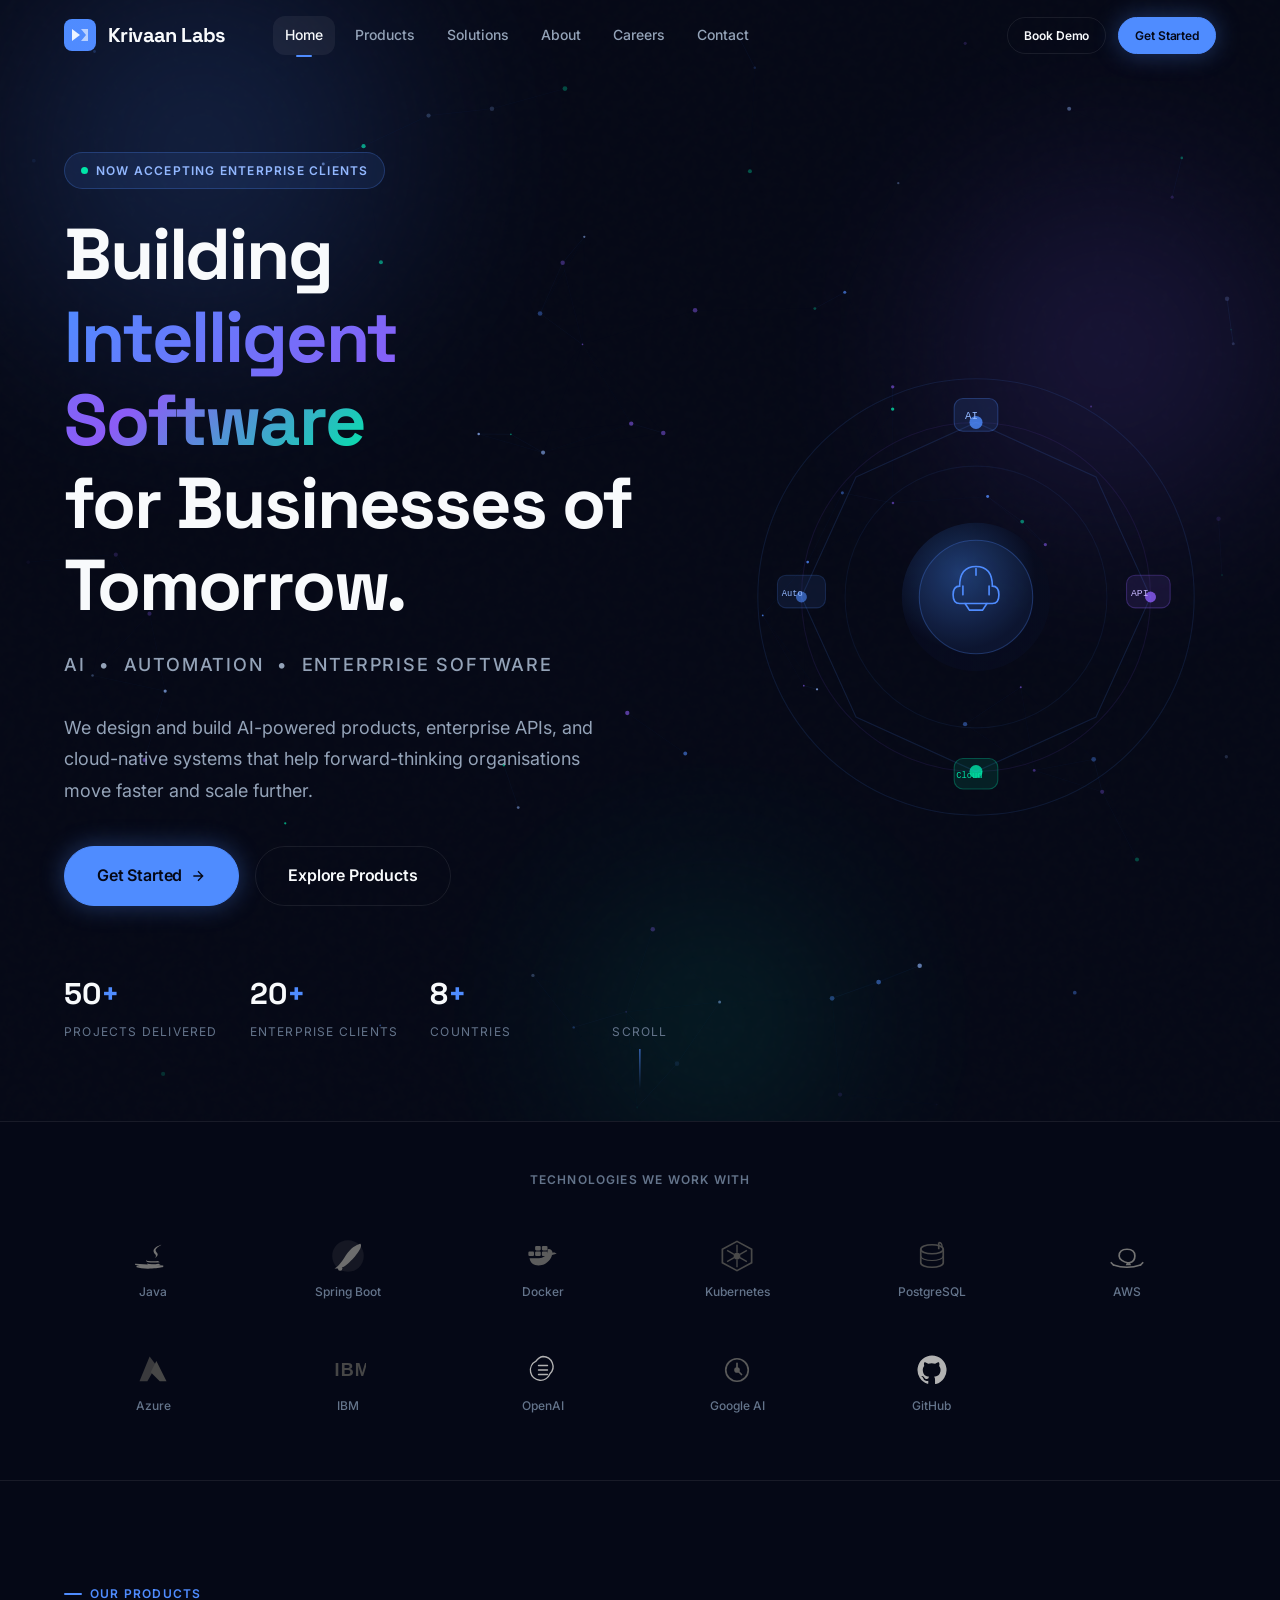
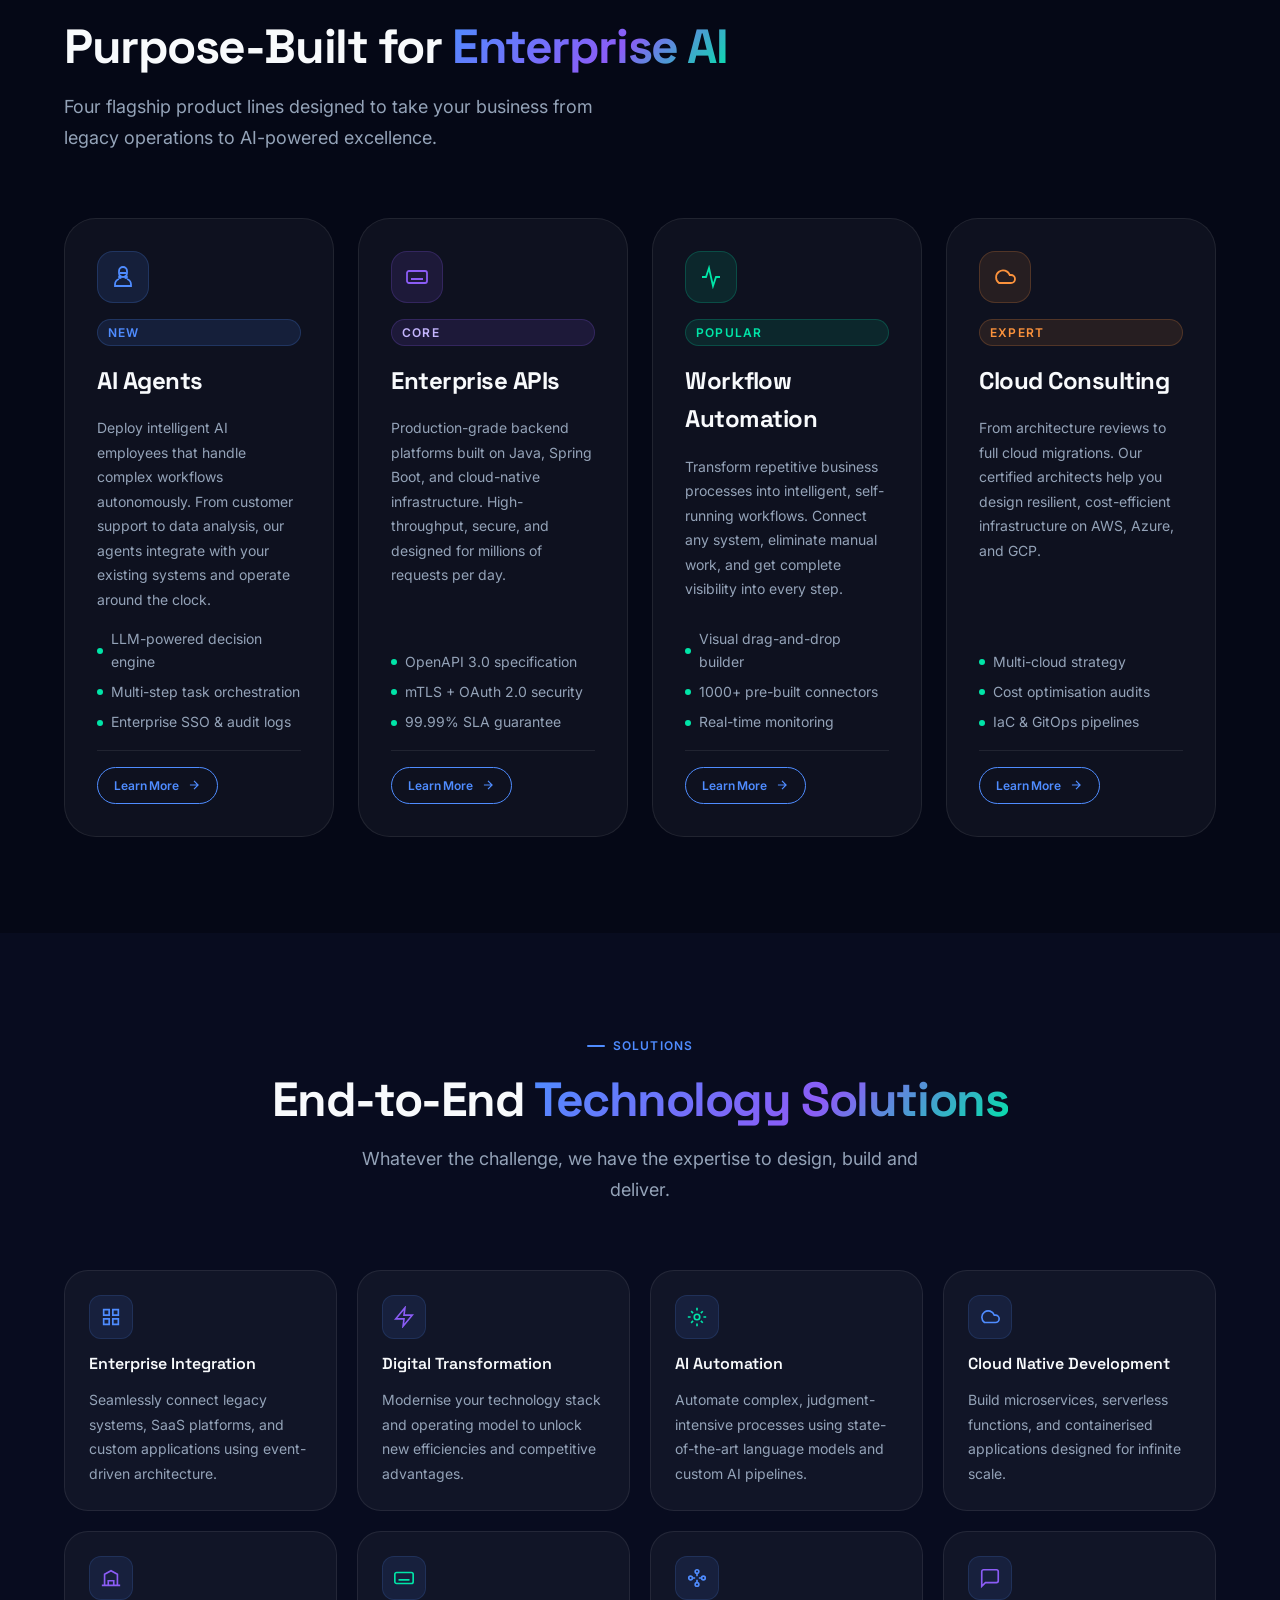
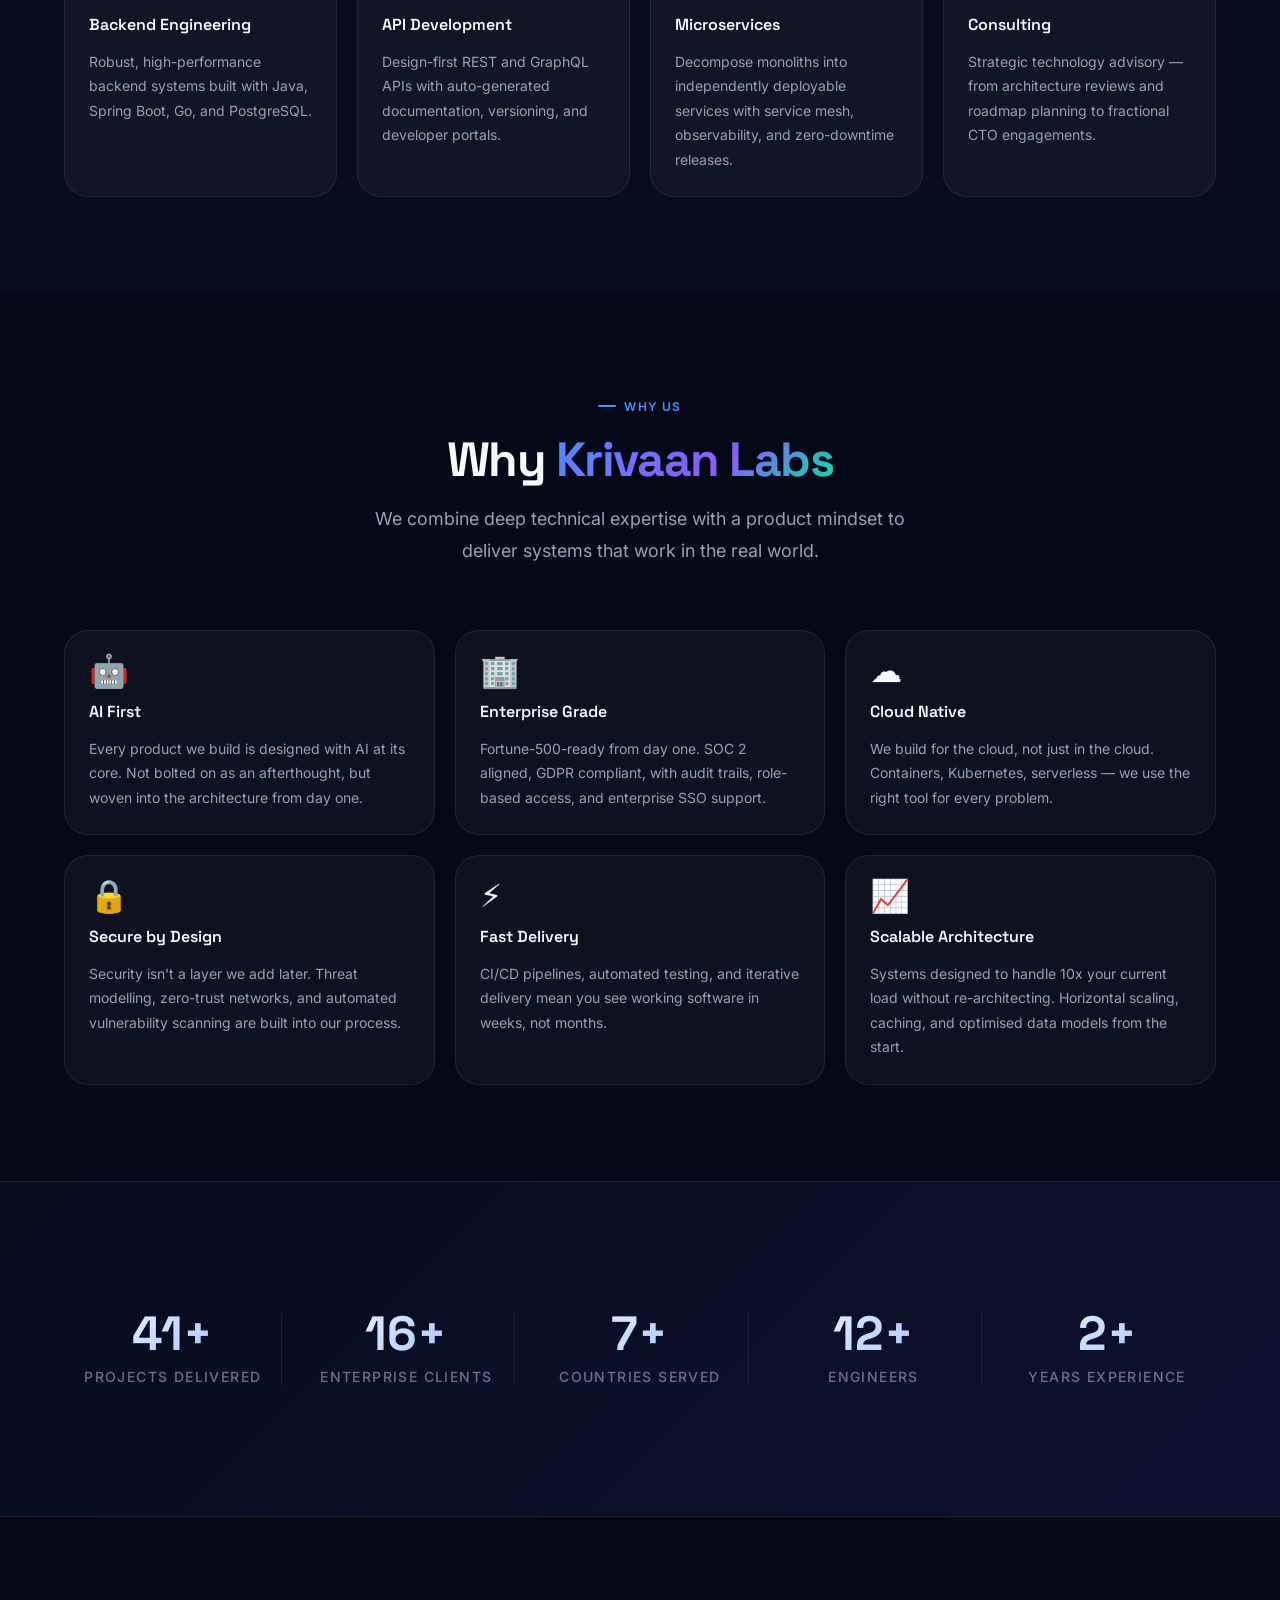
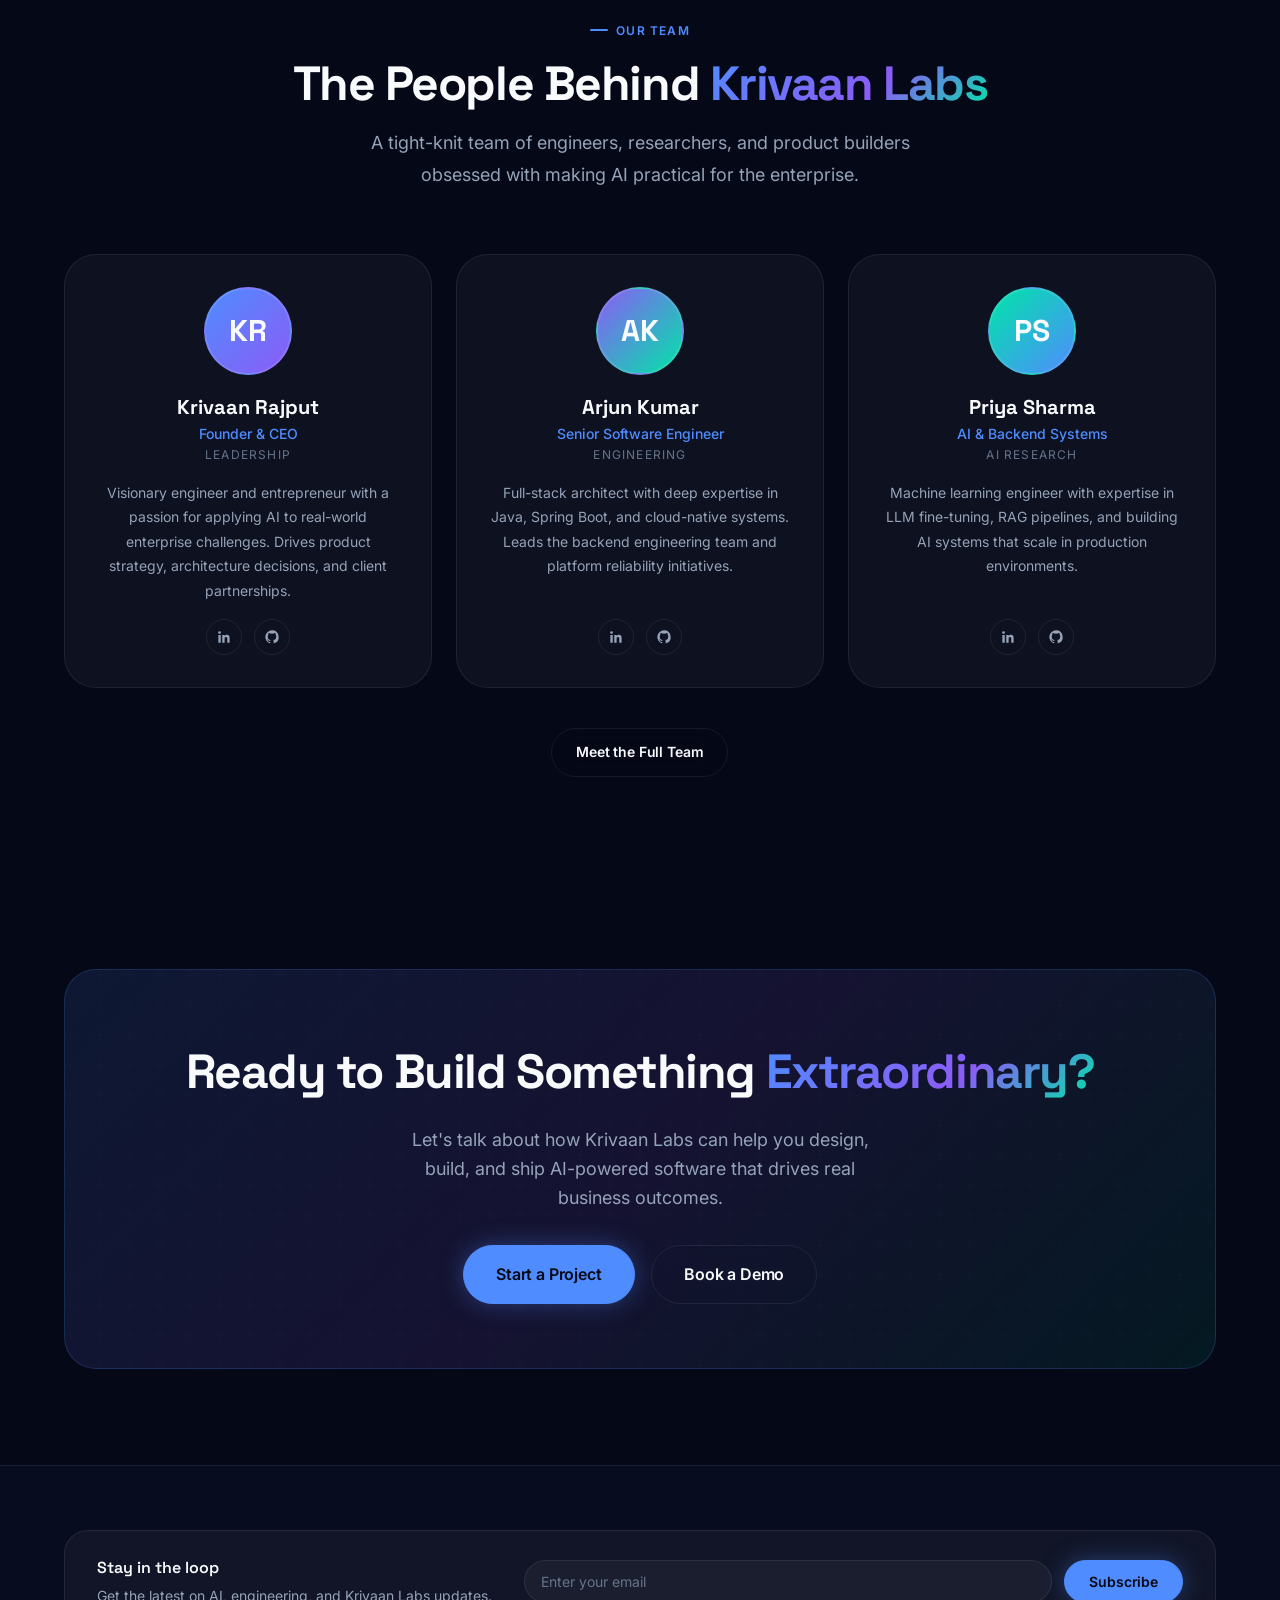
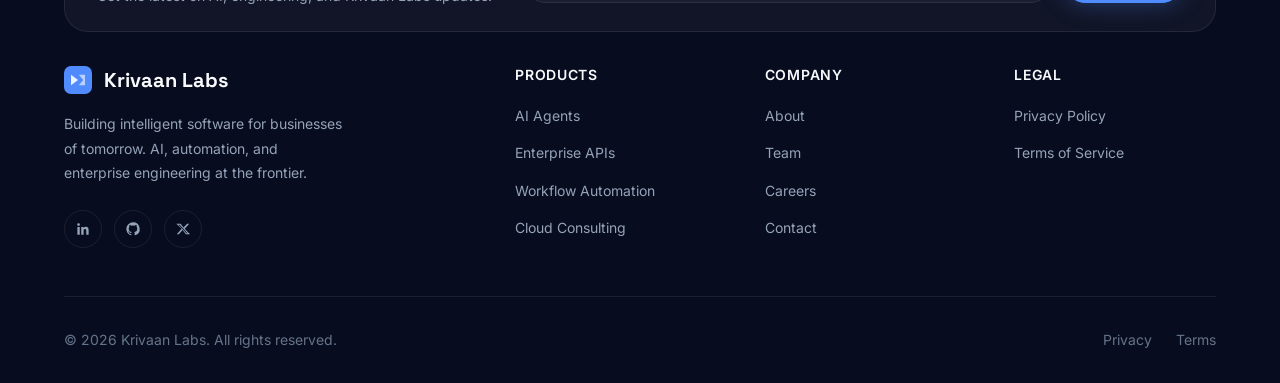
<file: index.html>
<!DOCTYPE html>
<html lang="en">
<head>
  <meta charset="UTF-8" />
  <meta name="viewport" content="width=device-width, initial-scale=1.0" />
  <title>Krivaan Labs – Building Intelligent Software for Businesses of Tomorrow</title>
  <meta name="description" content="Krivaan Labs builds AI agents, enterprise APIs, workflow automation, and cloud solutions to power the next generation of intelligent businesses." />
  <link rel="canonical" href="https://krivaanlabs.com/" />

  <!-- Open Graph -->
  <meta property="og:type"        content="website" />
  <meta property="og:url"         content="https://krivaanlabs.com/" />
  <meta property="og:title"       content="Krivaan Labs – Building Intelligent Software for Businesses of Tomorrow" />
  <meta property="og:description" content="AI agents, enterprise APIs, workflow automation and cloud consulting for the businesses of tomorrow." />
  <meta property="og:image"       content="https://krivaanlabs.com/assets/images/og-home.png" />

  <!-- Twitter Card -->
  <meta name="twitter:card"        content="summary_large_image" />
  <meta name="twitter:site"        content="@krivaanlabs" />
  <meta name="twitter:title"       content="Krivaan Labs" />
  <meta name="twitter:description" content="AI agents, enterprise APIs, workflow automation and cloud consulting." />
  <meta name="twitter:image"       content="https://krivaanlabs.com/assets/images/og-home.png" />

  <!-- Favicons -->
  <link rel="icon" type="image/svg+xml" href="assets/favicon/favicon.svg" />
  <link rel="icon" type="image/svg+xml" href="assets/favicon/favicon.svg" />
  <link rel="icon" href="assets/favicon/favicon.ico" />
  <link rel="apple-touch-icon" href="assets/favicon/apple-touch-icon.png" sizes="180x180" />
  <link rel="manifest"         href="manifest.json" />

  <!-- Fonts -->
  <link rel="preconnect" href="https://fonts.googleapis.com" />
  <link rel="preconnect" href="https://fonts.gstatic.com" crossorigin />
  <link href="https://fonts.googleapis.com/css2?family=Inter:wght@400;500;600;700;800&family=Space+Grotesk:wght@400;500;600;700;800&display=swap" rel="stylesheet" />

  <!-- Styles -->
  <link rel="stylesheet" href="css/variables.css" />
  <link rel="stylesheet" href="css/style.css" />
  <link rel="stylesheet" href="css/animations.css" />
  <link rel="stylesheet" href="css/responsive.css" />

  <!-- JSON-LD Structured Data -->
  <script type="application/ld+json">
  {
    "@context": "https://schema.org",
    "@type": "Organization",
    "name": "Krivaan Labs",
    "url": "https://krivaanlabs.com",
    "logo": "https://krivaanlabs.com/assets/logos/krivaan-labs.svg",
    "description": "AI agents, enterprise APIs, workflow automation and cloud consulting.",
    "sameAs": [
      "https://linkedin.com/company/krivaanlabs",
      "https://github.com/krivaanlabs",
      "https://twitter.com/krivaanlabs"
    ],
    "contactPoint": {
      "@type": "ContactPoint",
      "contactType": "customer support",
      "email": "hello@krivaanlabs.com"
    }
  }
  </script>
</head>
<body>

<!-- ══════════════════════════════════════════════════════════════════════
     NAVIGATION
════════════════════════════════════════════════════════════════════════ -->
<header role="banner">
  <nav class="nav" aria-label="Main navigation">
    <div class="nav__inner">

      <!-- Logo -->
      <a href="index.html" class="nav__logo" aria-label="Krivaan Labs – Home">
        <svg class="nav__logo-icon" viewBox="0 0 32 32" fill="none" aria-hidden="true">
          <rect width="32" height="32" rx="8" fill="url(#logoGrad)"/>
          <path d="M8 10l8 6-8 6V10z" fill="#fff" opacity=".9"/>
          <path d="M17 10h7v12h-7l5-6-5-6z" fill="#fff" opacity=".6"/>
          <defs>
            <linearGradient id="logoGrad" x1="0" y1="0" x2="32" y2="32">
              <stop offset="0%" stop-color="#4F8CFF"/>
              <stop offset="100%" stop-color="#8B5CF6"/>
            </linearGradient>
          </defs>
        </svg>
        Krivaan Labs
      </a>

      <!-- Links -->
      <nav class="nav__links" id="nav-links" aria-label="Site pages">
        <a href="index.html">Home</a>
        <a href="products.html">Products</a>
        <a href="solutions.html">Solutions</a>
        <a href="about.html">About</a>
        <a href="careers.html">Careers</a>
        <a href="contact.html">Contact</a>
      </nav>

      <div class="nav__spacer"></div>

      <!-- Actions -->
      <div class="nav__actions">
        <a href="contact.html" class="btn btn--ghost btn--sm">Book Demo</a>
        <a href="contact.html" class="btn btn--primary btn--sm">Get Started</a>
      </div>

      <!-- Hamburger -->
      <button class="nav__hamburger" aria-controls="nav-links" aria-expanded="false" aria-label="Toggle navigation">
        <span></span><span></span><span></span>
      </button>

    </div>
  </nav>
</header>

<main id="main-content">

<!-- ══════════════════════════════════════════════════════════════════════
     HERO
════════════════════════════════════════════════════════════════════════ -->
<section class="hero" aria-labelledby="hero-title">

  <!-- Particles canvas -->
  <canvas id="particles-canvas" class="hero__canvas" aria-hidden="true"></canvas>

  <!-- Aurora gradient blobs -->
  <div class="aurora" aria-hidden="true">
    <div class="aurora__orb aurora__orb--1"></div>
    <div class="aurora__orb aurora__orb--2"></div>
    <div class="aurora__orb aurora__orb--3"></div>
  </div>

  <div class="noise-overlay" aria-hidden="true"></div>

  <div class="hero__inner">
    <div class="hero__content">

      <div class="hero__badge hero-enter-1">
        <span class="hero__badge-dot"></span>
        Now Accepting Enterprise Clients
      </div>

      <h1 id="hero-title" class="hero__headline hero-enter-2">
        Building <span class="text-gradient">Intelligent Software</span><br />
        for Businesses of Tomorrow.
      </h1>

      <p class="hero__sub hero-enter-3">
        AI &nbsp;•&nbsp; Automation &nbsp;•&nbsp; Enterprise Software
      </p>

      <p class="hero__description hero-enter-3">
        We design and build AI-powered products, enterprise APIs, and cloud-native
        systems that help forward-thinking organisations move faster and scale further.
      </p>

      <div class="hero__buttons hero-enter-4">
        <a href="contact.html" class="btn btn--primary btn--lg">
          Get Started
          <svg width="16" height="16" viewBox="0 0 24 24" fill="none" stroke="currentColor" stroke-width="2" aria-hidden="true"><path d="M5 12h14M12 5l7 7-7 7"/></svg>
        </a>
        <a href="products.html" class="btn btn--ghost btn--lg">
          Explore Products
        </a>
      </div>

      <div class="hero__metrics hero-enter-5" aria-label="Company metrics">
        <div class="hero__metric">
          <div class="hero__metric-value">50<span style="color:var(--clr-accent)">+</span></div>
          <div class="hero__metric-label">Projects Delivered</div>
        </div>
        <div class="hero__metric">
          <div class="hero__metric-value">20<span style="color:var(--clr-accent)">+</span></div>
          <div class="hero__metric-label">Enterprise Clients</div>
        </div>
        <div class="hero__metric">
          <div class="hero__metric-value">8<span style="color:var(--clr-accent)">+</span></div>
          <div class="hero__metric-label">Countries</div>
        </div>
      </div>

    </div>

    <!-- Hero Illustration -->
    <div class="hero__illustration hero-enter-4" aria-hidden="true">
      <svg viewBox="0 0 440 440" fill="none" xmlns="http://www.w3.org/2000/svg">
        <!-- Outer ring -->
        <circle cx="220" cy="220" r="200" stroke="rgba(79,140,255,0.12)" stroke-width="1"/>
        <circle cx="220" cy="220" r="160" stroke="rgba(139,92,246,0.1)" stroke-width="1"/>
        <circle cx="220" cy="220" r="120" stroke="rgba(79,140,255,0.08)" stroke-width="1"/>
        <!-- Center orb -->
        <circle cx="220" cy="220" r="68" fill="url(#heroOrb)" opacity=".9"/>
        <circle cx="220" cy="220" r="52" fill="rgba(79,140,255,0.08)" stroke="rgba(79,140,255,0.3)" stroke-width="1"/>
        <!-- Brain icon paths -->
        <path d="M205 210 q0-18 15-18 t15 18 q6 0 6 8 t-6 8 h-30 q-6 0-6-8 t6-8z"
              fill="none" stroke="#4F8CFF" stroke-width="1.5" stroke-linecap="round"/>
        <path d="M208 210 v8 M220 200 v-6 M232 210 v8"
              stroke="#4F8CFF" stroke-width="1.5" stroke-linecap="round"/>
        <path d="M210 226 l4 6 h12 l4-6"
              fill="none" stroke="#4F8CFF" stroke-width="1.5" stroke-linecap="round"/>
        <!-- Orbiting dots -->
        <circle cx="220" cy="60" r="6" fill="#4F8CFF" opacity=".8"/>
        <circle cx="380" cy="220" r="5" fill="#8B5CF6" opacity=".8"/>
        <circle cx="220" cy="380" r="6" fill="#00E5A8" opacity=".8"/>
        <circle cx="60" cy="220" r="5" fill="#4F8CFF" opacity=".6"/>
        <!-- Connecting lines (grid) -->
        <path d="M110 110 L220 60 L330 110 L380 220 L330 330 L220 380 L110 330 L60 220 Z"
              stroke="rgba(79,140,255,0.15)" stroke-width="1" fill="none"/>
        <!-- Small feature icons at corners -->
        <!-- AI Agent icon (top) -->
        <rect x="200" y="38" width="40" height="30" rx="8" fill="rgba(79,140,255,0.12)" stroke="rgba(79,140,255,0.3)" stroke-width="1"/>
        <text x="210" y="57" font-family="monospace" font-size="10" fill="#93b8ff">AI</text>
        <!-- API icon (right) -->
        <rect x="358" y="200" width="40" height="30" rx="8" fill="rgba(139,92,246,0.12)" stroke="rgba(139,92,246,0.3)" stroke-width="1"/>
        <text x="362" y="219" font-family="monospace" font-size="9" fill="#c4b5fd">API</text>
        <!-- Cloud icon (bottom) -->
        <rect x="200" y="368" width="40" height="28" rx="8" fill="rgba(0,229,168,0.1)" stroke="rgba(0,229,168,0.3)" stroke-width="1"/>
        <text x="202" y="386" font-family="monospace" font-size="8" fill="#00E5A8">Cloud</text>
        <!-- Auto icon (left) -->
        <rect x="38" y="200" width="44" height="30" rx="8" fill="rgba(79,140,255,0.1)" stroke="rgba(79,140,255,0.2)" stroke-width="1"/>
        <text x="42" y="219" font-family="monospace" font-size="8" fill="#93b8ff">Auto</text>
        <defs>
          <radialGradient id="heroOrb" cx="40%" cy="35%">
            <stop offset="0%" stop-color="#1e3a6e"/>
            <stop offset="100%" stop-color="#080c1f"/>
          </radialGradient>
        </defs>
      </svg>
    </div>

  </div>

  <!-- Scroll indicator -->
  <div class="hero__scroll" aria-hidden="true">
    <span>Scroll</span>
    <div class="hero__scroll-line"></div>
  </div>

</section>

<!-- ══════════════════════════════════════════════════════════════════════
     TRUSTED TECHNOLOGIES
════════════════════════════════════════════════════════════════════════ -->
<section class="tech" aria-label="Technologies we work with">
  <p class="tech__label">Technologies We Work With</p>
  <div class="tech__logos stagger-children">

    <!-- Java -->
    <div class="tech__item reveal">
      <svg width="36" height="36" viewBox="0 0 32 32" fill="none" aria-label="Java">
        <path d="M12 22s-1.5.9 1 1.2c3 .3 4.5.3 7.8-.3 0 0 .9.5 2 1C17 25.8 8 24.7 12 22z" fill="#f89820"/>
        <path d="M11 19s-1.7 1.2 1 1.5c2.4.3 6.1.3 8.5 0 0 0 .6.6 1.6 1C16 22.3 7 21.7 11 19z" fill="#f89820"/>
        <path d="M18 14.4c1.6 1.8-.4 3.4-.4 3.4s3.9-2 2.1-4.5c-1.7-2.3-3-3.5 4-7.4 0 0-11 2.7-5.7 8.5z" fill="#f89820"/>
        <path d="M25 24.5s1.1.9-1.2 1.6c-4.4 1.3-18.3 1.7-22.2 0-1.4-.6.2-1.4 1.3-1.2.5.1 1 .2 1 .2-1.2-.8-7.4-1.6-3.2-2.3 10.8-1.8 24.3 1.7z" fill="#f89820"/>
      </svg>
      <span class="tech__name">Java</span>
    </div>

    <!-- Spring Boot -->
    <div class="tech__item reveal">
      <svg width="36" height="36" viewBox="0 0 32 32" fill="none" aria-label="Spring Boot">
        <circle cx="16" cy="16" r="14" fill="#6DB33F" opacity=".15"/>
        <path d="M27 5c0 0-5 1-9.5 6C12.5 16.2 10 24 4 27c0 0 5 1.5 11-3.5S30 8 27 5z" fill="#6DB33F"/>
        <circle cx="9" cy="27" r="2" fill="#6DB33F"/>
      </svg>
      <span class="tech__name">Spring Boot</span>
    </div>

    <!-- Docker -->
    <div class="tech__item reveal">
      <svg width="36" height="36" viewBox="0 0 32 32" fill="none" aria-label="Docker">
        <rect x="3" y="12" width="5" height="4" rx="1" fill="#2496ED"/>
        <rect x="9" y="12" width="5" height="4" rx="1" fill="#2496ED"/>
        <rect x="15" y="12" width="5" height="4" rx="1" fill="#2496ED"/>
        <rect x="9" y="7" width="5" height="4" rx="1" fill="#2496ED"/>
        <rect x="15" y="7" width="5" height="4" rx="1" fill="#2496ED"/>
        <path d="M28 14.5c-.5-1.5-2-2-3.5-1.5-.3-2.5-2.5-3.5-4-3h-.5c.5 3.5-1 6-5 7.5-2 .5-3 .5-5 .5H4c.5 3 2 5 5 6 2 .5 4 .5 6 0 5-1.5 8-5 9-9l4-1z" fill="#2496ED"/>
      </svg>
      <span class="tech__name">Docker</span>
    </div>

    <!-- Kubernetes -->
    <div class="tech__item reveal">
      <svg width="36" height="36" viewBox="0 0 32 32" fill="none" aria-label="Kubernetes">
        <polygon points="16,3 29,10 29,22 16,29 3,22 3,10" fill="none" stroke="#326CE5" stroke-width="1.5"/>
        <circle cx="16" cy="16" r="3" fill="#326CE5"/>
        <line x1="16" y1="13" x2="16" y2="6"  stroke="#326CE5" stroke-width="1.2"/>
        <line x1="16" y1="19" x2="16" y2="26" stroke="#326CE5" stroke-width="1.2"/>
        <line x1="13.4" y1="14.5" x2="7.2" y2="11" stroke="#326CE5" stroke-width="1.2"/>
        <line x1="18.6" y1="17.5" x2="24.8" y2="21" stroke="#326CE5" stroke-width="1.2"/>
        <line x1="13.4" y1="17.5" x2="7.2" y2="21" stroke="#326CE5" stroke-width="1.2"/>
        <line x1="18.6" y1="14.5" x2="24.8" y2="11" stroke="#326CE5" stroke-width="1.2"/>
      </svg>
      <span class="tech__name">Kubernetes</span>
    </div>

    <!-- PostgreSQL -->
    <div class="tech__item reveal">
      <svg width="36" height="36" viewBox="0 0 32 32" fill="none" aria-label="PostgreSQL">
        <ellipse cx="16" cy="10" rx="10" ry="4" fill="none" stroke="#4169E1" stroke-width="1.5"/>
        <path d="M6 10v12c0 2.2 4.5 4 10 4s10-1.8 10-4V10" stroke="#4169E1" stroke-width="1.5" fill="none"/>
        <path d="M6 16c0 2.2 4.5 4 10 4s10-1.8 10-4" stroke="#4169E1" stroke-width="1" fill="none"/>
        <line x1="22" y1="10" x2="22" y2="4" stroke="#4169E1" stroke-width="1.5"/>
        <path d="M22 4 q3 0 3 4" stroke="#4169E1" stroke-width="1.2" fill="none"/>
      </svg>
      <span class="tech__name">PostgreSQL</span>
    </div>

    <!-- AWS -->
    <div class="tech__item reveal">
      <svg width="36" height="36" viewBox="0 0 32 32" fill="none" aria-label="AWS">
        <path d="M9 16c0-4 3-6 7-6s7 2 7 6c0 3-2 5.5-5 6l.5 1.5H16l.5-1.5C13 21.5 9 19 9 16z" fill="none" stroke="#FF9900" stroke-width="1.5"/>
        <path d="M4 24 q12 4 24 0" stroke="#FF9900" stroke-width="1.5" fill="none" stroke-linecap="round"/>
        <path d="M2 22 l2 2 M30 22 l-2 2" stroke="#FF9900" stroke-width="1.5" stroke-linecap="round"/>
      </svg>
      <span class="tech__name">AWS</span>
    </div>

    <!-- Azure -->
    <div class="tech__item reveal">
      <svg width="36" height="36" viewBox="0 0 32 32" fill="none" aria-label="Azure">
        <path d="M13 4L4 26h7l8-14L13 4z" fill="#0078D4" opacity=".8"/>
        <path d="M19 8l-5 10 8 8H28L19 8z" fill="#0078D4"/>
      </svg>
      <span class="tech__name">Azure</span>
    </div>

    <!-- IBM -->
    <div class="tech__item reveal">
      <svg width="36" height="36" viewBox="0 0 32 32" fill="none" aria-label="IBM">
        <text x="4" y="21" font-family="Arial Black,sans-serif" font-weight="900" font-size="16" fill="#1F70C1" letter-spacing="1">IBM</text>
      </svg>
      <span class="tech__name">IBM</span>
    </div>

    <!-- OpenAI -->
    <div class="tech__item reveal">
      <svg width="36" height="36" viewBox="0 0 32 32" fill="none" aria-label="OpenAI">
        <path d="M16 4a9 9 0 0 1 6.2 15.4A9 9 0 0 1 5 18a9 9 0 0 1 4.8-9.8A9 9 0 0 1 16 4z" stroke="#fff" stroke-width="1.2" fill="none"/>
        <path d="M12 12 l8 0 M12 16 l8 0 M12 20 l8 0" stroke="#fff" stroke-width="1.2" stroke-linecap="round"/>
      </svg>
      <span class="tech__name">OpenAI</span>
    </div>

    <!-- Google AI -->
    <div class="tech__item reveal">
      <svg width="36" height="36" viewBox="0 0 32 32" fill="none" aria-label="Google AI">
        <circle cx="16" cy="16" r="10" fill="none" stroke="url(#gaiGrad)" stroke-width="1.5"/>
        <path d="M16 10v6l4 4" stroke="#4285F4" stroke-width="1.5" stroke-linecap="round"/>
        <circle cx="16" cy="16" r="2.5" fill="#4285F4"/>
        <defs>
          <linearGradient id="gaiGrad" x1="6" y1="6" x2="26" y2="26">
            <stop stop-color="#4285F4"/><stop offset=".33" stop-color="#EA4335"/>
            <stop offset=".67" stop-color="#FBBC05"/><stop offset="1" stop-color="#34A853"/>
          </linearGradient>
        </defs>
      </svg>
      <span class="tech__name">Google AI</span>
    </div>

    <!-- GitHub -->
    <div class="tech__item reveal">
      <svg width="36" height="36" viewBox="0 0 32 32" fill="none" aria-label="GitHub">
        <path d="M16 3a13 13 0 0 0-4.1 25.3c.6.1.8-.3.8-.6v-2.2c-3.5.8-4.2-1.5-4.2-1.5-.6-1.5-1.4-1.9-1.4-1.9-1.1-.8.1-.8.1-.8 1.2.1 1.9 1.3 1.9 1.3 1.1 1.9 2.9 1.3 3.6 1 .1-.8.4-1.3.8-1.6-2.8-.3-5.7-1.4-5.7-6.2 0-1.4.5-2.5 1.3-3.4-.1-.3-.6-1.6.1-3.3 0 0 1-.3 3.4 1.3a11.8 11.8 0 0 1 6.2 0c2.4-1.6 3.4-1.3 3.4-1.3.7 1.7.3 3 .1 3.3.8.9 1.3 2 1.3 3.4 0 4.8-3 5.9-5.8 6.2.5.4.9 1.2.9 2.4v3.5c0 .3.2.7.8.6A13 13 0 0 0 16 3z" fill="#fff"/>
      </svg>
      <span class="tech__name">GitHub</span>
    </div>

  </div>
</section>

<!-- ══════════════════════════════════════════════════════════════════════
     PRODUCTS
════════════════════════════════════════════════════════════════════════ -->
<section class="section" id="products" aria-labelledby="products-title">
  <div class="container">

    <div class="section-header">
      <div class="section-eyebrow">Our Products</div>
      <h2 class="section-title" id="products-title">
        Purpose-Built for <span class="text-gradient">Enterprise AI</span>
      </h2>
      <p class="section-subtitle">
        Four flagship product lines designed to take your business from legacy operations
        to AI-powered excellence.
      </p>
    </div>

    <div class="products__grid stagger-children">

      <!-- AI Agents -->
      <div class="product-card reveal hover-lift">
        <div class="product-card__icon">
          <svg width="24" height="24" viewBox="0 0 24 24" fill="none" stroke="#4F8CFF" stroke-width="1.8" aria-hidden="true">
            <path d="M12 2a4 4 0 0 1 4 4v2a4 4 0 0 1-8 0V6a4 4 0 0 1 4-4z"/>
            <path d="M8 14a6 6 0 0 0-4 5.6V21h16v-1.4A6 6 0 0 0 16 14"/>
            <path d="M9 8h6"/>
            <circle cx="9" cy="12" r="1" fill="#4F8CFF"/>
            <circle cx="15" cy="12" r="1" fill="#4F8CFF"/>
          </svg>
        </div>
        <span class="badge badge--blue">New</span>
        <h3 class="product-card__title">AI Agents</h3>
        <p class="product-card__desc">
          Deploy intelligent AI employees that handle complex workflows autonomously.
          From customer support to data analysis, our agents integrate with your
          existing systems and operate around the clock.
        </p>
        <ul class="product-card__features" aria-label="Features">
          <li class="product-card__feature">LLM-powered decision engine</li>
          <li class="product-card__feature">Multi-step task orchestration</li>
          <li class="product-card__feature">Enterprise SSO & audit logs</li>
        </ul>
        <div class="product-card__footer">
          <a href="products.html#ai-agents" class="btn btn--outline-accent btn--sm">
            Learn More
            <svg width="14" height="14" viewBox="0 0 24 24" fill="none" stroke="currentColor" stroke-width="2" aria-hidden="true"><path d="M5 12h14M12 5l7 7-7 7"/></svg>
          </a>
        </div>
      </div>

      <!-- Enterprise APIs -->
      <div class="product-card reveal hover-lift">
        <div class="product-card__icon product-card__icon--purple">
          <svg width="24" height="24" viewBox="0 0 24 24" fill="none" stroke="#8B5CF6" stroke-width="1.8" aria-hidden="true">
            <rect x="2" y="6" width="20" height="12" rx="2"/>
            <path d="M6 10h.01M9 10h.01M6 14h12"/>
          </svg>
        </div>
        <span class="badge badge--purple">Core</span>
        <h3 class="product-card__title">Enterprise APIs</h3>
        <p class="product-card__desc">
          Production-grade backend platforms built on Java, Spring Boot, and
          cloud-native infrastructure. High-throughput, secure, and designed for
          millions of requests per day.
        </p>
        <ul class="product-card__features" aria-label="Features">
          <li class="product-card__feature">OpenAPI 3.0 specification</li>
          <li class="product-card__feature">mTLS + OAuth 2.0 security</li>
          <li class="product-card__feature">99.99% SLA guarantee</li>
        </ul>
        <div class="product-card__footer">
          <a href="products.html#enterprise-apis" class="btn btn--outline-accent btn--sm">
            Learn More
            <svg width="14" height="14" viewBox="0 0 24 24" fill="none" stroke="currentColor" stroke-width="2" aria-hidden="true"><path d="M5 12h14M12 5l7 7-7 7"/></svg>
          </a>
        </div>
      </div>

      <!-- Workflow Automation -->
      <div class="product-card reveal hover-lift">
        <div class="product-card__icon product-card__icon--green">
          <svg width="24" height="24" viewBox="0 0 24 24" fill="none" stroke="#00E5A8" stroke-width="1.8" aria-hidden="true">
            <path d="M3 12h4l3-9 4 18 3-9h4"/>
          </svg>
        </div>
        <span class="badge badge--green">Popular</span>
        <h3 class="product-card__title">Workflow Automation</h3>
        <p class="product-card__desc">
          Transform repetitive business processes into intelligent, self-running
          workflows. Connect any system, eliminate manual work, and get complete
          visibility into every step.
        </p>
        <ul class="product-card__features" aria-label="Features">
          <li class="product-card__feature">Visual drag-and-drop builder</li>
          <li class="product-card__feature">1000+ pre-built connectors</li>
          <li class="product-card__feature">Real-time monitoring</li>
        </ul>
        <div class="product-card__footer">
          <a href="products.html#workflow" class="btn btn--outline-accent btn--sm">
            Learn More
            <svg width="14" height="14" viewBox="0 0 24 24" fill="none" stroke="currentColor" stroke-width="2" aria-hidden="true"><path d="M5 12h14M12 5l7 7-7 7"/></svg>
          </a>
        </div>
      </div>

      <!-- Cloud Consulting -->
      <div class="product-card reveal hover-lift">
        <div class="product-card__icon product-card__icon--orange">
          <svg width="24" height="24" viewBox="0 0 24 24" fill="none" stroke="#fb923c" stroke-width="1.8" aria-hidden="true">
            <path d="M18 10h-1.3A7 7 0 1 0 6 18h12a4 4 0 0 0 0-8z"/>
          </svg>
        </div>
        <span class="badge badge--new">Expert</span>
        <h3 class="product-card__title">Cloud Consulting</h3>
        <p class="product-card__desc">
          From architecture reviews to full cloud migrations. Our certified
          architects help you design resilient, cost-efficient infrastructure
          on AWS, Azure, and GCP.
        </p>
        <ul class="product-card__features" aria-label="Features">
          <li class="product-card__feature">Multi-cloud strategy</li>
          <li class="product-card__feature">Cost optimisation audits</li>
          <li class="product-card__feature">IaC & GitOps pipelines</li>
        </ul>
        <div class="product-card__footer">
          <a href="products.html#cloud" class="btn btn--outline-accent btn--sm">
            Learn More
            <svg width="14" height="14" viewBox="0 0 24 24" fill="none" stroke="currentColor" stroke-width="2" aria-hidden="true"><path d="M5 12h14M12 5l7 7-7 7"/></svg>
          </a>
        </div>
      </div>

    </div>

  </div>
</section>

<!-- ══════════════════════════════════════════════════════════════════════
     SOLUTIONS
════════════════════════════════════════════════════════════════════════ -->
<section class="section section--alt" id="solutions" aria-labelledby="solutions-title">
  <div class="container">

    <div class="section-header section-header--center">
      <div class="section-eyebrow">Solutions</div>
      <h2 class="section-title" id="solutions-title">
        End-to-End <span class="text-gradient">Technology Solutions</span>
      </h2>
      <p class="section-subtitle">
        Whatever the challenge, we have the expertise to design, build and deliver.
      </p>
    </div>

    <div class="solutions__grid stagger-children">

      <div class="solution-card reveal">
        <div class="solution-card__icon">
          <svg width="22" height="22" viewBox="0 0 24 24" fill="none" stroke="#4F8CFF" stroke-width="1.8" aria-hidden="true"><path d="M4 4h6v6H4zM14 4h6v6h-6zM4 14h6v6H4zM14 14h6v6h-6z"/></svg>
        </div>
        <h3 class="solution-card__title">Enterprise Integration</h3>
        <p class="solution-card__desc">Seamlessly connect legacy systems, SaaS platforms, and custom applications using event-driven architecture.</p>
      </div>

      <div class="solution-card reveal">
        <div class="solution-card__icon">
          <svg width="22" height="22" viewBox="0 0 24 24" fill="none" stroke="#8B5CF6" stroke-width="1.8" aria-hidden="true"><path d="M13 2L3 14h9l-1 8 10-12h-9l1-8z"/></svg>
        </div>
        <h3 class="solution-card__title">Digital Transformation</h3>
        <p class="solution-card__desc">Modernise your technology stack and operating model to unlock new efficiencies and competitive advantages.</p>
      </div>

      <div class="solution-card reveal">
        <div class="solution-card__icon">
          <svg width="22" height="22" viewBox="0 0 24 24" fill="none" stroke="#00E5A8" stroke-width="1.8" aria-hidden="true"><circle cx="12" cy="12" r="3"/><path d="M12 2v3M12 19v3M2 12h3M19 12h3"/><path d="M5.6 5.6l2.1 2.1M16.2 16.2l2.1 2.1M5.6 18.4l2.1-2.1M16.2 7.8l2.1-2.1"/></svg>
        </div>
        <h3 class="solution-card__title">AI Automation</h3>
        <p class="solution-card__desc">Automate complex, judgment-intensive processes using state-of-the-art language models and custom AI pipelines.</p>
      </div>

      <div class="solution-card reveal">
        <div class="solution-card__icon">
          <svg width="22" height="22" viewBox="0 0 24 24" fill="none" stroke="#4F8CFF" stroke-width="1.8" aria-hidden="true"><path d="M18 10h-1.3A7 7 0 1 0 6 18h12a4 4 0 0 0 0-8z"/></svg>
        </div>
        <h3 class="solution-card__title">Cloud Native Development</h3>
        <p class="solution-card__desc">Build microservices, serverless functions, and containerised applications designed for infinite scale.</p>
      </div>

      <div class="solution-card reveal">
        <div class="solution-card__icon">
          <svg width="22" height="22" viewBox="0 0 24 24" fill="none" stroke="#8B5CF6" stroke-width="1.8" aria-hidden="true"><path d="M2 20h20M5 20V8l7-4 7 4v12"/><path d="M9 20v-5h6v5"/></svg>
        </div>
        <h3 class="solution-card__title">Backend Engineering</h3>
        <p class="solution-card__desc">Robust, high-performance backend systems built with Java, Spring Boot, Go, and PostgreSQL.</p>
      </div>

      <div class="solution-card reveal">
        <div class="solution-card__icon">
          <svg width="22" height="22" viewBox="0 0 24 24" fill="none" stroke="#00E5A8" stroke-width="1.8" aria-hidden="true"><rect x="2" y="6" width="20" height="12" rx="2"/><path d="M6 10h.01M9 10h.01M6 14h12"/></svg>
        </div>
        <h3 class="solution-card__title">API Development</h3>
        <p class="solution-card__desc">Design-first REST and GraphQL APIs with auto-generated documentation, versioning, and developer portals.</p>
      </div>

      <div class="solution-card reveal">
        <div class="solution-card__icon">
          <svg width="22" height="22" viewBox="0 0 24 24" fill="none" stroke="#4F8CFF" stroke-width="1.8" aria-hidden="true"><circle cx="5" cy="12" r="2"/><circle cx="12" cy="5" r="2"/><circle cx="19" cy="12" r="2"/><circle cx="12" cy="19" r="2"/><path d="M7 12h3M14 12h3M12 7v3M12 14v3"/></svg>
        </div>
        <h3 class="solution-card__title">Microservices</h3>
        <p class="solution-card__desc">Decompose monoliths into independently deployable services with service mesh, observability, and zero-downtime releases.</p>
      </div>

      <div class="solution-card reveal">
        <div class="solution-card__icon">
          <svg width="22" height="22" viewBox="0 0 24 24" fill="none" stroke="#8B5CF6" stroke-width="1.8" aria-hidden="true"><path d="M21 15a2 2 0 0 1-2 2H7l-4 4V5a2 2 0 0 1 2-2h14a2 2 0 0 1 2 2z"/></svg>
        </div>
        <h3 class="solution-card__title">Consulting</h3>
        <p class="solution-card__desc">Strategic technology advisory — from architecture reviews and roadmap planning to fractional CTO engagements.</p>
      </div>

    </div>

  </div>
</section>

<!-- ══════════════════════════════════════════════════════════════════════
     WHY KRIVAAN LABS
════════════════════════════════════════════════════════════════════════ -->
<section class="section" id="why" aria-labelledby="why-title">
  <div class="container">

    <div class="section-header section-header--center">
      <div class="section-eyebrow">Why Us</div>
      <h2 class="section-title" id="why-title">
        Why <span class="text-gradient">Krivaan Labs</span>
      </h2>
      <p class="section-subtitle">
        We combine deep technical expertise with a product mindset to deliver systems
        that work in the real world.
      </p>
    </div>

    <div class="why__grid stagger-children">

      <div class="why-card reveal">
        <div class="why-card__icon" aria-hidden="true">🤖</div>
        <h3 class="why-card__title">AI First</h3>
        <p class="why-card__desc">Every product we build is designed with AI at its core. Not bolted on as an afterthought, but woven into the architecture from day one.</p>
      </div>

      <div class="why-card reveal">
        <div class="why-card__icon" aria-hidden="true">🏢</div>
        <h3 class="why-card__title">Enterprise Grade</h3>
        <p class="why-card__desc">Fortune-500-ready from day one. SOC 2 aligned, GDPR compliant, with audit trails, role-based access, and enterprise SSO support.</p>
      </div>

      <div class="why-card reveal">
        <div class="why-card__icon" aria-hidden="true">☁️</div>
        <h3 class="why-card__title">Cloud Native</h3>
        <p class="why-card__desc">We build for the cloud, not just in the cloud. Containers, Kubernetes, serverless — we use the right tool for every problem.</p>
      </div>

      <div class="why-card reveal">
        <div class="why-card__icon" aria-hidden="true">🔒</div>
        <h3 class="why-card__title">Secure by Design</h3>
        <p class="why-card__desc">Security isn't a layer we add later. Threat modelling, zero-trust networks, and automated vulnerability scanning are built into our process.</p>
      </div>

      <div class="why-card reveal">
        <div class="why-card__icon" aria-hidden="true">⚡</div>
        <h3 class="why-card__title">Fast Delivery</h3>
        <p class="why-card__desc">CI/CD pipelines, automated testing, and iterative delivery mean you see working software in weeks, not months.</p>
      </div>

      <div class="why-card reveal">
        <div class="why-card__icon" aria-hidden="true">📈</div>
        <h3 class="why-card__title">Scalable Architecture</h3>
        <p class="why-card__desc">Systems designed to handle 10x your current load without re-architecting. Horizontal scaling, caching, and optimised data models from the start.</p>
      </div>

    </div>

  </div>
</section>

<!-- ══════════════════════════════════════════════════════════════════════
     STATS
════════════════════════════════════════════════════════════════════════ -->
<section class="stats section" id="stats" aria-label="Company statistics">
  <div class="container">
    <div class="stats__grid">

      <div class="stat-item reveal">
        <div class="stat-item__value" data-count="50" data-suffix="+">0+</div>
        <div class="stat-item__label">Projects Delivered</div>
      </div>

      <div class="stat-item reveal">
        <div class="stat-item__value" data-count="20" data-suffix="+">0+</div>
        <div class="stat-item__label">Enterprise Clients</div>
      </div>

      <div class="stat-item reveal">
        <div class="stat-item__value" data-count="8" data-suffix="+">0+</div>
        <div class="stat-item__label">Countries Served</div>
      </div>

      <div class="stat-item reveal">
        <div class="stat-item__value" data-count="15" data-suffix="+">0+</div>
        <div class="stat-item__label">Engineers</div>
      </div>

      <div class="stat-item reveal">
        <div class="stat-item__value" data-count="3" data-suffix="+">0+</div>
        <div class="stat-item__label">Years Experience</div>
      </div>

    </div>
  </div>
</section>

<!-- ══════════════════════════════════════════════════════════════════════
     TEAM PREVIEW
════════════════════════════════════════════════════════════════════════ -->
<section class="section" id="team" aria-labelledby="team-title">
  <div class="container">

    <div class="section-header section-header--center">
      <div class="section-eyebrow">Our Team</div>
      <h2 class="section-title" id="team-title">
        The People Behind <span class="text-gradient">Krivaan Labs</span>
      </h2>
      <p class="section-subtitle">
        A tight-knit team of engineers, researchers, and product builders obsessed with
        making AI practical for the enterprise.
      </p>
    </div>

    <div class="team__grid stagger-children">

      <div class="team-card reveal">
        <div class="team-card__avatar" aria-hidden="true">KR</div>
        <div>
          <div class="team-card__name">Krivaan Rajput</div>
          <div class="team-card__role">Founder & CEO</div>
          <div class="team-card__dept">Leadership</div>
        </div>
        <p class="team-card__bio">
          Visionary engineer and entrepreneur with a passion for applying AI to real-world
          enterprise challenges. Drives product strategy, architecture decisions, and client partnerships.
        </p>
        <div class="team-card__links">
          <a href="https://linkedin.com/in/krivaanrajput" aria-label="Krivaan LinkedIn" target="_blank" rel="noopener">
            <svg viewBox="0 0 24 24" fill="currentColor" aria-hidden="true"><path d="M20.45 20.45h-3.55v-5.57c0-1.33-.03-3.04-1.85-3.04-1.85 0-2.13 1.44-2.13 2.93v5.68H9.37V9h3.41v1.56h.05c.47-.9 1.63-1.85 3.36-1.85 3.59 0 4.26 2.36 4.26 5.44v6.3zM5.34 7.43a2.06 2.06 0 1 1 0-4.12 2.06 2.06 0 0 1 0 4.12zM7.12 20.45H3.56V9h3.56v11.45z"/></svg>
          </a>
          <a href="https://github.com/krivaanlabs" aria-label="Krivaan GitHub" target="_blank" rel="noopener">
            <svg viewBox="0 0 24 24" fill="currentColor" aria-hidden="true"><path d="M12 2a10 10 0 0 0-3.16 19.5c.5.08.68-.22.68-.48l-.01-1.7c-2.78.6-3.37-1.34-3.37-1.34-.46-1.16-1.11-1.47-1.11-1.47-.9-.62.07-.6.07-.6 1 .07 1.53 1.03 1.53 1.03.9 1.52 2.34 1.08 2.91.83.09-.65.35-1.09.63-1.34-2.22-.25-4.55-1.11-4.55-4.94 0-1.09.39-1.98 1.03-2.68-.1-.25-.45-1.27.1-2.64 0 0 .84-.27 2.75 1.02a9.58 9.58 0 0 1 5 0c1.91-1.29 2.75-1.02 2.75-1.02.55 1.37.2 2.39.1 2.64.64.7 1.03 1.59 1.03 2.68 0 3.84-2.34 4.68-4.57 4.93.36.31.68.92.68 1.85l-.01 2.75c0 .26.18.57.69.47A10 10 0 0 0 12 2z"/></svg>
          </a>
        </div>
      </div>

      <div class="team-card reveal">
        <div class="team-card__avatar" aria-hidden="true" style="background:linear-gradient(135deg,#8B5CF6,#00E5A8)">AK</div>
        <div>
          <div class="team-card__name">Arjun Kumar</div>
          <div class="team-card__role">Senior Software Engineer</div>
          <div class="team-card__dept">Engineering</div>
        </div>
        <p class="team-card__bio">
          Full-stack architect with deep expertise in Java, Spring Boot, and cloud-native
          systems. Leads the backend engineering team and platform reliability initiatives.
        </p>
        <div class="team-card__links">
          <a href="#" aria-label="Arjun LinkedIn" target="_blank" rel="noopener">
            <svg viewBox="0 0 24 24" fill="currentColor" aria-hidden="true"><path d="M20.45 20.45h-3.55v-5.57c0-1.33-.03-3.04-1.85-3.04-1.85 0-2.13 1.44-2.13 2.93v5.68H9.37V9h3.41v1.56h.05c.47-.9 1.63-1.85 3.36-1.85 3.59 0 4.26 2.36 4.26 5.44v6.3zM5.34 7.43a2.06 2.06 0 1 1 0-4.12 2.06 2.06 0 0 1 0 4.12zM7.12 20.45H3.56V9h3.56v11.45z"/></svg>
          </a>
          <a href="#" aria-label="Arjun GitHub" target="_blank" rel="noopener">
            <svg viewBox="0 0 24 24" fill="currentColor" aria-hidden="true"><path d="M12 2a10 10 0 0 0-3.16 19.5c.5.08.68-.22.68-.48l-.01-1.7c-2.78.6-3.37-1.34-3.37-1.34-.46-1.16-1.11-1.47-1.11-1.47-.9-.62.07-.6.07-.6 1 .07 1.53 1.03 1.53 1.03.9 1.52 2.34 1.08 2.91.83.09-.65.35-1.09.63-1.34-2.22-.25-4.55-1.11-4.55-4.94 0-1.09.39-1.98 1.03-2.68-.1-.25-.45-1.27.1-2.64 0 0 .84-.27 2.75 1.02a9.58 9.58 0 0 1 5 0c1.91-1.29 2.75-1.02 2.75-1.02.55 1.37.2 2.39.1 2.64.64.7 1.03 1.59 1.03 2.68 0 3.84-2.34 4.68-4.57 4.93.36.31.68.92.68 1.85l-.01 2.75c0 .26.18.57.69.47A10 10 0 0 0 12 2z"/></svg>
          </a>
        </div>
      </div>

      <div class="team-card reveal">
        <div class="team-card__avatar" aria-hidden="true" style="background:linear-gradient(135deg,#00E5A8,#4F8CFF)">PS</div>
        <div>
          <div class="team-card__name">Priya Sharma</div>
          <div class="team-card__role">AI & Backend Systems</div>
          <div class="team-card__dept">AI Research</div>
        </div>
        <p class="team-card__bio">
          Machine learning engineer with expertise in LLM fine-tuning, RAG pipelines,
          and building AI systems that scale in production environments.
        </p>
        <div class="team-card__links">
          <a href="#" aria-label="Priya LinkedIn" target="_blank" rel="noopener">
            <svg viewBox="0 0 24 24" fill="currentColor" aria-hidden="true"><path d="M20.45 20.45h-3.55v-5.57c0-1.33-.03-3.04-1.85-3.04-1.85 0-2.13 1.44-2.13 2.93v5.68H9.37V9h3.41v1.56h.05c.47-.9 1.63-1.85 3.36-1.85 3.59 0 4.26 2.36 4.26 5.44v6.3zM5.34 7.43a2.06 2.06 0 1 1 0-4.12 2.06 2.06 0 0 1 0 4.12zM7.12 20.45H3.56V9h3.56v11.45z"/></svg>
          </a>
          <a href="#" aria-label="Priya GitHub" target="_blank" rel="noopener">
            <svg viewBox="0 0 24 24" fill="currentColor" aria-hidden="true"><path d="M12 2a10 10 0 0 0-3.16 19.5c.5.08.68-.22.68-.48l-.01-1.7c-2.78.6-3.37-1.34-3.37-1.34-.46-1.16-1.11-1.47-1.11-1.47-.9-.62.07-.6.07-.6 1 .07 1.53 1.03 1.53 1.03.9 1.52 2.34 1.08 2.91.83.09-.65.35-1.09.63-1.34-2.22-.25-4.55-1.11-4.55-4.94 0-1.09.39-1.98 1.03-2.68-.1-.25-.45-1.27.1-2.64 0 0 .84-.27 2.75 1.02a9.58 9.58 0 0 1 5 0c1.91-1.29 2.75-1.02 2.75-1.02.55 1.37.2 2.39.1 2.64.64.7 1.03 1.59 1.03 2.68 0 3.84-2.34 4.68-4.57 4.93.36.31.68.92.68 1.85l-.01 2.75c0 .26.18.57.69.47A10 10 0 0 0 12 2z"/></svg>
          </a>
        </div>
      </div>

    </div>

    <div style="text-align:center;margin-top:var(--sp-10)">
      <a href="about.html#team" class="btn btn--ghost">Meet the Full Team</a>
    </div>

  </div>
</section>

<!-- ══════════════════════════════════════════════════════════════════════
     CTA BANNER
════════════════════════════════════════════════════════════════════════ -->
<section class="section" aria-label="Call to action">
  <div class="container">
    <div class="cta-banner reveal">
      <div class="cta-banner__inner">
        <h2 class="cta-banner__title">
          Ready to Build Something <span class="text-gradient">Extraordinary?</span>
        </h2>
        <p class="cta-banner__subtitle">
          Let's talk about how Krivaan Labs can help you design, build, and ship
          AI-powered software that drives real business outcomes.
        </p>
        <div class="cta-banner__buttons">
          <a href="contact.html" class="btn btn--primary btn--lg">Start a Project</a>
          <a href="contact.html" class="btn btn--ghost btn--lg">Book a Demo</a>
        </div>
      </div>
    </div>
  </div>
</section>

</main>

<!-- ══════════════════════════════════════════════════════════════════════
     FOOTER
════════════════════════════════════════════════════════════════════════ -->
<footer class="footer" role="contentinfo">
  <div class="container">

    <!-- Newsletter bar -->
    <div class="footer__newsletter">
      <div class="footer__newsletter-text">
        <h4>Stay in the loop</h4>
        <p>Get the latest on AI, engineering, and Krivaan Labs updates.</p>
      </div>
      <form class="footer__newsletter-form" id="newsletter-form" aria-label="Newsletter signup" novalidate>
        <label for="newsletter-email" class="sr-only">Email address</label>
        <input type="email" id="newsletter-email" name="email" placeholder="Enter your email" autocomplete="email" required />
        <button type="submit" class="btn btn--primary">Subscribe</button>
      </form>
    </div>

    <!-- Main grid -->
    <div class="footer__grid">

      <div class="footer__brand">
        <a href="index.html" class="footer__logo" aria-label="Krivaan Labs – Home">
          <svg width="28" height="28" viewBox="0 0 32 32" fill="none" aria-hidden="true">
            <rect width="32" height="32" rx="8" fill="url(#footerLogoGrad)"/>
            <path d="M8 10l8 6-8 6V10z" fill="#fff" opacity=".9"/>
            <path d="M17 10h7v12h-7l5-6-5-6z" fill="#fff" opacity=".6"/>
            <defs>
              <linearGradient id="footerLogoGrad" x1="0" y1="0" x2="32" y2="32">
                <stop offset="0%" stop-color="#4F8CFF"/>
                <stop offset="100%" stop-color="#8B5CF6"/>
              </linearGradient>
            </defs>
          </svg>
          Krivaan Labs
        </a>
        <p class="footer__tagline">
          Building intelligent software for businesses of tomorrow. AI, automation, and
          enterprise engineering at the frontier.
        </p>
        <div class="footer__social" aria-label="Social media links">
          <!-- LinkedIn -->
          <a href="https://linkedin.com/company/krivaanlabs" aria-label="Krivaan Labs on LinkedIn" target="_blank" rel="noopener">
            <svg viewBox="0 0 24 24" fill="currentColor" aria-hidden="true"><path d="M20.45 20.45h-3.55v-5.57c0-1.33-.03-3.04-1.85-3.04-1.85 0-2.13 1.44-2.13 2.93v5.68H9.37V9h3.41v1.56h.05c.47-.9 1.63-1.85 3.36-1.85 3.59 0 4.26 2.36 4.26 5.44v6.3zM5.34 7.43a2.06 2.06 0 1 1 0-4.12 2.06 2.06 0 0 1 0 4.12zM7.12 20.45H3.56V9h3.56v11.45z"/></svg>
          </a>
          <!-- GitHub -->
          <a href="https://github.com/krivaanlabs" aria-label="Krivaan Labs on GitHub" target="_blank" rel="noopener">
            <svg viewBox="0 0 24 24" fill="currentColor" aria-hidden="true"><path d="M12 2a10 10 0 0 0-3.16 19.5c.5.08.68-.22.68-.48l-.01-1.7c-2.78.6-3.37-1.34-3.37-1.34-.46-1.16-1.11-1.47-1.11-1.47-.9-.62.07-.6.07-.6 1 .07 1.53 1.03 1.53 1.03.9 1.52 2.34 1.08 2.91.83.09-.65.35-1.09.63-1.34-2.22-.25-4.55-1.11-4.55-4.94 0-1.09.39-1.98 1.03-2.68-.1-.25-.45-1.27.1-2.64 0 0 .84-.27 2.75 1.02a9.58 9.58 0 0 1 5 0c1.91-1.29 2.75-1.02 2.75-1.02.55 1.37.2 2.39.1 2.64.64.7 1.03 1.59 1.03 2.68 0 3.84-2.34 4.68-4.57 4.93.36.31.68.92.68 1.85l-.01 2.75c0 .26.18.57.69.47A10 10 0 0 0 12 2z"/></svg>
          </a>
          <!-- Twitter/X -->
          <a href="https://twitter.com/krivaanlabs" aria-label="Krivaan Labs on Twitter" target="_blank" rel="noopener">
            <svg viewBox="0 0 24 24" fill="currentColor" aria-hidden="true"><path d="M18.24 4h3.09l-6.75 7.72L22.5 20h-6.22l-4.87-6.38L5.76 20H2.67l7.22-8.26L2 4h6.38l4.4 5.77L18.24 4zm-1.08 14.4h1.71L6.9 5.74H5.08l12.08 12.66z"/></svg>
          </a>
        </div>
      </div>

      <div>
        <h3 class="footer__col-title">Products</h3>
        <ul class="footer__links">
          <li><a href="products.html#ai-agents">AI Agents</a></li>
          <li><a href="products.html#enterprise-apis">Enterprise APIs</a></li>
          <li><a href="products.html#workflow">Workflow Automation</a></li>
          <li><a href="products.html#cloud">Cloud Consulting</a></li>
        </ul>
      </div>

      <div>
        <h3 class="footer__col-title">Company</h3>
        <ul class="footer__links">
          <li><a href="about.html">About</a></li>
          <li><a href="about.html#team">Team</a></li>
          <li><a href="careers.html">Careers</a></li>
          <li><a href="contact.html">Contact</a></li>
        </ul>
      </div>

      <div>
        <h3 class="footer__col-title">Legal</h3>
        <ul class="footer__links">
          <li><a href="privacy.html">Privacy Policy</a></li>
          <li><a href="terms.html">Terms of Service</a></li>
        </ul>
      </div>

    </div>

    <!-- Bottom bar -->
    <div class="footer__bottom">
      <p class="footer__copyright">
        &copy; <span id="copy-year">2025</span> Krivaan Labs. All rights reserved.
      </p>
      <nav class="footer__legal" aria-label="Legal links">
        <a href="privacy.html">Privacy</a>
        <a href="terms.html">Terms</a>
      </nav>
    </div>

  </div>
</footer>

<!-- JS modules -->
<script type="module" src="js/app.js"></script>
<script>document.getElementById('copy-year').textContent = new Date().getFullYear();</script>

</body>
</html>
</file>
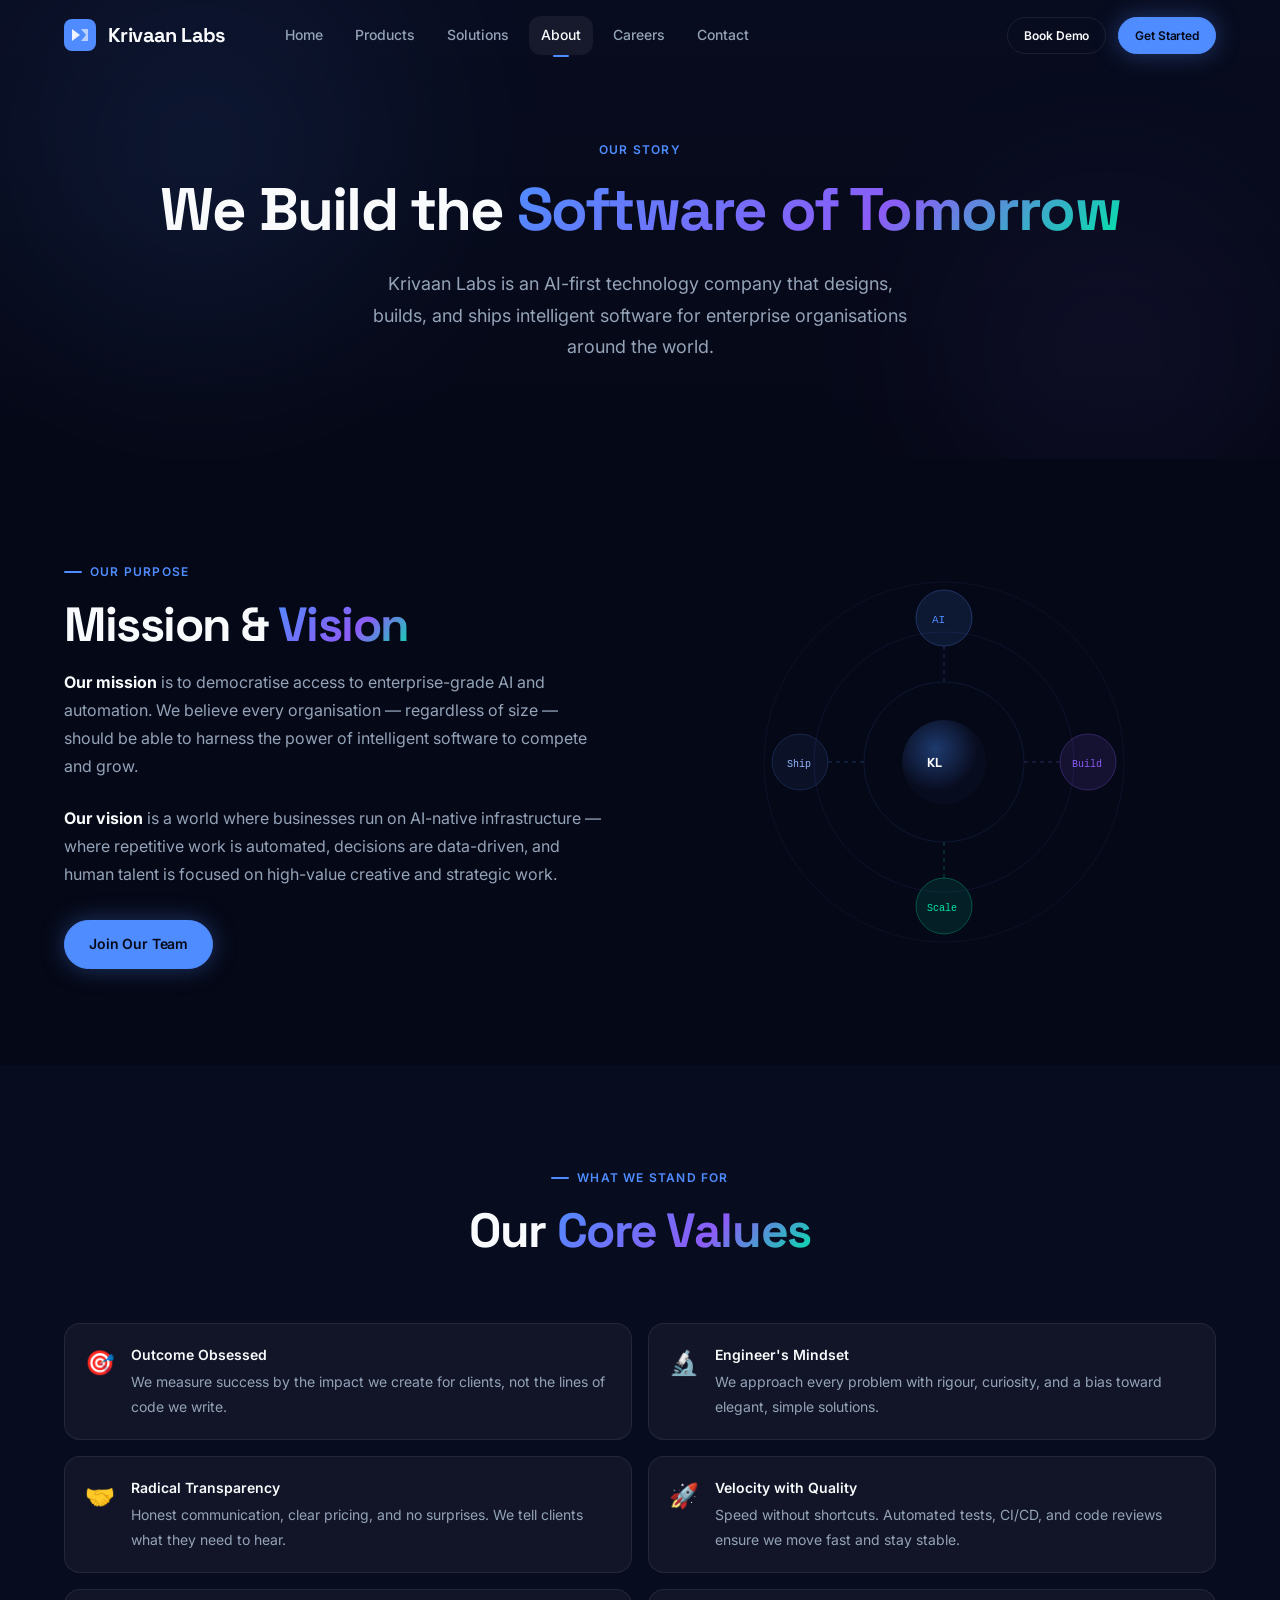
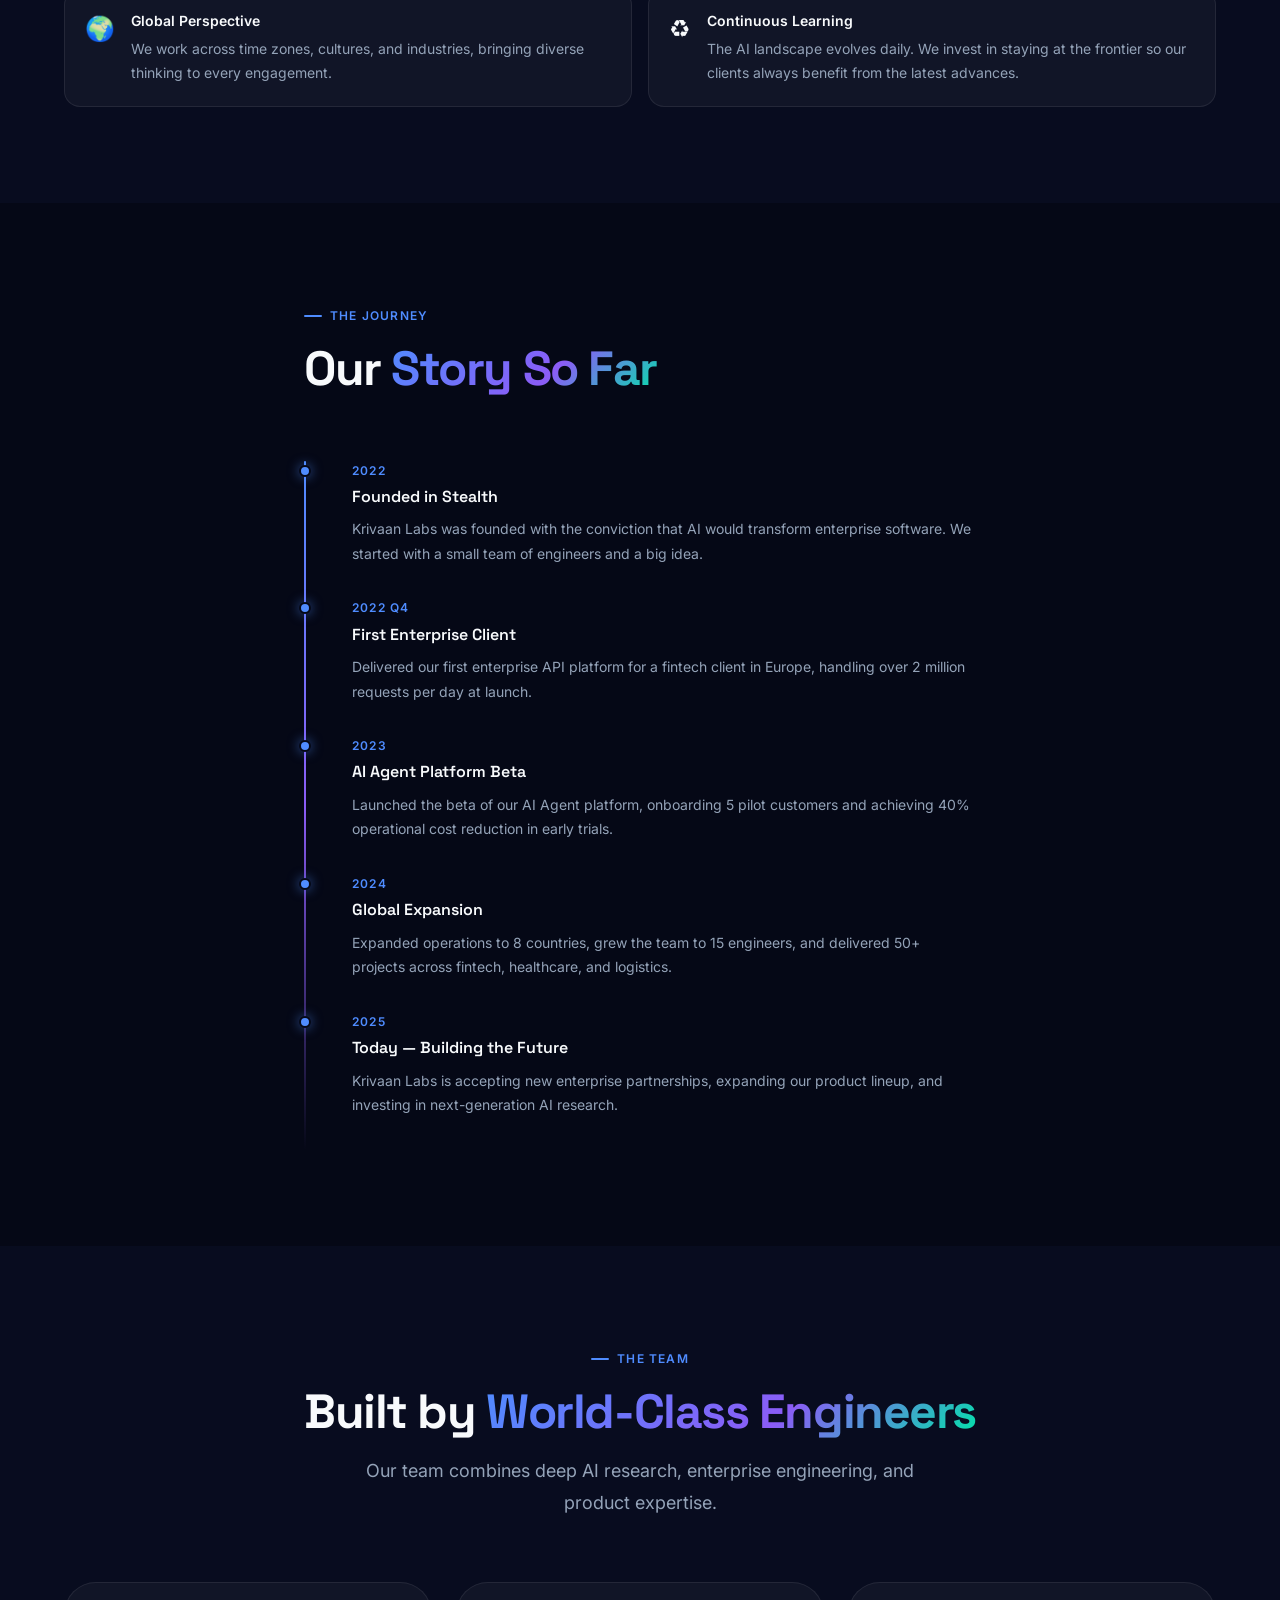
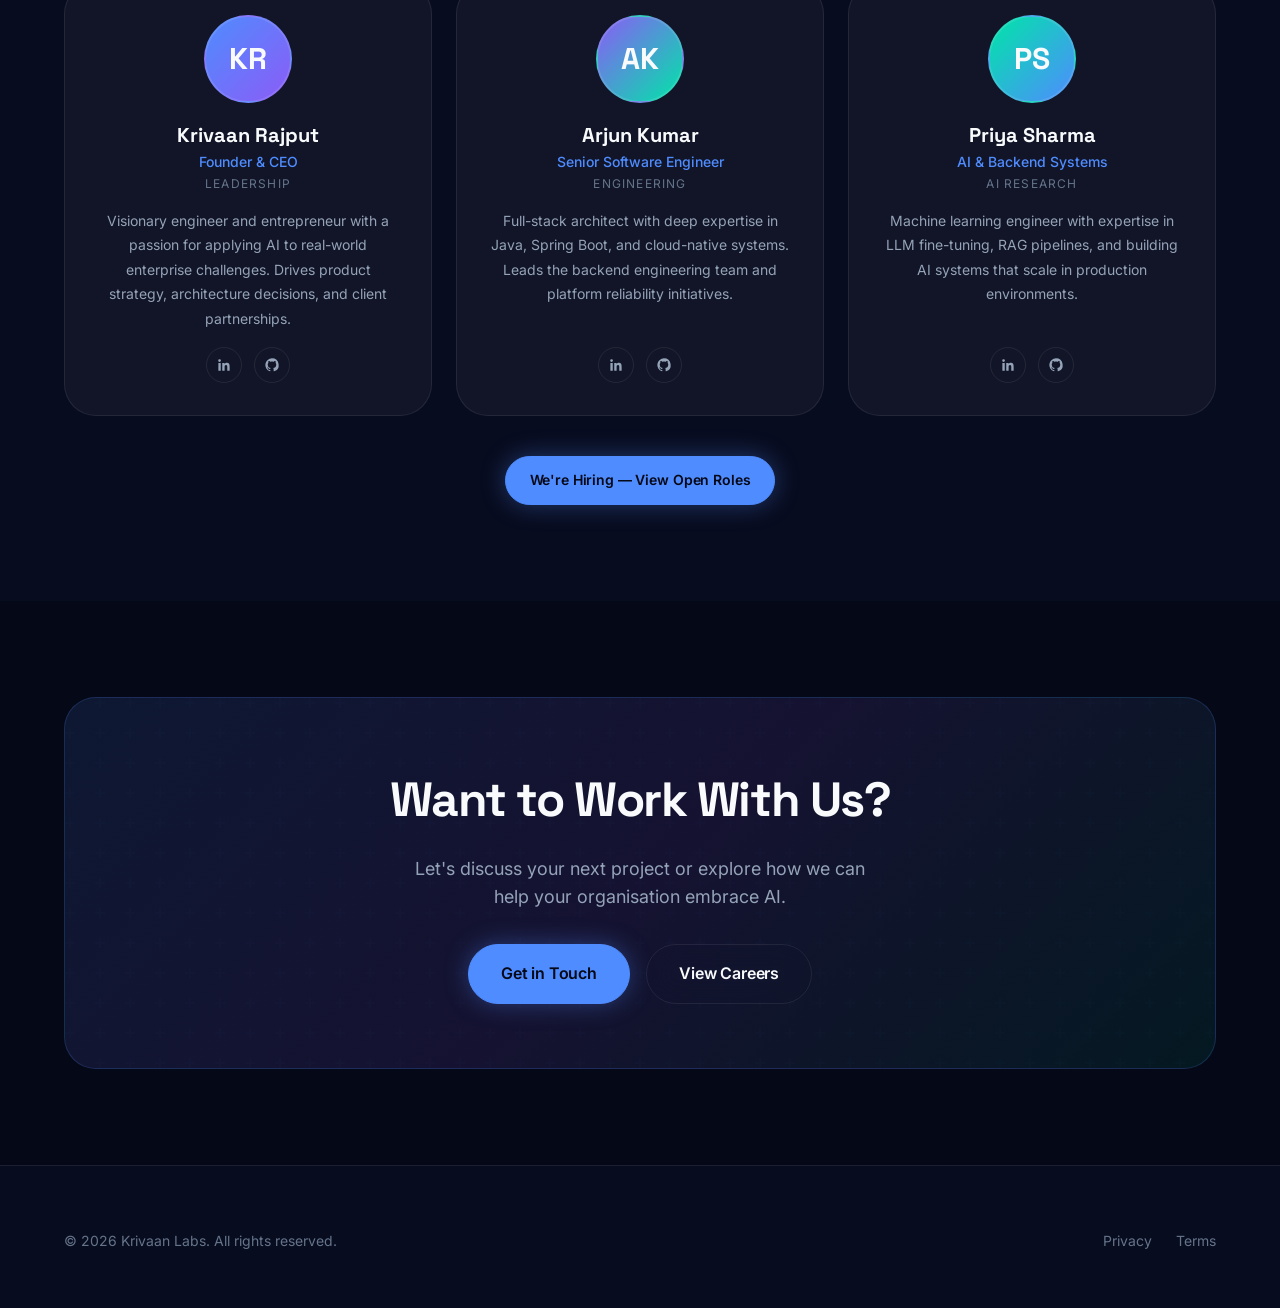
<file: about.html>
<!DOCTYPE html>
<html lang="en">
<head>
  <meta charset="UTF-8" />
  <meta name="viewport" content="width=device-width, initial-scale=1.0" />
  <title>About – Krivaan Labs</title>
  <meta name="description" content="Learn about Krivaan Labs – our mission, values, team, and the story behind building AI-powered enterprise software." />
  <link rel="canonical" href="https://krivaanlabs.com/about.html" />
  <meta property="og:title"       content="About – Krivaan Labs" />
  <meta property="og:description" content="Our mission, values, and the story behind Krivaan Labs." />
  <meta property="og:url"         content="https://krivaanlabs.com/about.html" />
  <meta property="og:type"        content="website" />
  <link rel="icon"    href="assets/favicon/favicon.ico" />
  <link rel="manifest" href="manifest.json" />
  <link rel="preconnect" href="https://fonts.googleapis.com" />
  <link rel="preconnect" href="https://fonts.gstatic.com" crossorigin />
  <link href="https://fonts.googleapis.com/css2?family=Inter:wght@400;500;600;700;800&family=Space+Grotesk:wght@400;500;600;700;800&display=swap" rel="stylesheet" />
  <link rel="stylesheet" href="css/variables.css" />
  <link rel="stylesheet" href="css/style.css" />
  <link rel="stylesheet" href="css/animations.css" />
  <link rel="stylesheet" href="css/responsive.css" />
</head>
<body>

<header role="banner">
  <nav class="nav" aria-label="Main navigation">
    <div class="nav__inner">
      <a href="index.html" class="nav__logo" aria-label="Krivaan Labs – Home">
        <svg class="nav__logo-icon" viewBox="0 0 32 32" fill="none" aria-hidden="true">
          <rect width="32" height="32" rx="8" fill="url(#logoGradA)"/>
          <path d="M8 10l8 6-8 6V10z" fill="#fff" opacity=".9"/>
          <path d="M17 10h7v12h-7l5-6-5-6z" fill="#fff" opacity=".6"/>
          <defs><linearGradient id="logoGradA" x1="0" y1="0" x2="32" y2="32"><stop offset="0%" stop-color="#4F8CFF"/><stop offset="100%" stop-color="#8B5CF6"/></linearGradient></defs>
        </svg>
        Krivaan Labs
      </a>
      <nav class="nav__links" id="nav-links">
        <a href="index.html">Home</a>
        <a href="products.html">Products</a>
        <a href="solutions.html">Solutions</a>
        <a href="about.html" class="is-active">About</a>
        <a href="careers.html">Careers</a>
        <a href="contact.html">Contact</a>
      </nav>
      <div class="nav__spacer"></div>
      <div class="nav__actions">
        <a href="contact.html" class="btn btn--ghost btn--sm">Book Demo</a>
        <a href="contact.html" class="btn btn--primary btn--sm">Get Started</a>
      </div>
      <button class="nav__hamburger" aria-controls="nav-links" aria-expanded="false" aria-label="Toggle navigation">
        <span></span><span></span><span></span>
      </button>
    </div>
  </nav>
</header>

<main id="main-content">

<!-- Page Hero -->
<section class="page-hero">
  <div class="aurora page-hero__aurora" aria-hidden="true">
    <div class="aurora__orb aurora__orb--1" style="opacity:0.25"></div>
    <div class="aurora__orb aurora__orb--2" style="opacity:0.2"></div>
  </div>
  <div class="container page-hero__inner">
    <div class="page-hero__eyebrow">Our Story</div>
    <h1 class="page-hero__title hero-enter-1">
      We Build the <span class="text-gradient">Software of Tomorrow</span>
    </h1>
    <p class="page-hero__subtitle hero-enter-2">
      Krivaan Labs is an AI-first technology company that designs, builds, and ships
      intelligent software for enterprise organisations around the world.
    </p>
  </div>
</section>

<!-- Mission & Vision -->
<section class="section" aria-labelledby="mission-title">
  <div class="container">
    <div class="about-split">
      <div>
        <div class="section-eyebrow reveal">Our Purpose</div>
        <h2 class="section-title reveal" id="mission-title">
          Mission &amp; <span class="text-gradient">Vision</span>
        </h2>
        <p class="reveal" style="color:var(--clr-text-2);line-height:var(--lh-relaxed);margin-bottom:var(--sp-6)">
          <strong style="color:var(--clr-text)">Our mission</strong> is to democratise access to enterprise-grade AI and automation. 
          We believe every organisation — regardless of size — should be able to harness the power of 
          intelligent software to compete and grow.
        </p>
        <p class="reveal" style="color:var(--clr-text-2);line-height:var(--lh-relaxed);margin-bottom:var(--sp-8)">
          <strong style="color:var(--clr-text)">Our vision</strong> is a world where businesses run on AI-native infrastructure — 
          where repetitive work is automated, decisions are data-driven, and human talent is 
          focused on high-value creative and strategic work.
        </p>
        <a href="careers.html" class="btn btn--primary reveal">Join Our Team</a>
      </div>

      <!-- Visual: decorative SVG -->
      <div class="about-split__visual reveal-right" aria-hidden="true">
        <svg viewBox="0 0 400 400" fill="none" style="width:100%;height:100%">
          <circle cx="200" cy="200" r="180" stroke="rgba(79,140,255,0.08)" stroke-width="1"/>
          <circle cx="200" cy="200" r="130" stroke="rgba(139,92,246,0.1)" stroke-width="1"/>
          <circle cx="200" cy="200" r="80"  stroke="rgba(79,140,255,0.12)" stroke-width="1"/>
          <!-- Mission nodes -->
          <circle cx="200" cy="56" r="28" fill="rgba(79,140,255,0.12)" stroke="rgba(79,140,255,0.3)" stroke-width="1"/>
          <text x="188" y="61" font-family="monospace" font-size="11" fill="#4F8CFF">AI</text>
          <circle cx="344" cy="200" r="28" fill="rgba(139,92,246,0.12)" stroke="rgba(139,92,246,0.3)" stroke-width="1"/>
          <text x="328" y="205" font-family="monospace" font-size="10" fill="#8B5CF6">Build</text>
          <circle cx="200" cy="344" r="28" fill="rgba(0,229,168,0.1)" stroke="rgba(0,229,168,0.3)" stroke-width="1"/>
          <text x="183" y="349" font-family="monospace" font-size="10" fill="#00E5A8">Scale</text>
          <circle cx="56" cy="200" r="28" fill="rgba(79,140,255,0.08)" stroke="rgba(79,140,255,0.2)" stroke-width="1"/>
          <text x="43" y="205" font-family="monospace" font-size="10" fill="#93b8ff">Ship</text>
          <line x1="200" y1="84" x2="200" y2="120" stroke="rgba(79,140,255,0.3)" stroke-width="1" stroke-dasharray="4,4"/>
          <line x1="316" y1="200" x2="280" y2="200" stroke="rgba(139,92,246,0.3)" stroke-width="1" stroke-dasharray="4,4"/>
          <line x1="200" y1="316" x2="200" y2="280" stroke="rgba(0,229,168,0.3)" stroke-width="1" stroke-dasharray="4,4"/>
          <line x1="84" y1="200" x2="120" y2="200" stroke="rgba(79,140,255,0.3)" stroke-width="1" stroke-dasharray="4,4"/>
          <!-- Centre orb -->
          <circle cx="200" cy="200" r="42" fill="url(#aboutOrb)"/>
          <text x="183" y="205" font-family="Space Grotesk,sans-serif" font-size="13" font-weight="700" fill="#fff">KL</text>
          <defs>
            <radialGradient id="aboutOrb" cx="40%" cy="35%">
              <stop offset="0%" stop-color="#1e3a6e"/><stop offset="100%" stop-color="#080c1f"/>
            </radialGradient>
          </defs>
        </svg>
      </div>
    </div>
  </div>
</section>

<!-- Values -->
<section class="section section--alt" aria-labelledby="values-title">
  <div class="container">
    <div class="section-header section-header--center">
      <div class="section-eyebrow">What We Stand For</div>
      <h2 class="section-title reveal" id="values-title">Our <span class="text-gradient">Core Values</span></h2>
    </div>
    <div class="values__grid stagger-children">
      <div class="value-card reveal"><div class="value-card__icon">🎯</div><div class="value-card__content"><h4>Outcome Obsessed</h4><p>We measure success by the impact we create for clients, not the lines of code we write.</p></div></div>
      <div class="value-card reveal"><div class="value-card__icon">🔬</div><div class="value-card__content"><h4>Engineer's Mindset</h4><p>We approach every problem with rigour, curiosity, and a bias toward elegant, simple solutions.</p></div></div>
      <div class="value-card reveal"><div class="value-card__icon">🤝</div><div class="value-card__content"><h4>Radical Transparency</h4><p>Honest communication, clear pricing, and no surprises. We tell clients what they need to hear.</p></div></div>
      <div class="value-card reveal"><div class="value-card__icon">🚀</div><div class="value-card__content"><h4>Velocity with Quality</h4><p>Speed without shortcuts. Automated tests, CI/CD, and code reviews ensure we move fast and stay stable.</p></div></div>
      <div class="value-card reveal"><div class="value-card__icon">🌍</div><div class="value-card__content"><h4>Global Perspective</h4><p>We work across time zones, cultures, and industries, bringing diverse thinking to every engagement.</p></div></div>
      <div class="value-card reveal"><div class="value-card__icon">♻️</div><div class="value-card__content"><h4>Continuous Learning</h4><p>The AI landscape evolves daily. We invest in staying at the frontier so our clients always benefit from the latest advances.</p></div></div>
    </div>
  </div>
</section>

<!-- Company Timeline -->
<section class="section" id="timeline" aria-labelledby="timeline-title">
  <div class="container container--narrow">
    <div class="section-header">
      <div class="section-eyebrow reveal">The Journey</div>
      <h2 class="section-title reveal" id="timeline-title">Our <span class="text-gradient">Story So Far</span></h2>
    </div>
    <div class="timeline reveal">
      <div class="timeline-item">
        <div class="timeline-item__year">2022</div>
        <div class="timeline-item__title">Founded in Stealth</div>
        <p class="timeline-item__desc">Krivaan Labs was founded with the conviction that AI would transform enterprise software. We started with a small team of engineers and a big idea.</p>
      </div>
      <div class="timeline-item">
        <div class="timeline-item__year">2022 Q4</div>
        <div class="timeline-item__title">First Enterprise Client</div>
        <p class="timeline-item__desc">Delivered our first enterprise API platform for a fintech client in Europe, handling over 2 million requests per day at launch.</p>
      </div>
      <div class="timeline-item">
        <div class="timeline-item__year">2023</div>
        <div class="timeline-item__title">AI Agent Platform Beta</div>
        <p class="timeline-item__desc">Launched the beta of our AI Agent platform, onboarding 5 pilot customers and achieving 40% operational cost reduction in early trials.</p>
      </div>
      <div class="timeline-item">
        <div class="timeline-item__year">2024</div>
        <div class="timeline-item__title">Global Expansion</div>
        <p class="timeline-item__desc">Expanded operations to 8 countries, grew the team to 15 engineers, and delivered 50+ projects across fintech, healthcare, and logistics.</p>
      </div>
      <div class="timeline-item">
        <div class="timeline-item__year">2025</div>
        <div class="timeline-item__title">Today — Building the Future</div>
        <p class="timeline-item__desc">Krivaan Labs is accepting new enterprise partnerships, expanding our product lineup, and investing in next-generation AI research.</p>
      </div>
    </div>
  </div>
</section>

<!-- Team -->
<section class="section section--alt" id="team" aria-labelledby="team-about-title">
  <div class="container">
    <div class="section-header section-header--center">
      <div class="section-eyebrow">The Team</div>
      <h2 class="section-title reveal" id="team-about-title">Built by <span class="text-gradient">World-Class Engineers</span></h2>
      <p class="section-subtitle reveal" style="margin:0 auto">Our team combines deep AI research, enterprise engineering, and product expertise.</p>
    </div>

    <div class="team__grid stagger-children">
      <div class="team-card reveal">
        <div class="team-card__avatar" aria-hidden="true">KR</div>
        <div><div class="team-card__name">Krivaan Rajput</div><div class="team-card__role">Founder & CEO</div><div class="team-card__dept">Leadership</div></div>
        <p class="team-card__bio">Visionary engineer and entrepreneur with a passion for applying AI to real-world enterprise challenges. Drives product strategy, architecture decisions, and client partnerships.</p>
        <div class="team-card__links">
          <a href="https://linkedin.com/in/krivaanrajput" aria-label="LinkedIn" target="_blank" rel="noopener"><svg viewBox="0 0 24 24" fill="currentColor" aria-hidden="true"><path d="M20.45 20.45h-3.55v-5.57c0-1.33-.03-3.04-1.85-3.04-1.85 0-2.13 1.44-2.13 2.93v5.68H9.37V9h3.41v1.56h.05c.47-.9 1.63-1.85 3.36-1.85 3.59 0 4.26 2.36 4.26 5.44v6.3zM5.34 7.43a2.06 2.06 0 1 1 0-4.12 2.06 2.06 0 0 1 0 4.12zM7.12 20.45H3.56V9h3.56v11.45z"/></svg></a>
          <a href="https://github.com/krivaanlabs" aria-label="GitHub" target="_blank" rel="noopener"><svg viewBox="0 0 24 24" fill="currentColor" aria-hidden="true"><path d="M12 2a10 10 0 0 0-3.16 19.5c.5.08.68-.22.68-.48l-.01-1.7c-2.78.6-3.37-1.34-3.37-1.34-.46-1.16-1.11-1.47-1.11-1.47-.9-.62.07-.6.07-.6 1 .07 1.53 1.03 1.53 1.03.9 1.52 2.34 1.08 2.91.83.09-.65.35-1.09.63-1.34-2.22-.25-4.55-1.11-4.55-4.94 0-1.09.39-1.98 1.03-2.68-.1-.25-.45-1.27.1-2.64 0 0 .84-.27 2.75 1.02a9.58 9.58 0 0 1 5 0c1.91-1.29 2.75-1.02 2.75-1.02.55 1.37.2 2.39.1 2.64.64.7 1.03 1.59 1.03 2.68 0 3.84-2.34 4.68-4.57 4.93.36.31.68.92.68 1.85l-.01 2.75c0 .26.18.57.69.47A10 10 0 0 0 12 2z"/></svg></a>
        </div>
      </div>

      <div class="team-card reveal">
        <div class="team-card__avatar" aria-hidden="true" style="background:linear-gradient(135deg,#8B5CF6,#00E5A8)">AK</div>
        <div><div class="team-card__name">Arjun Kumar</div><div class="team-card__role">Senior Software Engineer</div><div class="team-card__dept">Engineering</div></div>
        <p class="team-card__bio">Full-stack architect with deep expertise in Java, Spring Boot, and cloud-native systems. Leads the backend engineering team and platform reliability initiatives.</p>
        <div class="team-card__links">
          <a href="#" aria-label="LinkedIn" target="_blank" rel="noopener"><svg viewBox="0 0 24 24" fill="currentColor" aria-hidden="true"><path d="M20.45 20.45h-3.55v-5.57c0-1.33-.03-3.04-1.85-3.04-1.85 0-2.13 1.44-2.13 2.93v5.68H9.37V9h3.41v1.56h.05c.47-.9 1.63-1.85 3.36-1.85 3.59 0 4.26 2.36 4.26 5.44v6.3zM5.34 7.43a2.06 2.06 0 1 1 0-4.12 2.06 2.06 0 0 1 0 4.12zM7.12 20.45H3.56V9h3.56v11.45z"/></svg></a>
          <a href="#" aria-label="GitHub" target="_blank" rel="noopener"><svg viewBox="0 0 24 24" fill="currentColor" aria-hidden="true"><path d="M12 2a10 10 0 0 0-3.16 19.5c.5.08.68-.22.68-.48l-.01-1.7c-2.78.6-3.37-1.34-3.37-1.34-.46-1.16-1.11-1.47-1.11-1.47-.9-.62.07-.6.07-.6 1 .07 1.53 1.03 1.53 1.03.9 1.52 2.34 1.08 2.91.83.09-.65.35-1.09.63-1.34-2.22-.25-4.55-1.11-4.55-4.94 0-1.09.39-1.98 1.03-2.68-.1-.25-.45-1.27.1-2.64 0 0 .84-.27 2.75 1.02a9.58 9.58 0 0 1 5 0c1.91-1.29 2.75-1.02 2.75-1.02.55 1.37.2 2.39.1 2.64.64.7 1.03 1.59 1.03 2.68 0 3.84-2.34 4.68-4.57 4.93.36.31.68.92.68 1.85l-.01 2.75c0 .26.18.57.69.47A10 10 0 0 0 12 2z"/></svg></a>
        </div>
      </div>

      <div class="team-card reveal">
        <div class="team-card__avatar" aria-hidden="true" style="background:linear-gradient(135deg,#00E5A8,#4F8CFF)">PS</div>
        <div><div class="team-card__name">Priya Sharma</div><div class="team-card__role">AI & Backend Systems</div><div class="team-card__dept">AI Research</div></div>
        <p class="team-card__bio">Machine learning engineer with expertise in LLM fine-tuning, RAG pipelines, and building AI systems that scale in production environments.</p>
        <div class="team-card__links">
          <a href="#" aria-label="LinkedIn" target="_blank" rel="noopener"><svg viewBox="0 0 24 24" fill="currentColor" aria-hidden="true"><path d="M20.45 20.45h-3.55v-5.57c0-1.33-.03-3.04-1.85-3.04-1.85 0-2.13 1.44-2.13 2.93v5.68H9.37V9h3.41v1.56h.05c.47-.9 1.63-1.85 3.36-1.85 3.59 0 4.26 2.36 4.26 5.44v6.3zM5.34 7.43a2.06 2.06 0 1 1 0-4.12 2.06 2.06 0 0 1 0 4.12zM7.12 20.45H3.56V9h3.56v11.45z"/></svg></a>
          <a href="#" aria-label="GitHub" target="_blank" rel="noopener"><svg viewBox="0 0 24 24" fill="currentColor" aria-hidden="true"><path d="M12 2a10 10 0 0 0-3.16 19.5c.5.08.68-.22.68-.48l-.01-1.7c-2.78.6-3.37-1.34-3.37-1.34-.46-1.16-1.11-1.47-1.11-1.47-.9-.62.07-.6.07-.6 1 .07 1.53 1.03 1.53 1.03.9 1.52 2.34 1.08 2.91.83.09-.65.35-1.09.63-1.34-2.22-.25-4.55-1.11-4.55-4.94 0-1.09.39-1.98 1.03-2.68-.1-.25-.45-1.27.1-2.64 0 0 .84-.27 2.75 1.02a9.58 9.58 0 0 1 5 0c1.91-1.29 2.75-1.02 2.75-1.02.55 1.37.2 2.39.1 2.64.64.7 1.03 1.59 1.03 2.68 0 3.84-2.34 4.68-4.57 4.93.36.31.68.92.68 1.85l-.01 2.75c0 .26.18.57.69.47A10 10 0 0 0 12 2z"/></svg></a>
        </div>
      </div>
    </div>

    <div style="text-align:center;margin-top:var(--sp-10)">
      <a href="careers.html" class="btn btn--primary">We're Hiring — View Open Roles</a>
    </div>
  </div>
</section>

<!-- CTA -->
<section class="section">
  <div class="container">
    <div class="cta-banner reveal">
      <div class="cta-banner__inner">
        <h2 class="cta-banner__title">Want to Work With Us?</h2>
        <p class="cta-banner__subtitle">Let's discuss your next project or explore how we can help your organisation embrace AI.</p>
        <div class="cta-banner__buttons">
          <a href="contact.html" class="btn btn--primary btn--lg">Get in Touch</a>
          <a href="careers.html" class="btn btn--ghost btn--lg">View Careers</a>
        </div>
      </div>
    </div>
  </div>
</section>

</main>

<footer class="footer" role="contentinfo">
  <div class="container">
    <div class="footer__bottom" style="padding-top:0;border:none;padding-bottom:var(--sp-6)">
      <p class="footer__copyright">&copy; <span id="copy-year"></span> Krivaan Labs. All rights reserved.</p>
      <nav class="footer__legal" aria-label="Legal links"><a href="privacy.html">Privacy</a><a href="terms.html">Terms</a></nav>
    </div>
  </div>
</footer>

<script type="module" src="js/app.js"></script>
<script>document.getElementById('copy-year').textContent = new Date().getFullYear();</script>
</body>
</html>
</file>
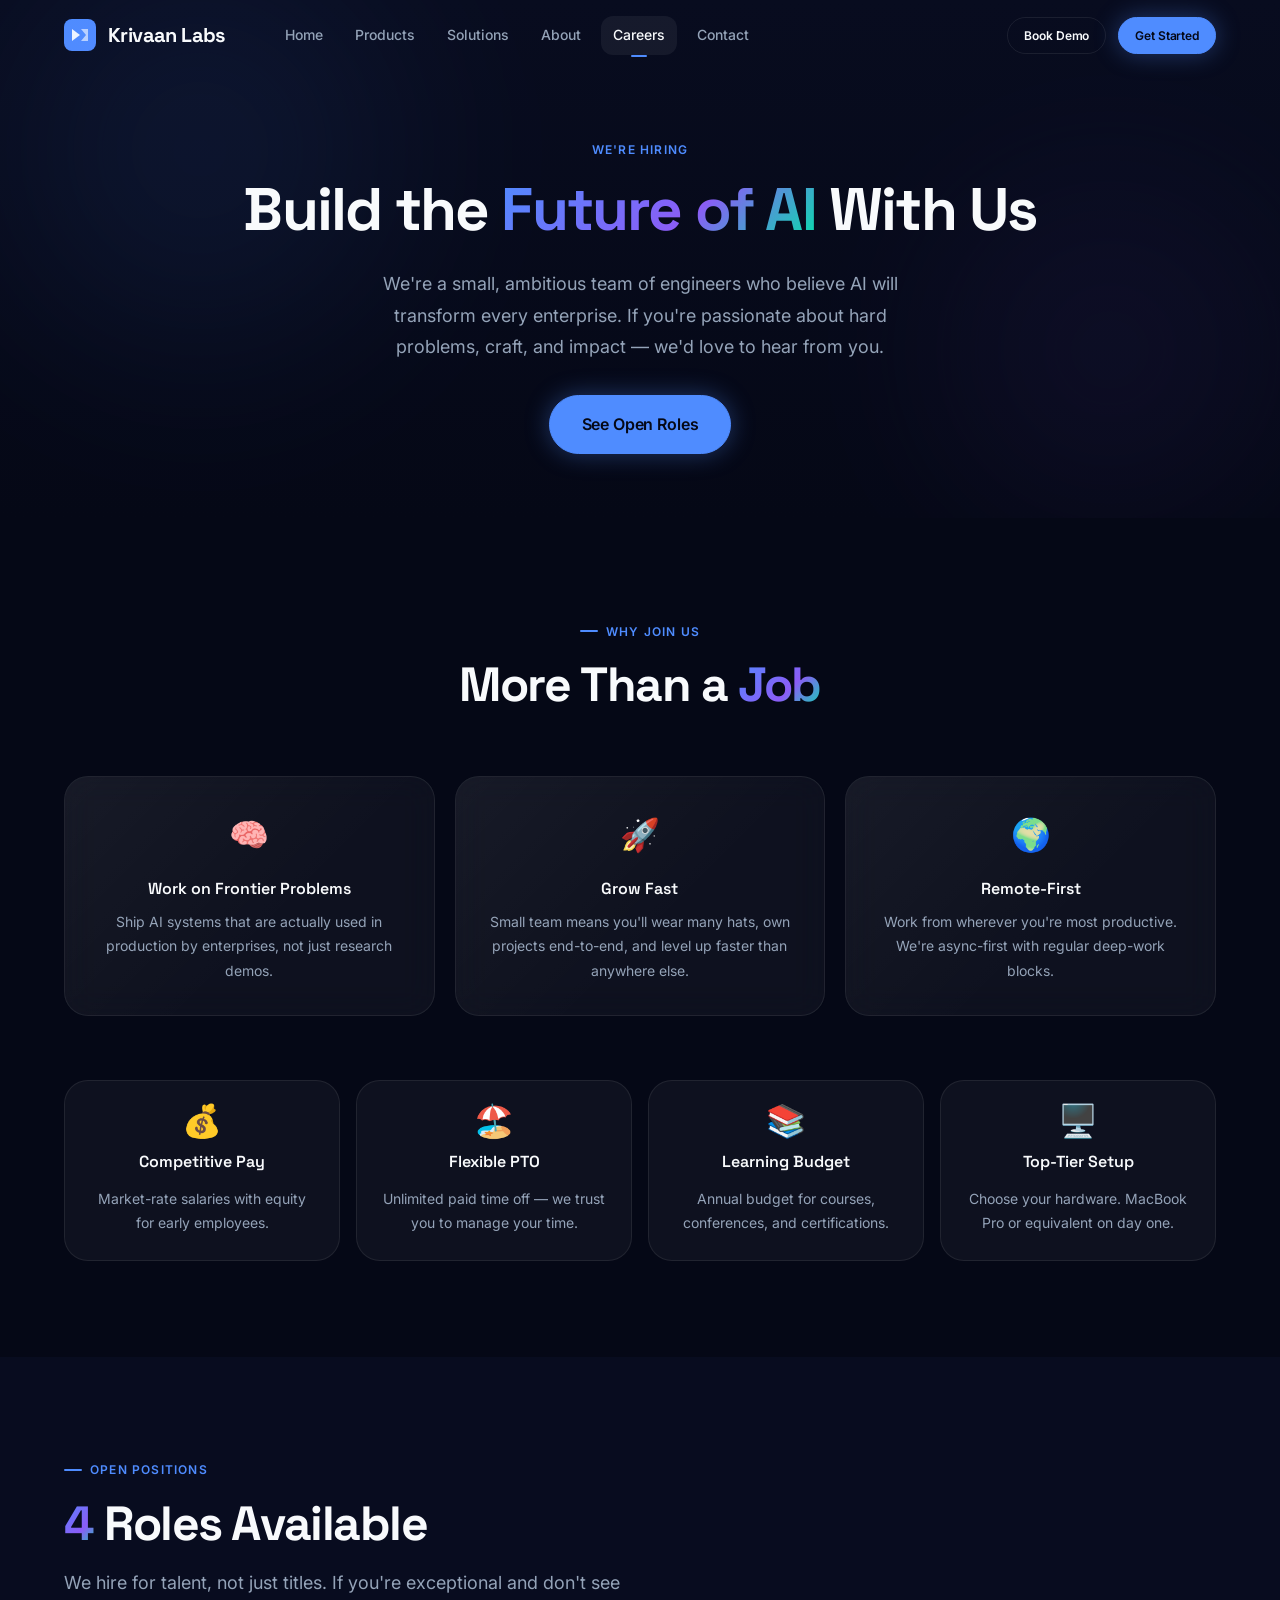
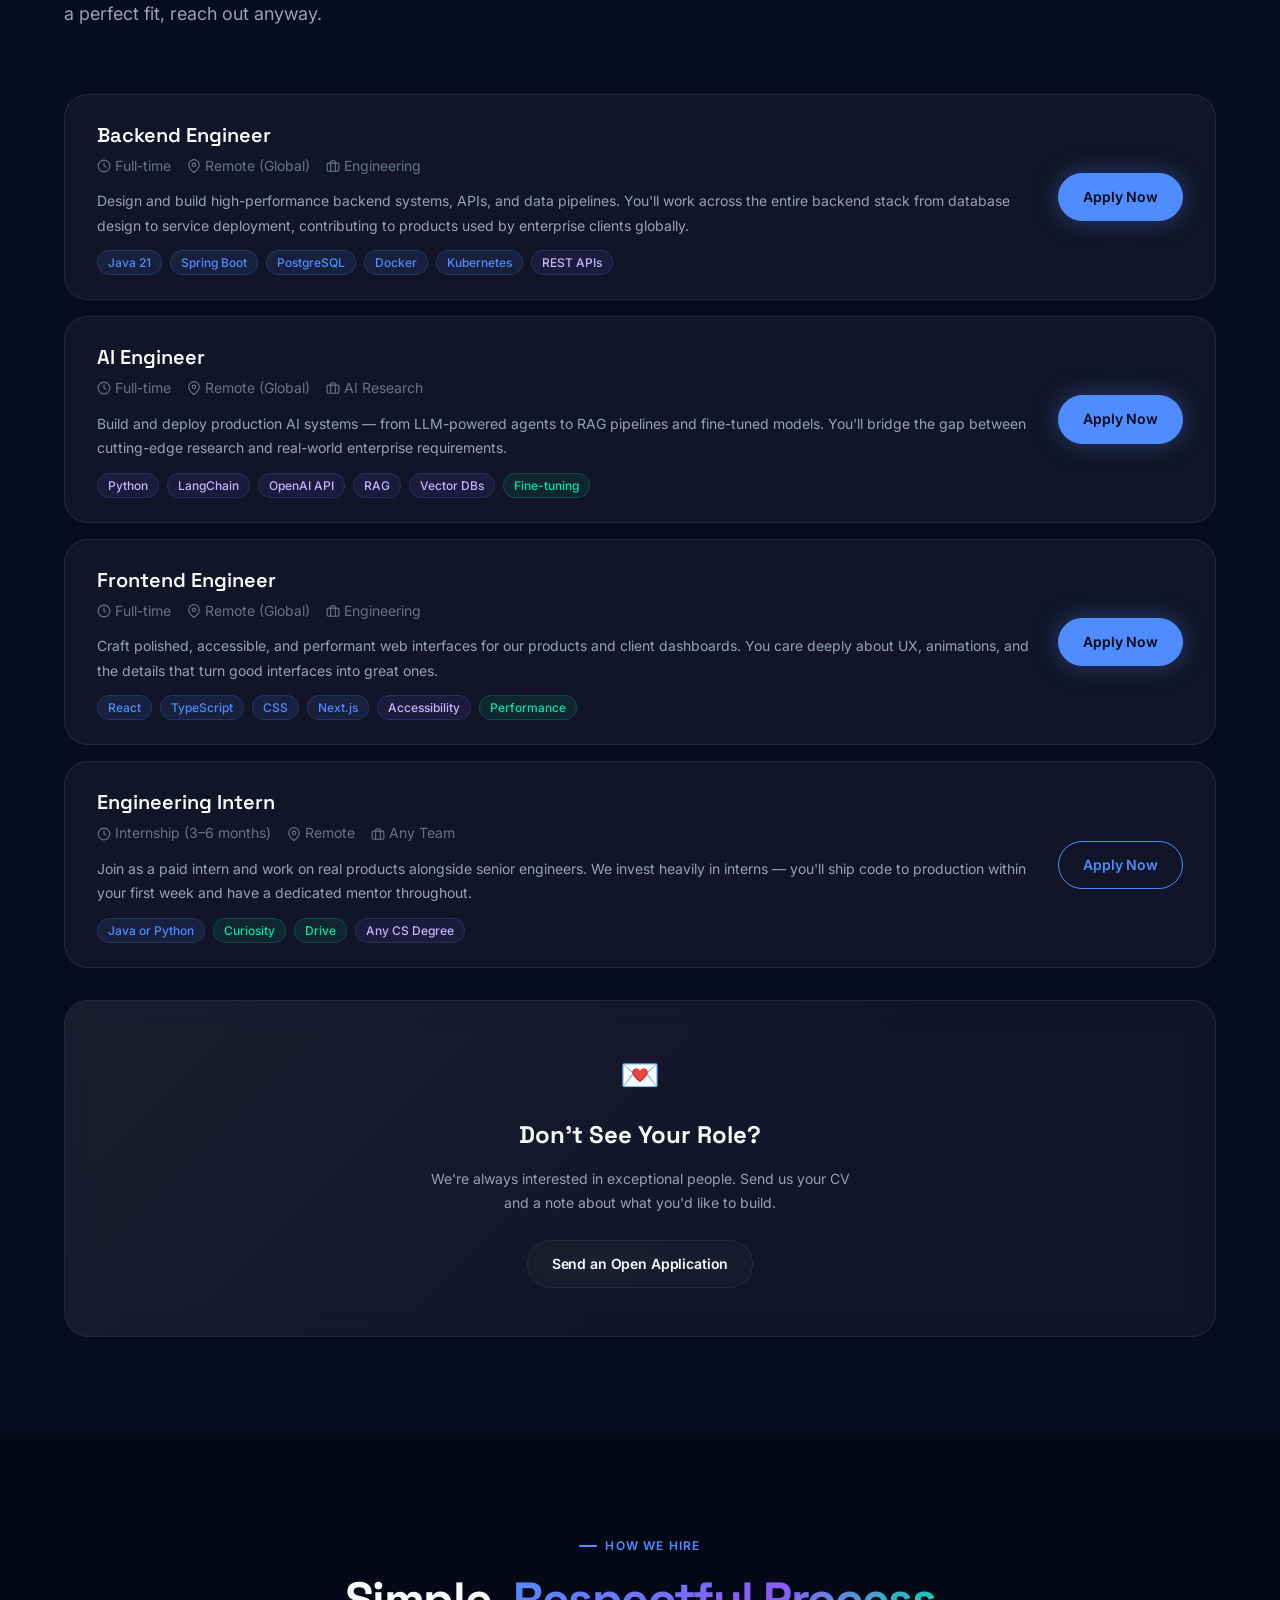
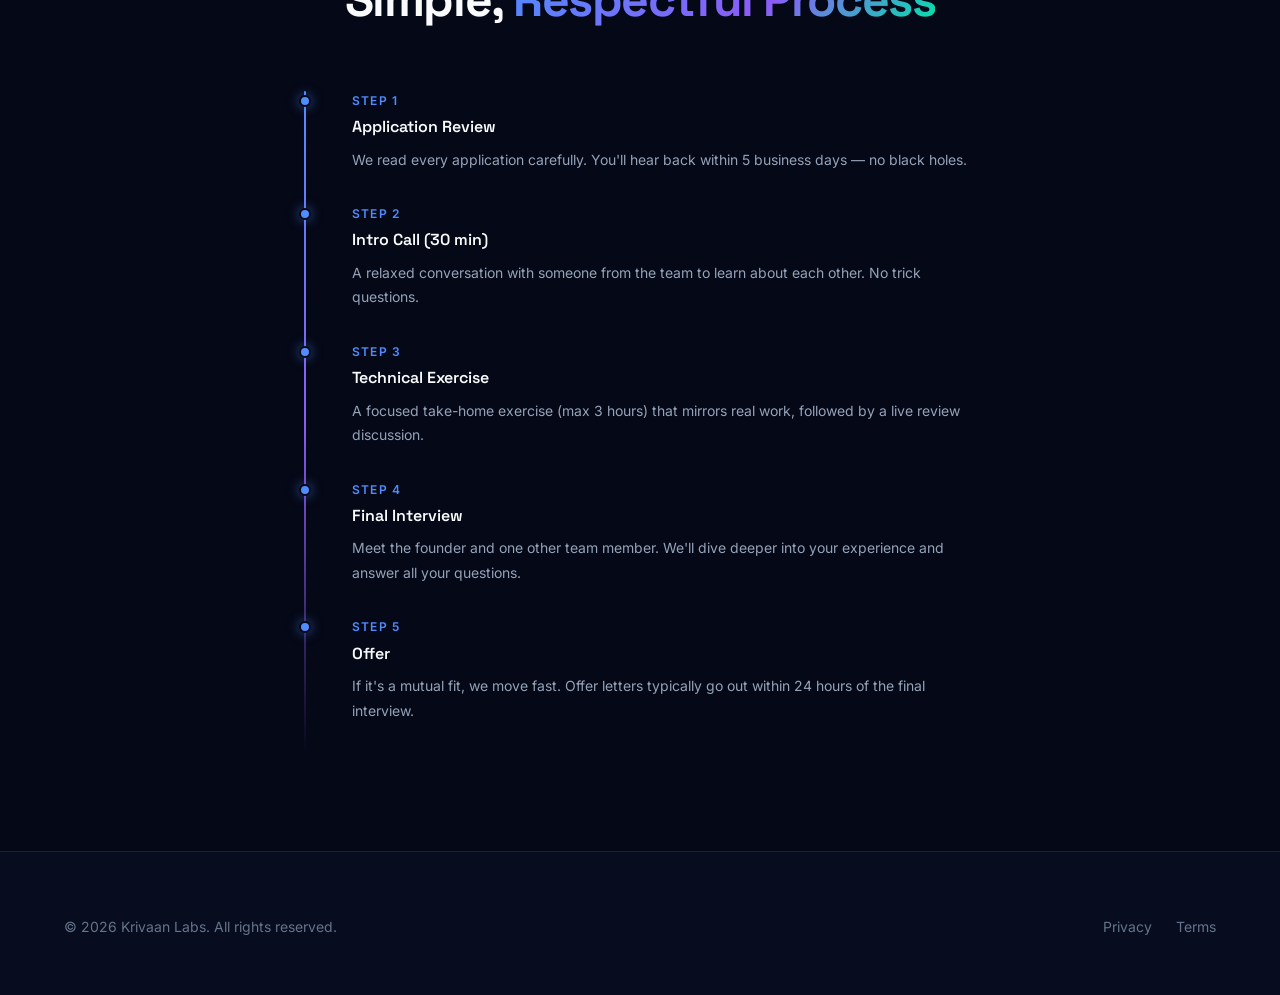
<file: careers.html>
<!DOCTYPE html>
<html lang="en">
<head>
  <meta charset="UTF-8" />
  <meta name="viewport" content="width=device-width, initial-scale=1.0" />
  <title>Careers – Krivaan Labs</title>
  <meta name="description" content="Join Krivaan Labs — we're hiring backend engineers, AI engineers, frontend engineers, and interns. Build the future of AI-powered enterprise software." />
  <link rel="canonical" href="https://krivaanlabs.com/careers.html" />
  <meta property="og:title"       content="Careers – Krivaan Labs" />
  <meta property="og:description" content="Join our team. Open roles: Backend Engineer, AI Engineer, Frontend Engineer, Intern." />
  <meta property="og:url"         content="https://krivaanlabs.com/careers.html" />
  <meta property="og:type"        content="website" />
  <link rel="icon" type="image/svg+xml" href="assets/favicon/favicon.svg" />
  <link rel="icon" href="assets/favicon/favicon.ico" />
  <link rel="manifest" href="manifest.json" />
  <link rel="preconnect" href="https://fonts.googleapis.com" />
  <link rel="preconnect" href="https://fonts.gstatic.com" crossorigin />
  <link href="https://fonts.googleapis.com/css2?family=Inter:wght@400;500;600;700;800&family=Space+Grotesk:wght@400;500;600;700;800&display=swap" rel="stylesheet" />
  <link rel="stylesheet" href="css/variables.css" />
  <link rel="stylesheet" href="css/style.css" />
  <link rel="stylesheet" href="css/animations.css" />
  <link rel="stylesheet" href="css/responsive.css" />
</head>
<body>

<header role="banner">
  <nav class="nav" aria-label="Main navigation">
    <div class="nav__inner">
      <a href="index.html" class="nav__logo" aria-label="Krivaan Labs – Home">
        <svg class="nav__logo-icon" viewBox="0 0 32 32" fill="none" aria-hidden="true">
          <rect width="32" height="32" rx="8" fill="url(#logoGradC)"/>
          <path d="M8 10l8 6-8 6V10z" fill="#fff" opacity=".9"/>
          <path d="M17 10h7v12h-7l5-6-5-6z" fill="#fff" opacity=".6"/>
          <defs><linearGradient id="logoGradC" x1="0" y1="0" x2="32" y2="32"><stop offset="0%" stop-color="#4F8CFF"/><stop offset="100%" stop-color="#8B5CF6"/></linearGradient></defs>
        </svg>
        Krivaan Labs
      </a>
      <nav class="nav__links" id="nav-links">
        <a href="index.html">Home</a>
        <a href="products.html">Products</a>
        <a href="solutions.html">Solutions</a>
        <a href="about.html">About</a>
        <a href="careers.html" class="is-active">Careers</a>
        <a href="contact.html">Contact</a>
      </nav>
      <div class="nav__spacer"></div>
      <div class="nav__actions">
        <a href="contact.html" class="btn btn--ghost btn--sm">Book Demo</a>
        <a href="contact.html" class="btn btn--primary btn--sm">Get Started</a>
      </div>
      <button class="nav__hamburger" aria-controls="nav-links" aria-expanded="false" aria-label="Toggle navigation">
        <span></span><span></span><span></span>
      </button>
    </div>
  </nav>
</header>

<main id="main-content">

<!-- Page Hero -->
<section class="page-hero">
  <div class="aurora page-hero__aurora" aria-hidden="true">
    <div class="aurora__orb aurora__orb--1" style="opacity:0.22"></div>
    <div class="aurora__orb aurora__orb--2" style="opacity:0.18"></div>
  </div>
  <div class="container page-hero__inner">
    <div class="page-hero__eyebrow">We're Hiring</div>
    <h1 class="page-hero__title hero-enter-1">
      Build the <span class="text-gradient">Future of AI</span> With Us
    </h1>
    <p class="page-hero__subtitle hero-enter-2">
      We're a small, ambitious team of engineers who believe AI will transform every enterprise.
      If you're passionate about hard problems, craft, and impact — we'd love to hear from you.
    </p>
    <a href="#open-roles" class="btn btn--primary btn--lg hero-enter-3">See Open Roles</a>
  </div>
</section>

<!-- Why Join -->
<section class="section" aria-labelledby="why-join-title">
  <div class="container">
    <div class="section-header section-header--center">
      <div class="section-eyebrow">Why Join Us</div>
      <h2 class="section-title reveal" id="why-join-title">More Than a <span class="text-gradient">Job</span></h2>
    </div>
    <div class="careers__intro-grid stagger-children">
      <div class="card reveal" style="text-align:center">
        <div style="font-size:2rem;margin-bottom:var(--sp-4)" aria-hidden="true">🧠</div>
        <h3 style="font-family:var(--font-display);font-size:var(--fs-base);font-weight:var(--fw-semibold);color:var(--clr-text);margin-bottom:var(--sp-2)">Work on Frontier Problems</h3>
        <p style="font-size:var(--fs-sm);color:var(--clr-text-2);line-height:var(--lh-relaxed)">Ship AI systems that are actually used in production by enterprises, not just research demos.</p>
      </div>
      <div class="card reveal" style="text-align:center">
        <div style="font-size:2rem;margin-bottom:var(--sp-4)" aria-hidden="true">🚀</div>
        <h3 style="font-family:var(--font-display);font-size:var(--fs-base);font-weight:var(--fw-semibold);color:var(--clr-text);margin-bottom:var(--sp-2)">Grow Fast</h3>
        <p style="font-size:var(--fs-sm);color:var(--clr-text-2);line-height:var(--lh-relaxed)">Small team means you'll wear many hats, own projects end-to-end, and level up faster than anywhere else.</p>
      </div>
      <div class="card reveal" style="text-align:center">
        <div style="font-size:2rem;margin-bottom:var(--sp-4)" aria-hidden="true">🌍</div>
        <h3 style="font-family:var(--font-display);font-size:var(--fs-base);font-weight:var(--fw-semibold);color:var(--clr-text);margin-bottom:var(--sp-2)">Remote-First</h3>
        <p style="font-size:var(--fs-sm);color:var(--clr-text-2);line-height:var(--lh-relaxed)">Work from wherever you're most productive. We're async-first with regular deep-work blocks.</p>
      </div>
    </div>

    <!-- Perks -->
    <div style="display:grid;grid-template-columns:repeat(auto-fit,minmax(200px,1fr));gap:var(--sp-4);margin-top:var(--sp-4)" class="stagger-children">
      <div class="why-card reveal" style="text-align:center"><div class="why-card__icon" aria-hidden="true">💰</div><h3 class="why-card__title">Competitive Pay</h3><p class="why-card__desc">Market-rate salaries with equity for early employees.</p></div>
      <div class="why-card reveal" style="text-align:center"><div class="why-card__icon" aria-hidden="true">🏖️</div><h3 class="why-card__title">Flexible PTO</h3><p class="why-card__desc">Unlimited paid time off — we trust you to manage your time.</p></div>
      <div class="why-card reveal" style="text-align:center"><div class="why-card__icon" aria-hidden="true">📚</div><h3 class="why-card__title">Learning Budget</h3><p class="why-card__desc">Annual budget for courses, conferences, and certifications.</p></div>
      <div class="why-card reveal" style="text-align:center"><div class="why-card__icon" aria-hidden="true">🖥️</div><h3 class="why-card__title">Top-Tier Setup</h3><p class="why-card__desc">Choose your hardware. MacBook Pro or equivalent on day one.</p></div>
    </div>
  </div>
</section>

<!-- Open Roles -->
<section class="section section--alt" id="open-roles" aria-labelledby="roles-title">
  <div class="container">
    <div class="section-header">
      <div class="section-eyebrow">Open Positions</div>
      <h2 class="section-title reveal" id="roles-title">
        <span class="text-gradient">4</span> Roles Available
      </h2>
      <p class="section-subtitle reveal">We hire for talent, not just titles. If you're exceptional and don't see a perfect fit, reach out anyway.</p>
    </div>

    <div class="jobs__list stagger-children">

      <!-- Backend Engineer -->
      <article class="job-card reveal" aria-labelledby="job-backend-title">
        <div class="job-card__info">
          <h3 class="job-card__title" id="job-backend-title">Backend Engineer</h3>
          <div class="job-card__meta">
            <span class="job-card__meta-item">
              <svg width="14" height="14" viewBox="0 0 24 24" fill="none" stroke="currentColor" stroke-width="2" aria-hidden="true"><circle cx="12" cy="12" r="10"/><polyline points="12 6 12 12 16 14"/></svg>
              Full-time
            </span>
            <span class="job-card__meta-item">
              <svg width="14" height="14" viewBox="0 0 24 24" fill="none" stroke="currentColor" stroke-width="2" aria-hidden="true"><path d="M21 10c0 7-9 13-9 13s-9-6-9-13a9 9 0 0 1 18 0z"/><circle cx="12" cy="10" r="3"/></svg>
              Remote (Global)
            </span>
            <span class="job-card__meta-item">
              <svg width="14" height="14" viewBox="0 0 24 24" fill="none" stroke="currentColor" stroke-width="2" aria-hidden="true"><rect x="2" y="7" width="20" height="14" rx="2"/><path d="M16 21V5a2 2 0 0 0-2-2h-4a2 2 0 0 0-2 2v16"/></svg>
              Engineering
            </span>
          </div>
          <p class="job-card__desc">
            Design and build high-performance backend systems, APIs, and data pipelines. You'll work across the entire backend stack from database design to service deployment, contributing to products used by enterprise clients globally.
          </p>
          <div class="job-card__skills">
            <span class="skill-tag">Java 21</span>
            <span class="skill-tag">Spring Boot</span>
            <span class="skill-tag">PostgreSQL</span>
            <span class="skill-tag">Docker</span>
            <span class="skill-tag">Kubernetes</span>
            <span class="skill-tag--purple skill-tag">REST APIs</span>
          </div>
        </div>
        <div class="job-card__action">
          <a href="contact.html?role=backend-engineer" class="btn btn--primary">Apply Now</a>
        </div>
      </article>

      <!-- AI Engineer -->
      <article class="job-card reveal" aria-labelledby="job-ai-title">
        <div class="job-card__info">
          <h3 class="job-card__title" id="job-ai-title">AI Engineer</h3>
          <div class="job-card__meta">
            <span class="job-card__meta-item">
              <svg width="14" height="14" viewBox="0 0 24 24" fill="none" stroke="currentColor" stroke-width="2" aria-hidden="true"><circle cx="12" cy="12" r="10"/><polyline points="12 6 12 12 16 14"/></svg>
              Full-time
            </span>
            <span class="job-card__meta-item">
              <svg width="14" height="14" viewBox="0 0 24 24" fill="none" stroke="currentColor" stroke-width="2" aria-hidden="true"><path d="M21 10c0 7-9 13-9 13s-9-6-9-13a9 9 0 0 1 18 0z"/><circle cx="12" cy="10" r="3"/></svg>
              Remote (Global)
            </span>
            <span class="job-card__meta-item">
              <svg width="14" height="14" viewBox="0 0 24 24" fill="none" stroke="currentColor" stroke-width="2" aria-hidden="true"><rect x="2" y="7" width="20" height="14" rx="2"/><path d="M16 21V5a2 2 0 0 0-2-2h-4a2 2 0 0 0-2 2v16"/></svg>
              AI Research
            </span>
          </div>
          <p class="job-card__desc">
            Build and deploy production AI systems — from LLM-powered agents to RAG pipelines and fine-tuned models. You'll bridge the gap between cutting-edge research and real-world enterprise requirements.
          </p>
          <div class="job-card__skills">
            <span class="skill-tag--purple skill-tag">Python</span>
            <span class="skill-tag--purple skill-tag">LangChain</span>
            <span class="skill-tag--purple skill-tag">OpenAI API</span>
            <span class="skill-tag--purple skill-tag">RAG</span>
            <span class="skill-tag--purple skill-tag">Vector DBs</span>
            <span class="skill-tag--green skill-tag">Fine-tuning</span>
          </div>
        </div>
        <div class="job-card__action">
          <a href="contact.html?role=ai-engineer" class="btn btn--primary">Apply Now</a>
        </div>
      </article>

      <!-- Frontend Engineer -->
      <article class="job-card reveal" aria-labelledby="job-frontend-title">
        <div class="job-card__info">
          <h3 class="job-card__title" id="job-frontend-title">Frontend Engineer</h3>
          <div class="job-card__meta">
            <span class="job-card__meta-item">
              <svg width="14" height="14" viewBox="0 0 24 24" fill="none" stroke="currentColor" stroke-width="2" aria-hidden="true"><circle cx="12" cy="12" r="10"/><polyline points="12 6 12 12 16 14"/></svg>
              Full-time
            </span>
            <span class="job-card__meta-item">
              <svg width="14" height="14" viewBox="0 0 24 24" fill="none" stroke="currentColor" stroke-width="2" aria-hidden="true"><path d="M21 10c0 7-9 13-9 13s-9-6-9-13a9 9 0 0 1 18 0z"/><circle cx="12" cy="10" r="3"/></svg>
              Remote (Global)
            </span>
            <span class="job-card__meta-item">
              <svg width="14" height="14" viewBox="0 0 24 24" fill="none" stroke="currentColor" stroke-width="2" aria-hidden="true"><rect x="2" y="7" width="20" height="14" rx="2"/><path d="M16 21V5a2 2 0 0 0-2-2h-4a2 2 0 0 0-2 2v16"/></svg>
              Engineering
            </span>
          </div>
          <p class="job-card__desc">
            Craft polished, accessible, and performant web interfaces for our products and client dashboards. You care deeply about UX, animations, and the details that turn good interfaces into great ones.
          </p>
          <div class="job-card__skills">
            <span class="skill-tag">React</span>
            <span class="skill-tag">TypeScript</span>
            <span class="skill-tag">CSS</span>
            <span class="skill-tag">Next.js</span>
            <span class="skill-tag--purple skill-tag">Accessibility</span>
            <span class="skill-tag--green skill-tag">Performance</span>
          </div>
        </div>
        <div class="job-card__action">
          <a href="contact.html?role=frontend-engineer" class="btn btn--primary">Apply Now</a>
        </div>
      </article>

      <!-- Intern -->
      <article class="job-card reveal" aria-labelledby="job-intern-title">
        <div class="job-card__info">
          <h3 class="job-card__title" id="job-intern-title">Engineering Intern</h3>
          <div class="job-card__meta">
            <span class="job-card__meta-item">
              <svg width="14" height="14" viewBox="0 0 24 24" fill="none" stroke="currentColor" stroke-width="2" aria-hidden="true"><circle cx="12" cy="12" r="10"/><polyline points="12 6 12 12 16 14"/></svg>
              Internship (3–6 months)
            </span>
            <span class="job-card__meta-item">
              <svg width="14" height="14" viewBox="0 0 24 24" fill="none" stroke="currentColor" stroke-width="2" aria-hidden="true"><path d="M21 10c0 7-9 13-9 13s-9-6-9-13a9 9 0 0 1 18 0z"/><circle cx="12" cy="10" r="3"/></svg>
              Remote
            </span>
            <span class="job-card__meta-item">
              <svg width="14" height="14" viewBox="0 0 24 24" fill="none" stroke="currentColor" stroke-width="2" aria-hidden="true"><rect x="2" y="7" width="20" height="14" rx="2"/><path d="M16 21V5a2 2 0 0 0-2-2h-4a2 2 0 0 0-2 2v16"/></svg>
              Any Team
            </span>
          </div>
          <p class="job-card__desc">
            Join as a paid intern and work on real products alongside senior engineers. We invest heavily in interns — you'll ship code to production within your first week and have a dedicated mentor throughout.
          </p>
          <div class="job-card__skills">
            <span class="skill-tag">Java or Python</span>
            <span class="skill-tag--green skill-tag">Curiosity</span>
            <span class="skill-tag--green skill-tag">Drive</span>
            <span class="skill-tag--purple skill-tag">Any CS Degree</span>
          </div>
        </div>
        <div class="job-card__action">
          <a href="contact.html?role=intern" class="btn btn--outline-accent">Apply Now</a>
        </div>
      </article>

    </div>

    <!-- Open application -->
    <div class="card reveal" style="margin-top:var(--sp-8);text-align:center;padding:var(--sp-12)">
      <div style="font-size:2rem;margin-bottom:var(--sp-4)" aria-hidden="true">💌</div>
      <h3 style="font-family:var(--font-display);font-size:var(--fs-xl);font-weight:var(--fw-bold);color:var(--clr-text);margin-bottom:var(--sp-3)">Don't See Your Role?</h3>
      <p style="color:var(--clr-text-2);font-size:var(--fs-sm);margin-bottom:var(--sp-6);max-width:420px;margin-left:auto;margin-right:auto;line-height:var(--lh-relaxed)">We're always interested in exceptional people. Send us your CV and a note about what you'd like to build.</p>
      <a href="contact.html" class="btn btn--ghost">Send an Open Application</a>
    </div>

  </div>
</section>

<!-- Hiring Process -->
<section class="section" aria-labelledby="process-title">
  <div class="container container--narrow">
    <div class="section-header section-header--center">
      <div class="section-eyebrow">How We Hire</div>
      <h2 class="section-title reveal" id="process-title">Simple, <span class="text-gradient">Respectful Process</span></h2>
    </div>
    <div class="timeline reveal">
      <div class="timeline-item"><div class="timeline-item__year">Step 1</div><div class="timeline-item__title">Application Review</div><p class="timeline-item__desc">We read every application carefully. You'll hear back within 5 business days — no black holes.</p></div>
      <div class="timeline-item"><div class="timeline-item__year">Step 2</div><div class="timeline-item__title">Intro Call (30 min)</div><p class="timeline-item__desc">A relaxed conversation with someone from the team to learn about each other. No trick questions.</p></div>
      <div class="timeline-item"><div class="timeline-item__year">Step 3</div><div class="timeline-item__title">Technical Exercise</div><p class="timeline-item__desc">A focused take-home exercise (max 3 hours) that mirrors real work, followed by a live review discussion.</p></div>
      <div class="timeline-item"><div class="timeline-item__year">Step 4</div><div class="timeline-item__title">Final Interview</div><p class="timeline-item__desc">Meet the founder and one other team member. We'll dive deeper into your experience and answer all your questions.</p></div>
      <div class="timeline-item"><div class="timeline-item__year">Step 5</div><div class="timeline-item__title">Offer</div><p class="timeline-item__desc">If it's a mutual fit, we move fast. Offer letters typically go out within 24 hours of the final interview.</p></div>
    </div>
  </div>
</section>

</main>

<footer class="footer" role="contentinfo">
  <div class="container">
    <div class="footer__bottom" style="padding-top:0;border:none;padding-bottom:var(--sp-6)">
      <p class="footer__copyright">&copy; <span id="copy-year"></span> Krivaan Labs. All rights reserved.</p>
      <nav class="footer__legal" aria-label="Legal links"><a href="privacy.html">Privacy</a><a href="terms.html">Terms</a></nav>
    </div>
  </div>
</footer>

<script type="module" src="js/app.js"></script>
<script>document.getElementById('copy-year').textContent = new Date().getFullYear();</script>
</body>
</html>
</file>
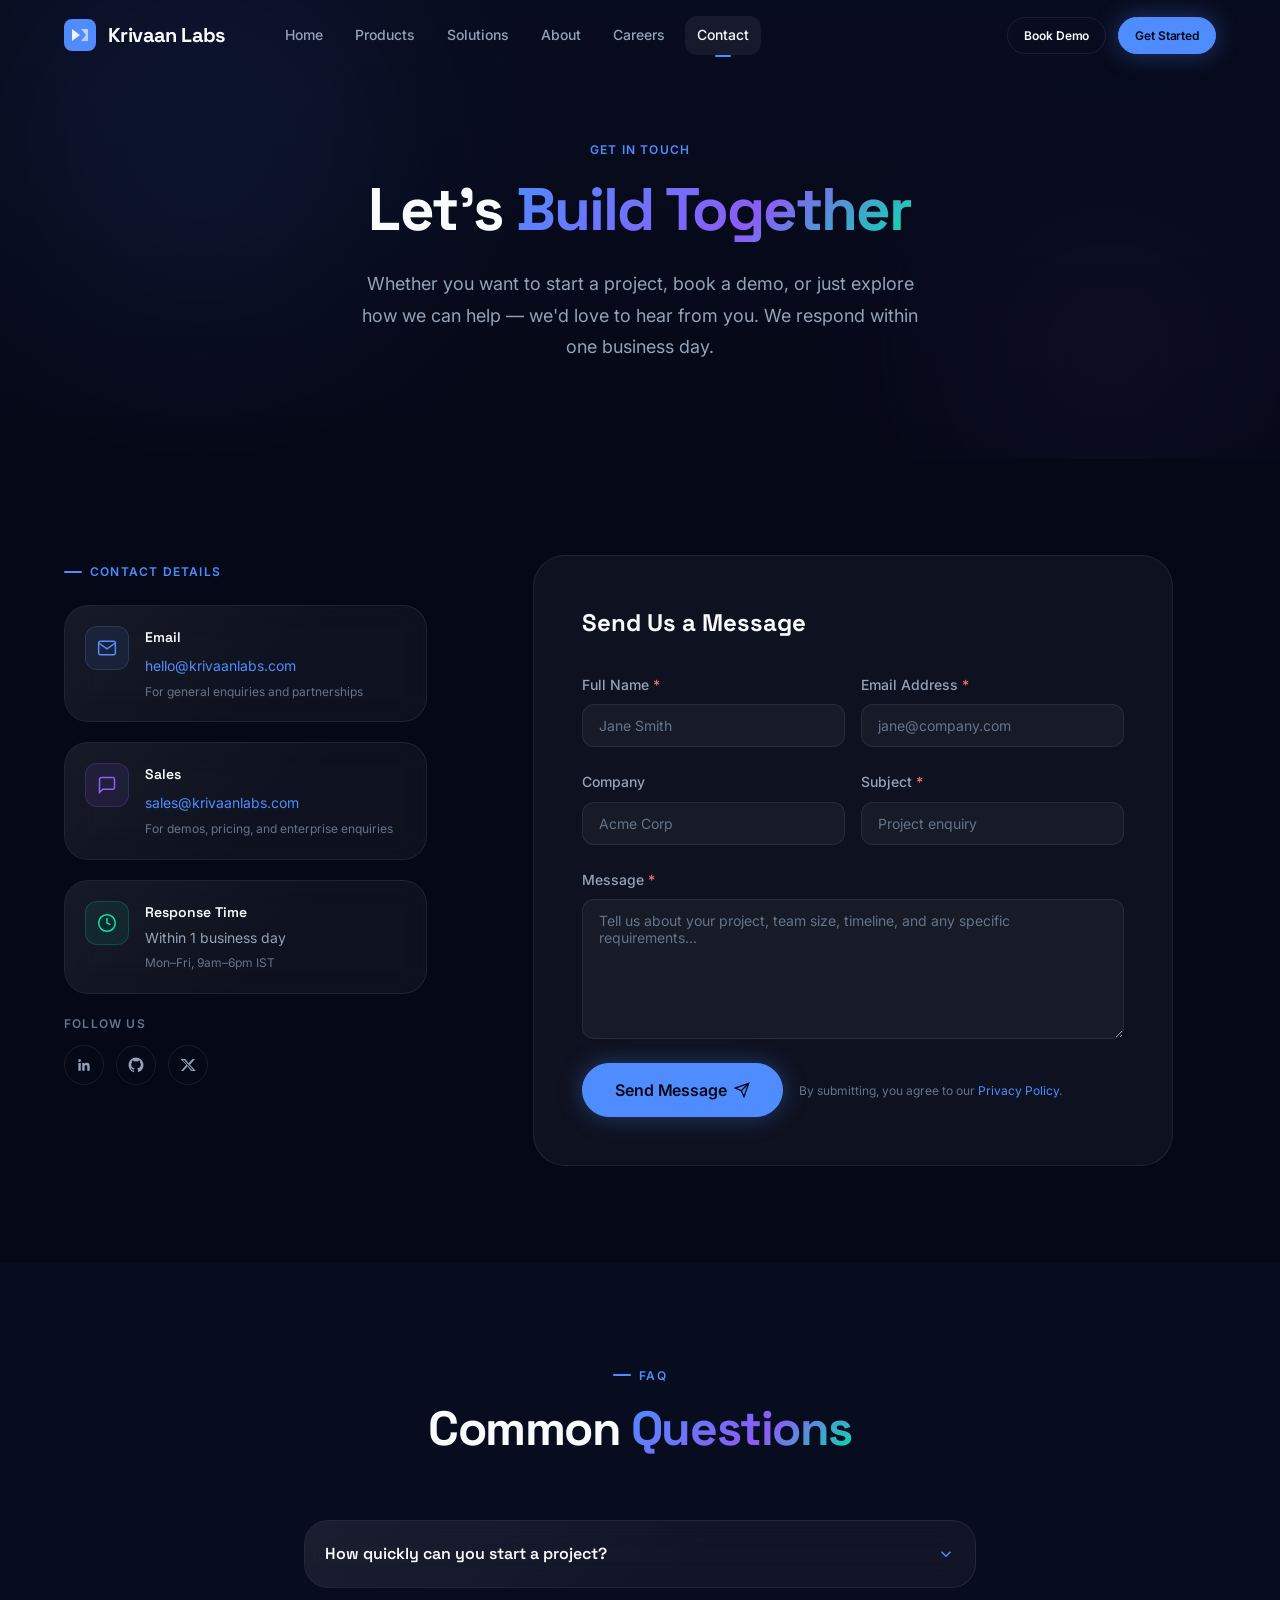
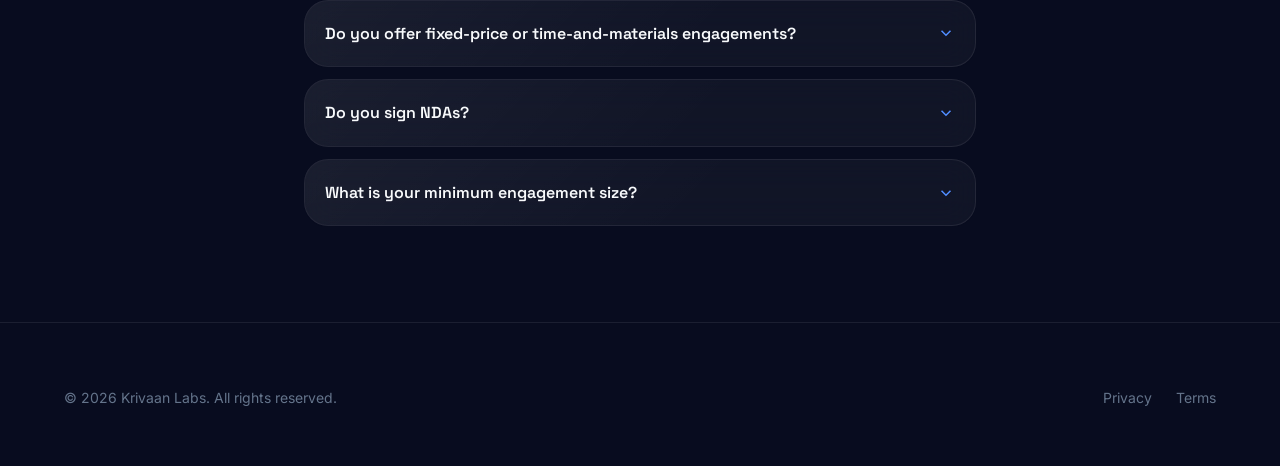
<file: contact.html>
<!DOCTYPE html>
<html lang="en">
<head>
  <meta charset="UTF-8" />
  <meta name="viewport" content="width=device-width, initial-scale=1.0" />
  <title>Contact – Krivaan Labs</title>
  <meta name="description" content="Get in touch with Krivaan Labs — start a project, book a demo, or just say hello. We respond within one business day." />
  <link rel="canonical" href="https://krivaanlabs.com/contact.html" />
  <meta property="og:title"       content="Contact – Krivaan Labs" />
  <meta property="og:description" content="Start a project or book a demo with Krivaan Labs." />
  <meta property="og:url"         content="https://krivaanlabs.com/contact.html" />
  <meta property="og:type"        content="website" />
  <link rel="icon" type="image/svg+xml" href="assets/favicon/favicon.svg" />
  <link rel="icon" href="assets/favicon/favicon.ico" />
  <link rel="manifest" href="manifest.json" />
  <link rel="preconnect" href="https://fonts.googleapis.com" />
  <link rel="preconnect" href="https://fonts.gstatic.com" crossorigin />
  <link href="https://fonts.googleapis.com/css2?family=Inter:wght@400;500;600;700;800&family=Space+Grotesk:wght@400;500;600;700;800&display=swap" rel="stylesheet" />
  <link rel="stylesheet" href="css/variables.css" />
  <link rel="stylesheet" href="css/style.css" />
  <link rel="stylesheet" href="css/animations.css" />
  <link rel="stylesheet" href="css/responsive.css" />
</head>
<body>

<header role="banner">
  <nav class="nav" aria-label="Main navigation">
    <div class="nav__inner">
      <a href="index.html" class="nav__logo" aria-label="Krivaan Labs – Home">
        <svg class="nav__logo-icon" viewBox="0 0 32 32" fill="none" aria-hidden="true">
          <rect width="32" height="32" rx="8" fill="url(#logoGradCt)"/>
          <path d="M8 10l8 6-8 6V10z" fill="#fff" opacity=".9"/>
          <path d="M17 10h7v12h-7l5-6-5-6z" fill="#fff" opacity=".6"/>
          <defs><linearGradient id="logoGradCt" x1="0" y1="0" x2="32" y2="32"><stop offset="0%" stop-color="#4F8CFF"/><stop offset="100%" stop-color="#8B5CF6"/></linearGradient></defs>
        </svg>
        Krivaan Labs
      </a>
      <nav class="nav__links" id="nav-links">
        <a href="index.html">Home</a>
        <a href="products.html">Products</a>
        <a href="solutions.html">Solutions</a>
        <a href="about.html">About</a>
        <a href="careers.html">Careers</a>
        <a href="contact.html" class="is-active">Contact</a>
      </nav>
      <div class="nav__spacer"></div>
      <div class="nav__actions">
        <a href="contact.html" class="btn btn--ghost btn--sm">Book Demo</a>
        <a href="contact.html" class="btn btn--primary btn--sm">Get Started</a>
      </div>
      <button class="nav__hamburger" aria-controls="nav-links" aria-expanded="false" aria-label="Toggle navigation">
        <span></span><span></span><span></span>
      </button>
    </div>
  </nav>
</header>

<main id="main-content">

<!-- Page Hero -->
<section class="page-hero">
  <div class="aurora page-hero__aurora" aria-hidden="true">
    <div class="aurora__orb aurora__orb--1" style="opacity:0.22"></div>
    <div class="aurora__orb aurora__orb--2" style="opacity:0.18"></div>
  </div>
  <div class="container page-hero__inner">
    <div class="page-hero__eyebrow">Get in Touch</div>
    <h1 class="page-hero__title hero-enter-1">
      Let's <span class="text-gradient">Build Together</span>
    </h1>
    <p class="page-hero__subtitle hero-enter-2">
      Whether you want to start a project, book a demo, or just explore how we can help —
      we'd love to hear from you. We respond within one business day.
    </p>
  </div>
</section>

<!-- Contact Section -->
<section class="section">
  <div class="container">

    <div style="display:grid;grid-template-columns:1fr 2fr;gap:var(--sp-16);align-items:start" class="contact-grid">

      <!-- Contact info -->
      <div>
        <div class="section-eyebrow reveal" style="margin-bottom:var(--sp-6)">Contact Details</div>

        <div style="display:flex;flex-direction:column;gap:var(--sp-5)">

          <div class="card reveal" style="padding:var(--sp-5);display:flex;gap:var(--sp-4);align-items:flex-start">
            <div style="width:44px;height:44px;border-radius:var(--r-md);background:rgba(79,140,255,0.1);border:1px solid rgba(79,140,255,0.2);display:flex;align-items:center;justify-content:center;flex-shrink:0">
              <svg width="20" height="20" viewBox="0 0 24 24" fill="none" stroke="#4F8CFF" stroke-width="1.8" aria-hidden="true"><path d="M4 4h16c1.1 0 2 .9 2 2v12c0 1.1-.9 2-2 2H4c-1.1 0-2-.9-2-2V6c0-1.1.9-2 2-2z"/><polyline points="22,6 12,13 2,6"/></svg>
            </div>
            <div>
              <h3 style="font-family:var(--font-display);font-size:var(--fs-sm);font-weight:var(--fw-semibold);color:var(--clr-text);margin-bottom:var(--sp-1)">Email</h3>
              <a href="mailto:hello@krivaanlabs.com" style="font-size:var(--fs-sm);color:var(--clr-accent);transition:color var(--t-fast)">hello@krivaanlabs.com</a>
              <p style="font-size:var(--fs-xs);color:var(--clr-text-3);margin-top:var(--sp-1)">For general enquiries and partnerships</p>
            </div>
          </div>

          <div class="card reveal" style="padding:var(--sp-5);display:flex;gap:var(--sp-4);align-items:flex-start">
            <div style="width:44px;height:44px;border-radius:var(--r-md);background:rgba(139,92,246,0.1);border:1px solid rgba(139,92,246,0.2);display:flex;align-items:center;justify-content:center;flex-shrink:0">
              <svg width="20" height="20" viewBox="0 0 24 24" fill="none" stroke="#8B5CF6" stroke-width="1.8" aria-hidden="true"><path d="M21 15a2 2 0 0 1-2 2H7l-4 4V5a2 2 0 0 1 2-2h14a2 2 0 0 1 2 2z"/></svg>
            </div>
            <div>
              <h3 style="font-family:var(--font-display);font-size:var(--fs-sm);font-weight:var(--fw-semibold);color:var(--clr-text);margin-bottom:var(--sp-1)">Sales</h3>
              <a href="mailto:sales@krivaanlabs.com" style="font-size:var(--fs-sm);color:var(--clr-accent);transition:color var(--t-fast)">sales@krivaanlabs.com</a>
              <p style="font-size:var(--fs-xs);color:var(--clr-text-3);margin-top:var(--sp-1)">For demos, pricing, and enterprise enquiries</p>
            </div>
          </div>

          <div class="card reveal" style="padding:var(--sp-5);display:flex;gap:var(--sp-4);align-items:flex-start">
            <div style="width:44px;height:44px;border-radius:var(--r-md);background:rgba(0,229,168,0.08);border:1px solid rgba(0,229,168,0.2);display:flex;align-items:center;justify-content:center;flex-shrink:0">
              <svg width="20" height="20" viewBox="0 0 24 24" fill="none" stroke="#00E5A8" stroke-width="1.8" aria-hidden="true"><circle cx="12" cy="12" r="10"/><polyline points="12 6 12 12 16 14"/></svg>
            </div>
            <div>
              <h3 style="font-family:var(--font-display);font-size:var(--fs-sm);font-weight:var(--fw-semibold);color:var(--clr-text);margin-bottom:var(--sp-1)">Response Time</h3>
              <p style="font-size:var(--fs-sm);color:var(--clr-text-2)">Within 1 business day</p>
              <p style="font-size:var(--fs-xs);color:var(--clr-text-3);margin-top:var(--sp-1)">Mon–Fri, 9am–6pm IST</p>
            </div>
          </div>

          <!-- Social links -->
          <div class="reveal">
            <p style="font-size:var(--fs-xs);font-weight:var(--fw-semibold);letter-spacing:var(--ls-wider);text-transform:uppercase;color:var(--clr-text-3);margin-bottom:var(--sp-3)">Follow Us</p>
            <div style="display:flex;gap:var(--sp-3)">
              <a href="https://linkedin.com/company/krivaanlabs" aria-label="LinkedIn" target="_blank" rel="noopener" class="team-card__links" style="width:40px;height:40px;border-radius:50%;border:1px solid var(--clr-border);display:flex;align-items:center;justify-content:center;color:var(--clr-text-2);transition:all var(--t-fast)">
                <svg width="18" height="18" viewBox="0 0 24 24" fill="currentColor" aria-hidden="true"><path d="M20.45 20.45h-3.55v-5.57c0-1.33-.03-3.04-1.85-3.04-1.85 0-2.13 1.44-2.13 2.93v5.68H9.37V9h3.41v1.56h.05c.47-.9 1.63-1.85 3.36-1.85 3.59 0 4.26 2.36 4.26 5.44v6.3zM5.34 7.43a2.06 2.06 0 1 1 0-4.12 2.06 2.06 0 0 1 0 4.12zM7.12 20.45H3.56V9h3.56v11.45z"/></svg>
              </a>
              <a href="https://github.com/krivaanlabs" aria-label="GitHub" target="_blank" rel="noopener" style="width:40px;height:40px;border-radius:50%;border:1px solid var(--clr-border);display:flex;align-items:center;justify-content:center;color:var(--clr-text-2);transition:all var(--t-fast)">
                <svg width="18" height="18" viewBox="0 0 24 24" fill="currentColor" aria-hidden="true"><path d="M12 2a10 10 0 0 0-3.16 19.5c.5.08.68-.22.68-.48l-.01-1.7c-2.78.6-3.37-1.34-3.37-1.34-.46-1.16-1.11-1.47-1.11-1.47-.9-.62.07-.6.07-.6 1 .07 1.53 1.03 1.53 1.03.9 1.52 2.34 1.08 2.91.83.09-.65.35-1.09.63-1.34-2.22-.25-4.55-1.11-4.55-4.94 0-1.09.39-1.98 1.03-2.68-.1-.25-.45-1.27.1-2.64 0 0 .84-.27 2.75 1.02a9.58 9.58 0 0 1 5 0c1.91-1.29 2.75-1.02 2.75-1.02.55 1.37.2 2.39.1 2.64.64.7 1.03 1.59 1.03 2.68 0 3.84-2.34 4.68-4.57 4.93.36.31.68.92.68 1.85l-.01 2.75c0 .26.18.57.69.47A10 10 0 0 0 12 2z"/></svg>
              </a>
              <a href="https://twitter.com/krivaanlabs" aria-label="Twitter" target="_blank" rel="noopener" style="width:40px;height:40px;border-radius:50%;border:1px solid var(--clr-border);display:flex;align-items:center;justify-content:center;color:var(--clr-text-2);transition:all var(--t-fast)">
                <svg width="18" height="18" viewBox="0 0 24 24" fill="currentColor" aria-hidden="true"><path d="M18.24 4h3.09l-6.75 7.72L22.5 20h-6.22l-4.87-6.38L5.76 20H2.67l7.22-8.26L2 4h6.38l4.4 5.77L18.24 4zm-1.08 14.4h1.71L6.9 5.74H5.08l12.08 12.66z"/></svg>
              </a>
            </div>
          </div>

        </div>
      </div>

      <!-- Form -->
      <div class="reveal">
        <div class="contact-form" role="region" aria-labelledby="contact-form-title">

          <!-- Success state -->
          <div id="form-success" class="form-success" role="status" aria-live="polite">
            <div class="form-success__icon">
              <svg viewBox="0 0 24 24" fill="none" stroke="currentColor" stroke-width="2" aria-hidden="true"><path d="M20 6L9 17l-5-5"/></svg>
            </div>
            <h3>Message Sent!</h3>
            <p>Thanks for reaching out. We'll get back to you within one business day.</p>
          </div>

          <!-- Form -->
          <form id="contact-form" novalidate aria-labelledby="contact-form-title">
            <h2 id="contact-form-title" style="font-family:var(--font-display);font-size:var(--fs-xl);font-weight:var(--fw-bold);color:var(--clr-text);margin-bottom:var(--sp-8)">Send Us a Message</h2>

            <div class="form-row">
              <div class="form-group">
                <label for="name">Full Name <span aria-hidden="true" style="color:#f87171">*</span></label>
                <input type="text" id="name" name="name" autocomplete="name" placeholder="Jane Smith" required aria-required="true" />
                <span class="form-error" id="name-error" role="alert"></span>
              </div>
              <div class="form-group">
                <label for="email">Email Address <span aria-hidden="true" style="color:#f87171">*</span></label>
                <input type="email" id="email" name="email" autocomplete="email" placeholder="jane@company.com" required aria-required="true" />
                <span class="form-error" id="email-error" role="alert"></span>
              </div>
            </div>

            <div class="form-row">
              <div class="form-group">
                <label for="company">Company</label>
                <input type="text" id="company" name="company" autocomplete="organization" placeholder="Acme Corp" />
              </div>
              <div class="form-group">
                <label for="subject">Subject <span aria-hidden="true" style="color:#f87171">*</span></label>
                <input type="text" id="subject" name="subject" placeholder="Project enquiry" required aria-required="true" />
                <span class="form-error" id="subject-error" role="alert"></span>
              </div>
            </div>

            <div class="form-group">
              <label for="message">Message <span aria-hidden="true" style="color:#f87171">*</span></label>
              <textarea id="message" name="message" placeholder="Tell us about your project, team size, timeline, and any specific requirements..." required aria-required="true"></textarea>
              <span class="form-error" id="message-error" role="alert"></span>
            </div>

            <div style="display:flex;align-items:center;gap:var(--sp-4);flex-wrap:wrap">
              <button type="submit" class="btn btn--primary btn--lg" style="min-width:160px">
                Send Message
                <svg width="16" height="16" viewBox="0 0 24 24" fill="none" stroke="currentColor" stroke-width="2" aria-hidden="true"><line x1="22" y1="2" x2="11" y2="13"/><polygon points="22 2 15 22 11 13 2 9 22 2"/></svg>
              </button>
              <p style="font-size:var(--fs-xs);color:var(--clr-text-3)">
                By submitting, you agree to our <a href="privacy.html" style="color:var(--clr-accent)">Privacy Policy</a>.
              </p>
            </div>

          </form>
        </div>
      </div>
    </div>

  </div>
</section>

<!-- FAQ -->
<section class="section section--alt" aria-labelledby="faq-title">
  <div class="container container--narrow">
    <div class="section-header section-header--center">
      <div class="section-eyebrow">FAQ</div>
      <h2 class="section-title reveal" id="faq-title">Common <span class="text-gradient">Questions</span></h2>
    </div>
    <div style="display:flex;flex-direction:column;gap:var(--sp-3)" class="stagger-children">
      <details class="card reveal" style="padding:var(--sp-5)">
        <summary style="font-family:var(--font-display);font-size:var(--fs-base);font-weight:var(--fw-semibold);color:var(--clr-text);cursor:pointer;list-style:none;display:flex;justify-content:space-between;align-items:center">
          How quickly can you start a project?
          <svg width="18" height="18" viewBox="0 0 24 24" fill="none" stroke="var(--clr-accent)" stroke-width="2" aria-hidden="true"><polyline points="6 9 12 15 18 9"/></svg>
        </summary>
        <p style="font-size:var(--fs-sm);color:var(--clr-text-2);line-height:var(--lh-relaxed);margin-top:var(--sp-3)">For most projects we can begin within 1–2 weeks. Enterprise engagements with procurement requirements may take a bit longer for contracting.</p>
      </details>
      <details class="card reveal" style="padding:var(--sp-5)">
        <summary style="font-family:var(--font-display);font-size:var(--fs-base);font-weight:var(--fw-semibold);color:var(--clr-text);cursor:pointer;list-style:none;display:flex;justify-content:space-between;align-items:center">
          Do you offer fixed-price or time-and-materials engagements?
          <svg width="18" height="18" viewBox="0 0 24 24" fill="none" stroke="var(--clr-accent)" stroke-width="2" aria-hidden="true"><polyline points="6 9 12 15 18 9"/></svg>
        </summary>
        <p style="font-size:var(--fs-sm);color:var(--clr-text-2);line-height:var(--lh-relaxed);margin-top:var(--sp-3)">Both. For well-defined scopes we prefer fixed-price milestones with clear deliverables. For exploratory or ongoing work, we use time-and-materials with weekly reporting.</p>
      </details>
      <details class="card reveal" style="padding:var(--sp-5)">
        <summary style="font-family:var(--font-display);font-size:var(--fs-base);font-weight:var(--fw-semibold);color:var(--clr-text);cursor:pointer;list-style:none;display:flex;justify-content:space-between;align-items:center">
          Do you sign NDAs?
          <svg width="18" height="18" viewBox="0 0 24 24" fill="none" stroke="var(--clr-accent)" stroke-width="2" aria-hidden="true"><polyline points="6 9 12 15 18 9"/></svg>
        </summary>
        <p style="font-size:var(--fs-sm);color:var(--clr-text-2);line-height:var(--lh-relaxed);margin-top:var(--sp-3)">Absolutely. We're happy to sign mutual NDAs before any detailed discussions about your project. Just mention it in your message.</p>
      </details>
      <details class="card reveal" style="padding:var(--sp-5)">
        <summary style="font-family:var(--font-display);font-size:var(--fs-base);font-weight:var(--fw-semibold);color:var(--clr-text);cursor:pointer;list-style:none;display:flex;justify-content:space-between;align-items:center">
          What is your minimum engagement size?
          <svg width="18" height="18" viewBox="0 0 24 24" fill="none" stroke="var(--clr-accent)" stroke-width="2" aria-hidden="true"><polyline points="6 9 12 15 18 9"/></svg>
        </summary>
        <p style="font-size:var(--fs-sm);color:var(--clr-text-2);line-height:var(--lh-relaxed);margin-top:var(--sp-3)">We typically work best on projects with at least a 4-week engagement. For smaller needs like architecture reviews or code audits, we offer fixed-scope packages.</p>
      </details>
    </div>
  </div>
</section>

</main>

<footer class="footer" role="contentinfo">
  <div class="container">
    <div class="footer__bottom" style="padding-top:0;border:none;padding-bottom:var(--sp-6)">
      <p class="footer__copyright">&copy; <span id="copy-year"></span> Krivaan Labs. All rights reserved.</p>
      <nav class="footer__legal" aria-label="Legal links"><a href="privacy.html">Privacy</a><a href="terms.html">Terms</a></nav>
    </div>
  </div>
</footer>

<script type="module" src="js/app.js"></script>
<script>
  document.getElementById('copy-year').textContent = new Date().getFullYear();
  // Pre-fill subject from URL param (e.g. ?role=backend-engineer)
  const params = new URLSearchParams(window.location.search);
  const role = params.get('role');
  if (role) {
    const subjectEl = document.getElementById('subject');
    if (subjectEl) subjectEl.value = 'Application: ' + role.replace(/-/g, ' ').replace(/\b\w/g, c => c.toUpperCase());
  }
</script>

</body>
</html>
</file>
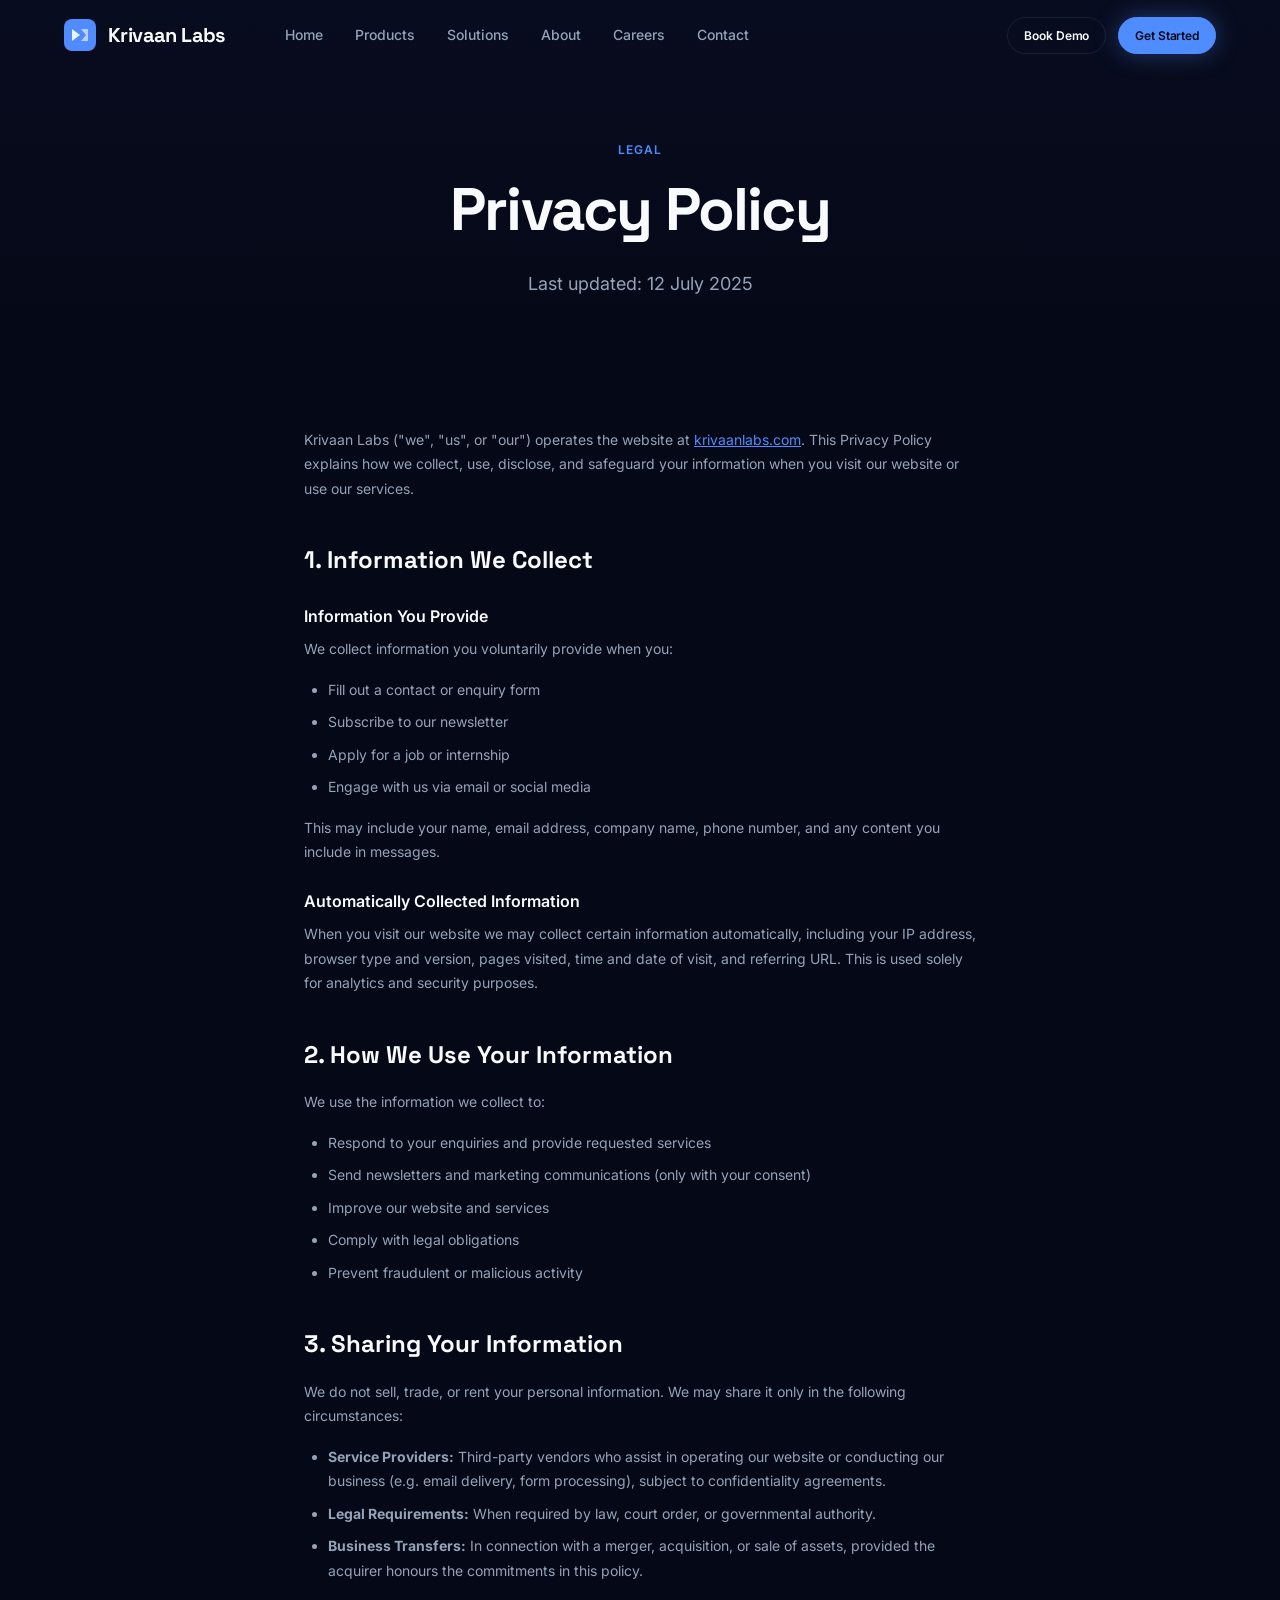
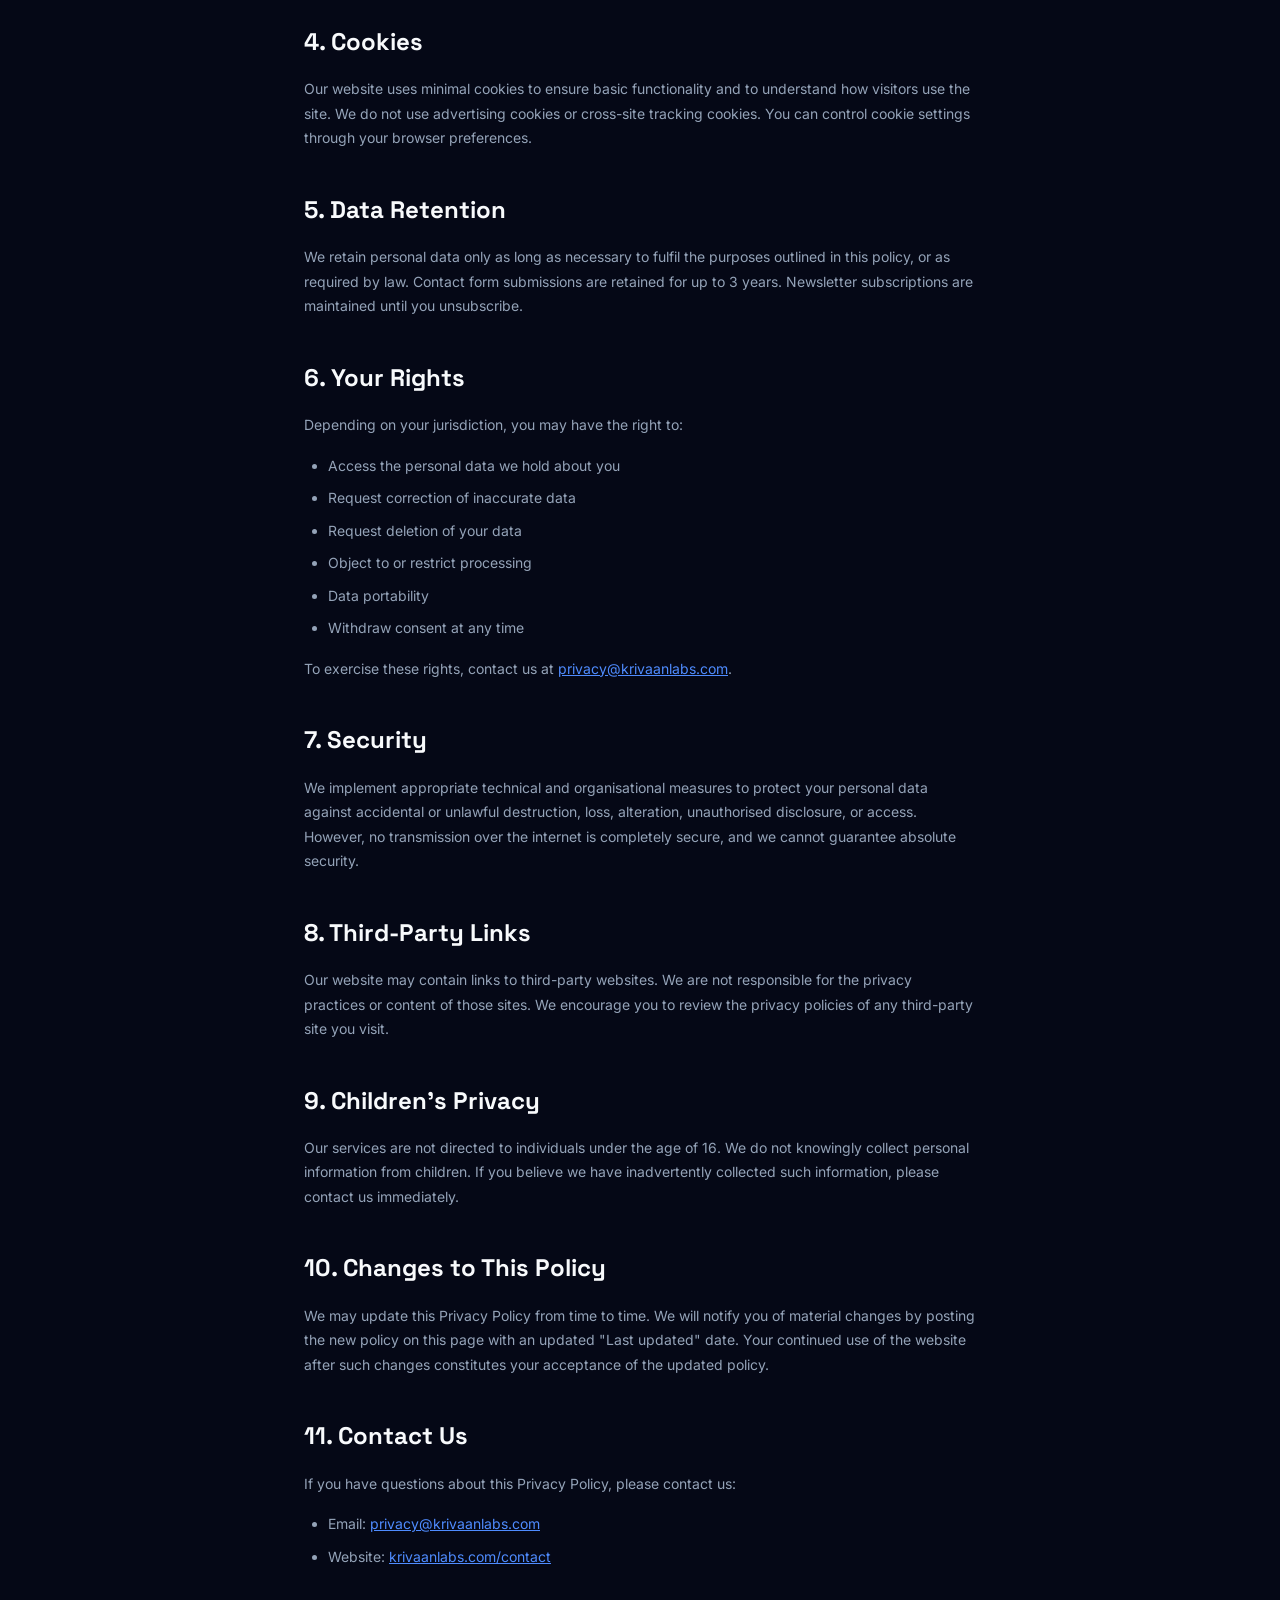
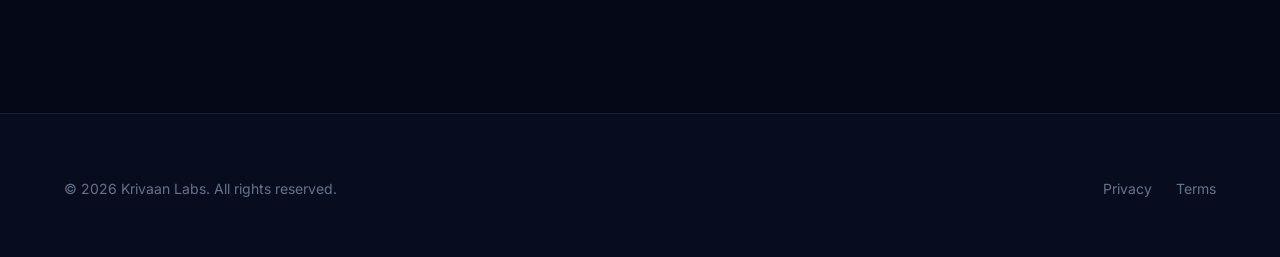
<file: privacy.html>
<!DOCTYPE html>
<html lang="en">
<head>
  <meta charset="UTF-8" />
  <meta name="viewport" content="width=device-width, initial-scale=1.0" />
  <title>Privacy Policy – Krivaan Labs</title>
  <meta name="description" content="Krivaan Labs Privacy Policy — how we collect, use, and protect your personal data." />
  <link rel="canonical" href="https://krivaanlabs.com/privacy.html" />
  <link rel="icon" type="image/svg+xml" href="assets/favicon/favicon.svg" />
  <link rel="icon" href="assets/favicon/favicon.ico" />
  <link rel="manifest" href="manifest.json" />
  <link rel="preconnect" href="https://fonts.googleapis.com" />
  <link rel="preconnect" href="https://fonts.gstatic.com" crossorigin />
  <link href="https://fonts.googleapis.com/css2?family=Inter:wght@400;500;600;700;800&family=Space+Grotesk:wght@400;500;600;700;800&display=swap" rel="stylesheet" />
  <link rel="stylesheet" href="css/variables.css" />
  <link rel="stylesheet" href="css/style.css" />
  <link rel="stylesheet" href="css/animations.css" />
  <link rel="stylesheet" href="css/responsive.css" />
</head>
<body>

<header role="banner">
  <nav class="nav" aria-label="Main navigation">
    <div class="nav__inner">
      <a href="index.html" class="nav__logo" aria-label="Krivaan Labs – Home">
        <svg class="nav__logo-icon" viewBox="0 0 32 32" fill="none" aria-hidden="true">
          <rect width="32" height="32" rx="8" fill="url(#lgPriv)"/>
          <path d="M8 10l8 6-8 6V10z" fill="#fff" opacity=".9"/>
          <path d="M17 10h7v12h-7l5-6-5-6z" fill="#fff" opacity=".6"/>
          <defs><linearGradient id="lgPriv" x1="0" y1="0" x2="32" y2="32"><stop offset="0%" stop-color="#4F8CFF"/><stop offset="100%" stop-color="#8B5CF6"/></linearGradient></defs>
        </svg>
        Krivaan Labs
      </a>
      <nav class="nav__links" id="nav-links">
        <a href="index.html">Home</a>
        <a href="products.html">Products</a>
        <a href="solutions.html">Solutions</a>
        <a href="about.html">About</a>
        <a href="careers.html">Careers</a>
        <a href="contact.html">Contact</a>
      </nav>
      <div class="nav__spacer"></div>
      <div class="nav__actions">
        <a href="contact.html" class="btn btn--ghost btn--sm">Book Demo</a>
        <a href="contact.html" class="btn btn--primary btn--sm">Get Started</a>
      </div>
      <button class="nav__hamburger" aria-controls="nav-links" aria-expanded="false" aria-label="Toggle navigation">
        <span></span><span></span><span></span>
      </button>
    </div>
  </nav>
</header>

<main id="main-content">

<section class="page-hero" style="padding-bottom:var(--sp-8)">
  <div class="container page-hero__inner">
    <div class="page-hero__eyebrow">Legal</div>
    <h1 class="page-hero__title hero-enter-1">Privacy Policy</h1>
    <p class="page-hero__subtitle hero-enter-2">Last updated: 12 July 2025</p>
  </div>
</section>

<section class="section" style="padding-top:var(--sp-8)">
  <div class="legal-content">

    <p>Krivaan Labs ("we", "us", or "our") operates the website at <a href="https://krivaanlabs.com">krivaanlabs.com</a>. This Privacy Policy explains how we collect, use, disclose, and safeguard your information when you visit our website or use our services.</p>

    <h2>1. Information We Collect</h2>
    <h3>Information You Provide</h3>
    <p>We collect information you voluntarily provide when you:</p>
    <ul>
      <li>Fill out a contact or enquiry form</li>
      <li>Subscribe to our newsletter</li>
      <li>Apply for a job or internship</li>
      <li>Engage with us via email or social media</li>
    </ul>
    <p>This may include your name, email address, company name, phone number, and any content you include in messages.</p>

    <h3>Automatically Collected Information</h3>
    <p>When you visit our website we may collect certain information automatically, including your IP address, browser type and version, pages visited, time and date of visit, and referring URL. This is used solely for analytics and security purposes.</p>

    <h2>2. How We Use Your Information</h2>
    <p>We use the information we collect to:</p>
    <ul>
      <li>Respond to your enquiries and provide requested services</li>
      <li>Send newsletters and marketing communications (only with your consent)</li>
      <li>Improve our website and services</li>
      <li>Comply with legal obligations</li>
      <li>Prevent fraudulent or malicious activity</li>
    </ul>

    <h2>3. Sharing Your Information</h2>
    <p>We do not sell, trade, or rent your personal information. We may share it only in the following circumstances:</p>
    <ul>
      <li><strong>Service Providers:</strong> Third-party vendors who assist in operating our website or conducting our business (e.g. email delivery, form processing), subject to confidentiality agreements.</li>
      <li><strong>Legal Requirements:</strong> When required by law, court order, or governmental authority.</li>
      <li><strong>Business Transfers:</strong> In connection with a merger, acquisition, or sale of assets, provided the acquirer honours the commitments in this policy.</li>
    </ul>

    <h2>4. Cookies</h2>
    <p>Our website uses minimal cookies to ensure basic functionality and to understand how visitors use the site. We do not use advertising cookies or cross-site tracking cookies. You can control cookie settings through your browser preferences.</p>

    <h2>5. Data Retention</h2>
    <p>We retain personal data only as long as necessary to fulfil the purposes outlined in this policy, or as required by law. Contact form submissions are retained for up to 3 years. Newsletter subscriptions are maintained until you unsubscribe.</p>

    <h2>6. Your Rights</h2>
    <p>Depending on your jurisdiction, you may have the right to:</p>
    <ul>
      <li>Access the personal data we hold about you</li>
      <li>Request correction of inaccurate data</li>
      <li>Request deletion of your data</li>
      <li>Object to or restrict processing</li>
      <li>Data portability</li>
      <li>Withdraw consent at any time</li>
    </ul>
    <p>To exercise these rights, contact us at <a href="mailto:privacy@krivaanlabs.com">privacy@krivaanlabs.com</a>.</p>

    <h2>7. Security</h2>
    <p>We implement appropriate technical and organisational measures to protect your personal data against accidental or unlawful destruction, loss, alteration, unauthorised disclosure, or access. However, no transmission over the internet is completely secure, and we cannot guarantee absolute security.</p>

    <h2>8. Third-Party Links</h2>
    <p>Our website may contain links to third-party websites. We are not responsible for the privacy practices or content of those sites. We encourage you to review the privacy policies of any third-party site you visit.</p>

    <h2>9. Children's Privacy</h2>
    <p>Our services are not directed to individuals under the age of 16. We do not knowingly collect personal information from children. If you believe we have inadvertently collected such information, please contact us immediately.</p>

    <h2>10. Changes to This Policy</h2>
    <p>We may update this Privacy Policy from time to time. We will notify you of material changes by posting the new policy on this page with an updated "Last updated" date. Your continued use of the website after such changes constitutes your acceptance of the updated policy.</p>

    <h2>11. Contact Us</h2>
    <p>If you have questions about this Privacy Policy, please contact us:</p>
    <ul>
      <li>Email: <a href="mailto:privacy@krivaanlabs.com">privacy@krivaanlabs.com</a></li>
      <li>Website: <a href="contact.html">krivaanlabs.com/contact</a></li>
    </ul>

  </div>
</section>

</main>

<footer class="footer" role="contentinfo">
  <div class="container">
    <div class="footer__bottom" style="padding-top:0;border:none;padding-bottom:var(--sp-6)">
      <p class="footer__copyright">&copy; <span id="copy-year"></span> Krivaan Labs. All rights reserved.</p>
      <nav class="footer__legal" aria-label="Legal links"><a href="privacy.html">Privacy</a><a href="terms.html">Terms</a></nav>
    </div>
  </div>
</footer>

<script type="module" src="js/app.js"></script>
<script>document.getElementById('copy-year').textContent = new Date().getFullYear();</script>
</body>
</html>
</file>
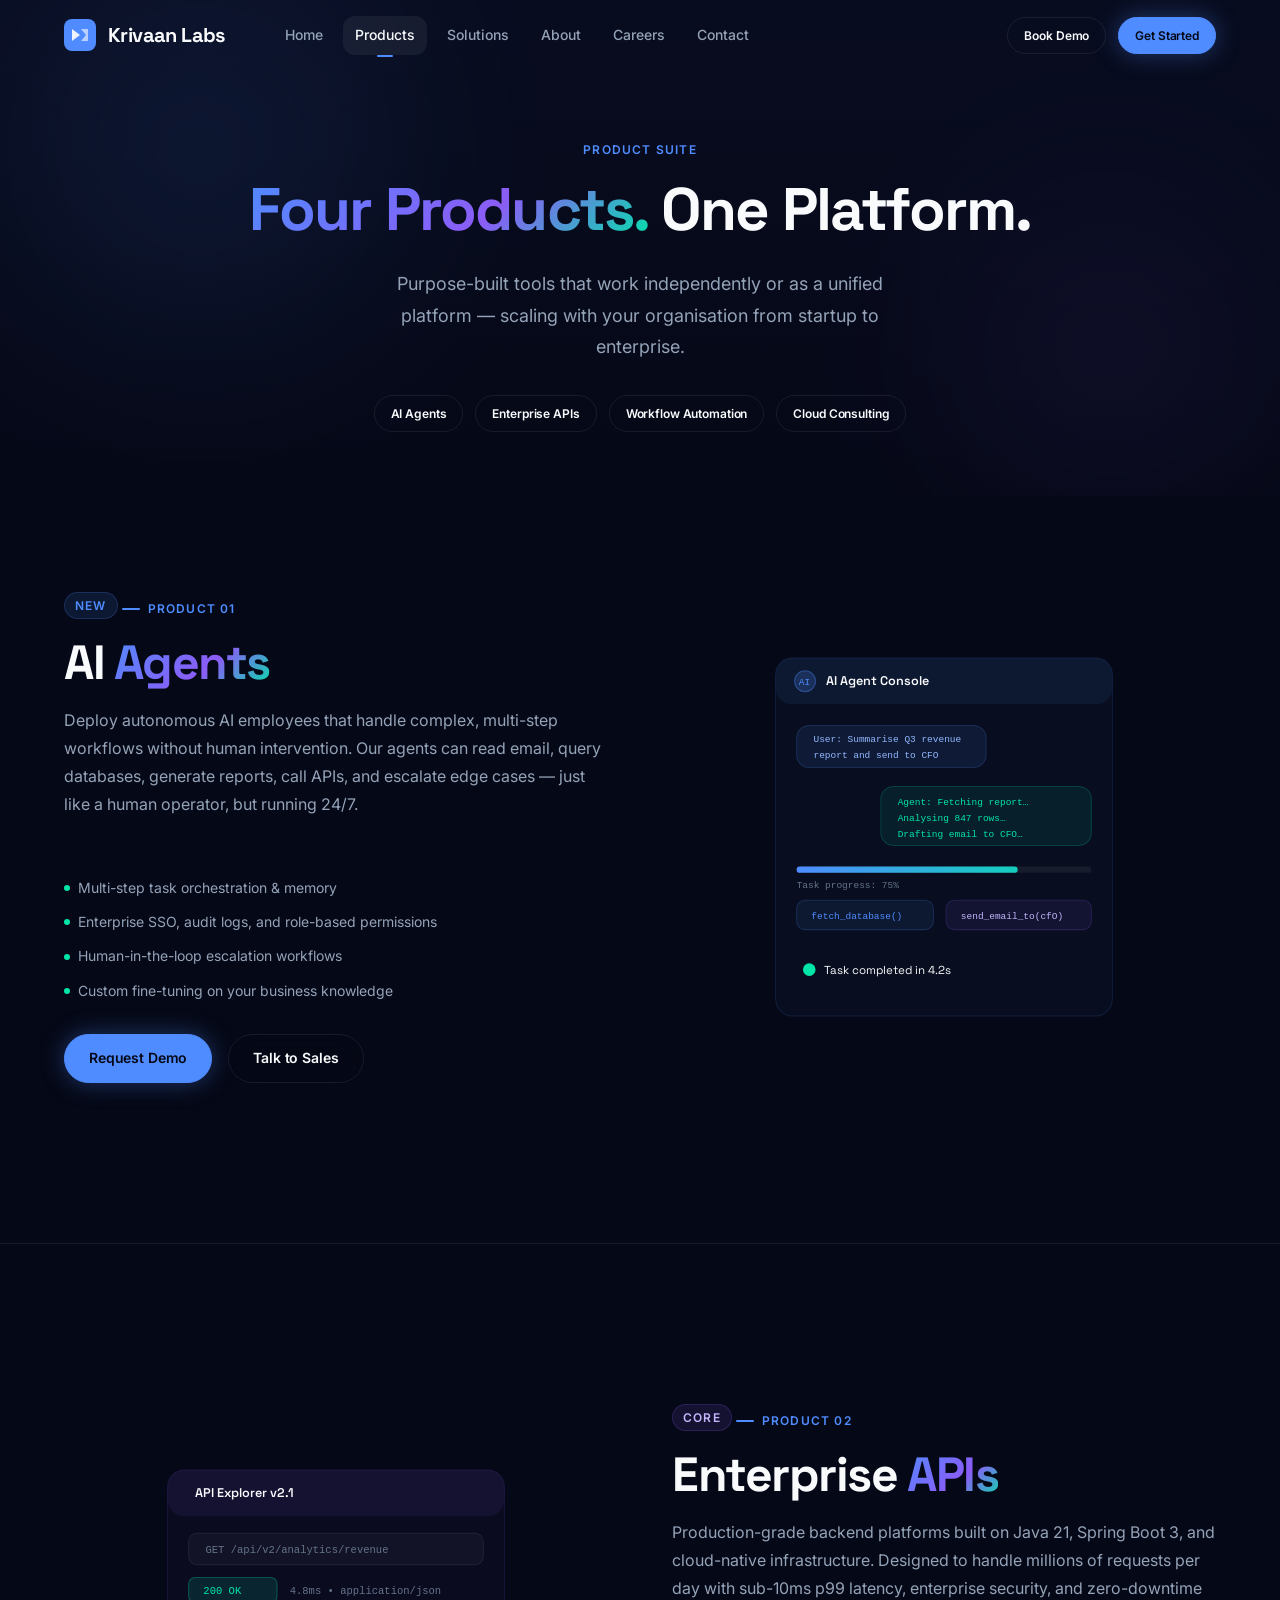
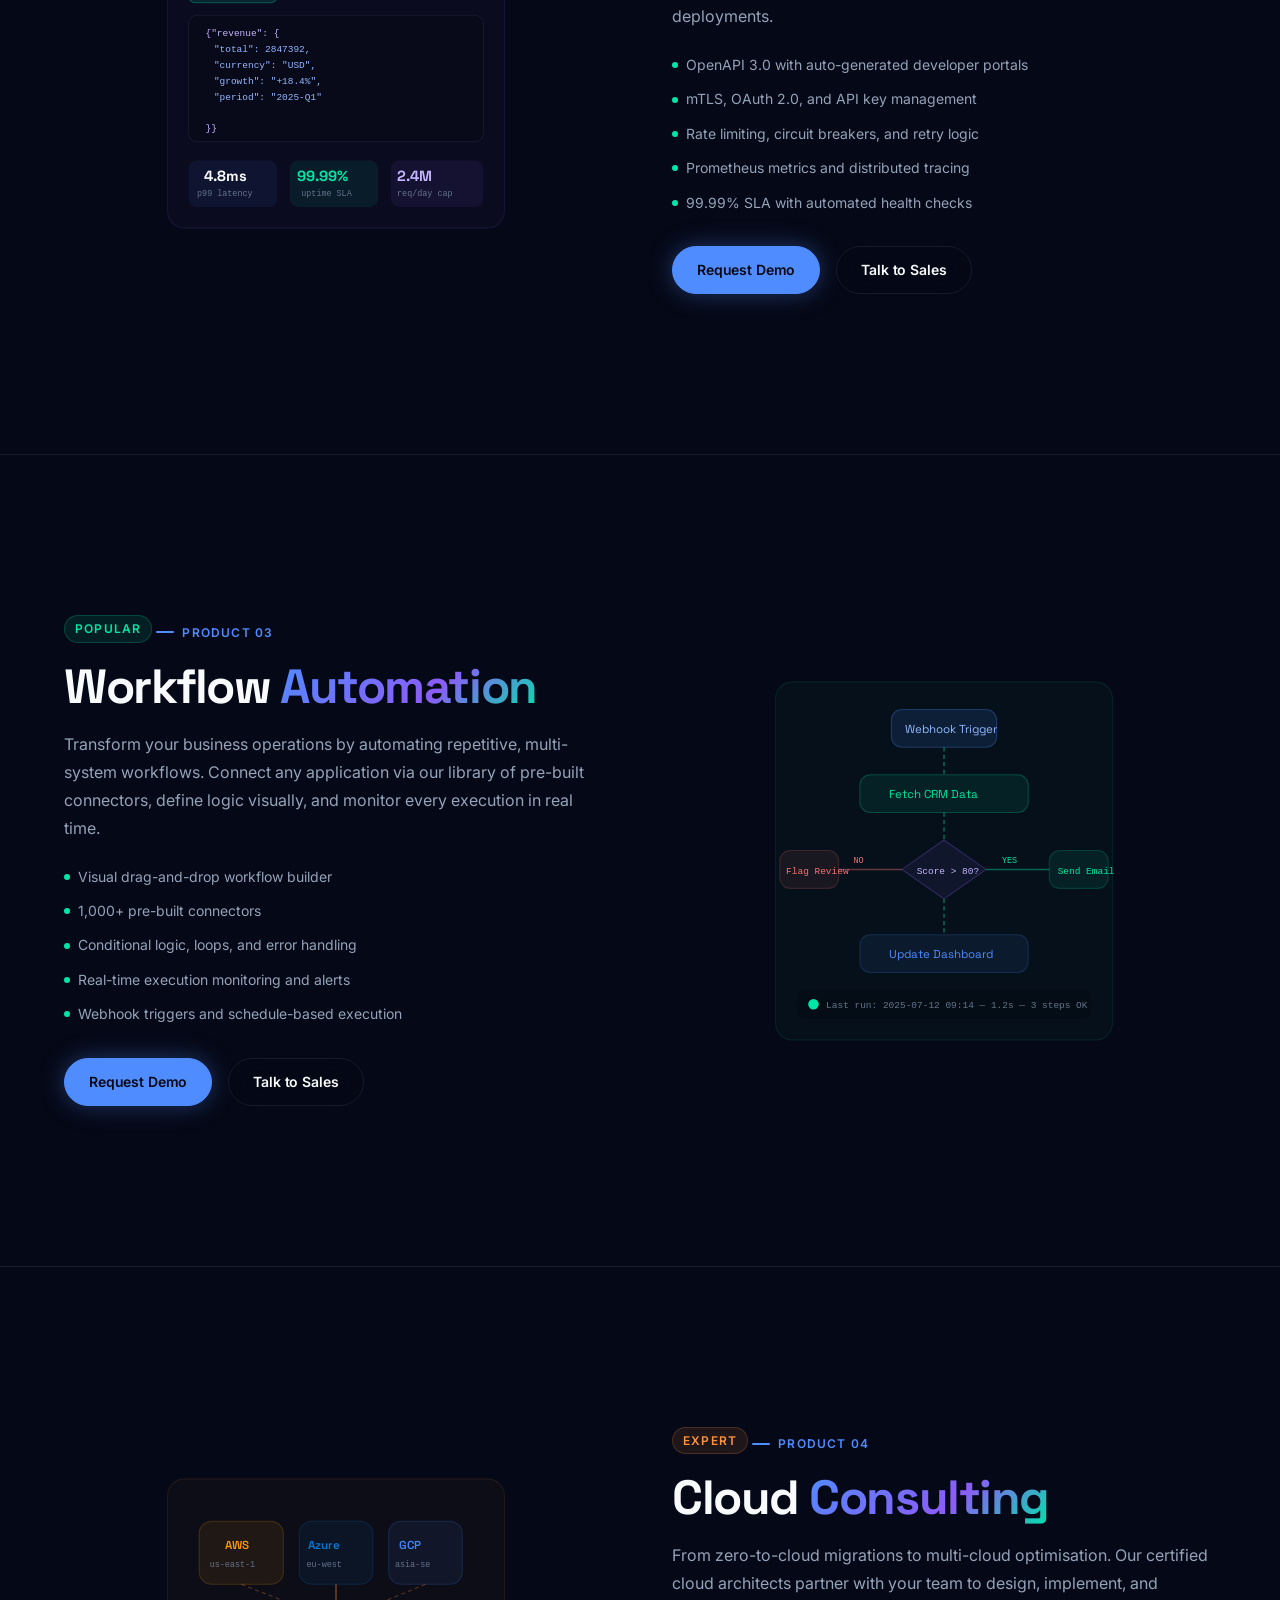
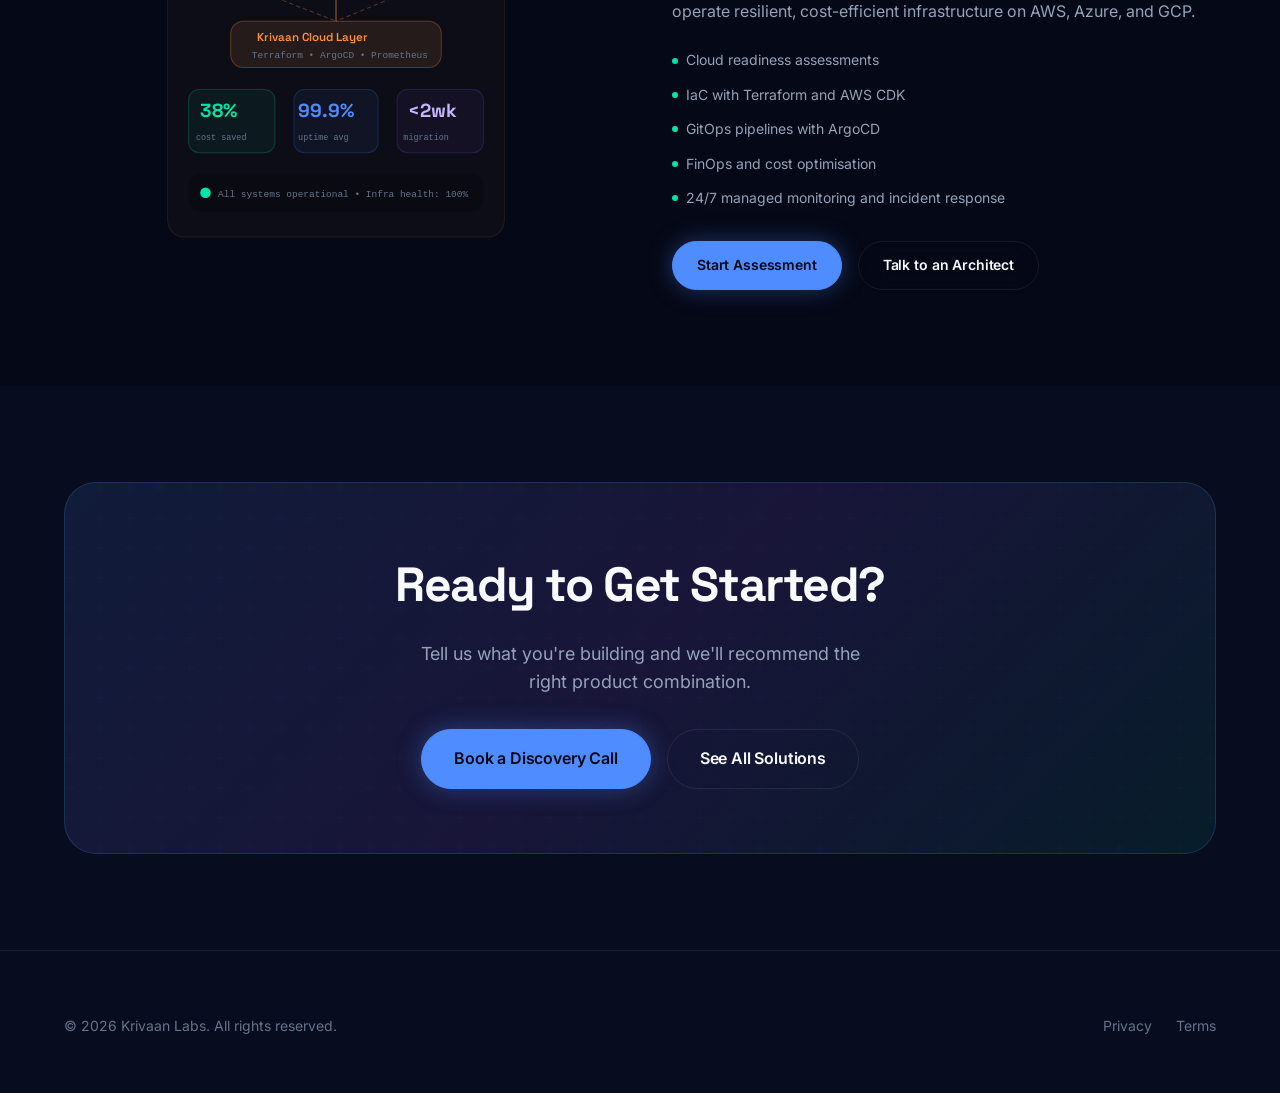
<file: products.html>
<!DOCTYPE html>
<html lang="en">
<head>
  <meta charset="UTF-8" />
  <meta name="viewport" content="width=device-width, initial-scale=1.0" />
  <title>Products – Krivaan Labs</title>
  <meta name="description" content="Explore Krivaan Labs products: AI Agents, Enterprise APIs, Workflow Automation, and Cloud Consulting." />
  <link rel="canonical" href="https://krivaanlabs.com/products.html" />
  <meta property="og:title"       content="Products – Krivaan Labs" />
  <meta property="og:description" content="AI Agents, Enterprise APIs, Workflow Automation, Cloud Consulting." />
  <meta property="og:url"         content="https://krivaanlabs.com/products.html" />
  <meta property="og:type"        content="website" />
  <link rel="icon" type="image/svg+xml" href="assets/favicon/favicon.svg" />
  <link rel="icon" href="assets/favicon/favicon.ico" />
  <link rel="manifest" href="manifest.json" />
  <link rel="preconnect" href="https://fonts.googleapis.com" />
  <link rel="preconnect" href="https://fonts.gstatic.com" crossorigin />
  <link href="https://fonts.googleapis.com/css2?family=Inter:wght@400;500;600;700;800&family=Space+Grotesk:wght@400;500;600;700;800&display=swap" rel="stylesheet" />
  <link rel="stylesheet" href="css/variables.css" />
  <link rel="stylesheet" href="css/style.css" />
  <link rel="stylesheet" href="css/animations.css" />
  <link rel="stylesheet" href="css/responsive.css" />
</head>
<body>

<header role="banner">
  <nav class="nav" aria-label="Main navigation">
    <div class="nav__inner">
      <a href="index.html" class="nav__logo" aria-label="Krivaan Labs – Home">
        <svg class="nav__logo-icon" viewBox="0 0 32 32" fill="none" aria-hidden="true">
          <rect width="32" height="32" rx="8" fill="url(#logoGradP)"/>
          <path d="M8 10l8 6-8 6V10z" fill="#fff" opacity=".9"/>
          <path d="M17 10h7v12h-7l5-6-5-6z" fill="#fff" opacity=".6"/>
          <defs><linearGradient id="logoGradP" x1="0" y1="0" x2="32" y2="32"><stop offset="0%" stop-color="#4F8CFF"/><stop offset="100%" stop-color="#8B5CF6"/></linearGradient></defs>
        </svg>
        Krivaan Labs
      </a>
      <nav class="nav__links" id="nav-links">
        <a href="index.html">Home</a>
        <a href="products.html" class="is-active">Products</a>
        <a href="solutions.html">Solutions</a>
        <a href="about.html">About</a>
        <a href="careers.html">Careers</a>
        <a href="contact.html">Contact</a>
      </nav>
      <div class="nav__spacer"></div>
      <div class="nav__actions">
        <a href="contact.html" class="btn btn--ghost btn--sm">Book Demo</a>
        <a href="contact.html" class="btn btn--primary btn--sm">Get Started</a>
      </div>
      <button class="nav__hamburger" aria-controls="nav-links" aria-expanded="false" aria-label="Toggle navigation">
        <span></span><span></span><span></span>
      </button>
    </div>
  </nav>
</header>

<main id="main-content">

<!-- Page Hero -->
<section class="page-hero">
  <div class="aurora page-hero__aurora" aria-hidden="true">
    <div class="aurora__orb aurora__orb--1" style="opacity:0.25"></div>
    <div class="aurora__orb aurora__orb--2" style="opacity:0.2"></div>
  </div>
  <div class="container page-hero__inner">
    <div class="page-hero__eyebrow">Product Suite</div>
    <h1 class="page-hero__title hero-enter-1">
      <span class="text-gradient">Four Products.</span> One Platform.
    </h1>
    <p class="page-hero__subtitle hero-enter-2">
      Purpose-built tools that work independently or as a unified platform — scaling with
      your organisation from startup to enterprise.
    </p>
    <div class="hero-enter-3" style="display:flex;gap:var(--sp-3);justify-content:center;flex-wrap:wrap">
      <a href="#ai-agents"      class="btn btn--ghost btn--sm">AI Agents</a>
      <a href="#enterprise-apis" class="btn btn--ghost btn--sm">Enterprise APIs</a>
      <a href="#workflow"        class="btn btn--ghost btn--sm">Workflow Automation</a>
      <a href="#cloud"           class="btn btn--ghost btn--sm">Cloud Consulting</a>
    </div>
  </div>
</section>

<!-- AI Agents -->
<section class="section" id="ai-agents" aria-labelledby="prod-ai-title">
  <div class="container">
    <div class="about-split">
      <div>
        <div class="badge badge--blue reveal" style="margin-bottom:var(--sp-4)">New</div>
        <div class="section-eyebrow reveal">Product 01</div>
        <h2 class="section-title reveal" id="prod-ai-title">AI <span class="text-gradient">Agents</span></h2>
        <p class="reveal" style="color:var(--clr-text-2);line-height:var(--lh-relaxed);margin-bottom:var(--sp-6)">
          Deploy autonomous AI employees that handle complex, multi-step workflows without human
          intervention. Our agents can read email, query databases, generate reports, call APIs,
          and escalate edge cases — just like a human operator, but running 24/7.
        </p>
        <ul style="display:flex;flex-direction:column;gap:var(--sp-3);margin-bottom:var(--sp-8)" aria-label="Features">
          <li class="product-card__feature reveal">LLM-powered decision engine with tool-use</li>
          <li class="product-card__feature reveal">Multi-step task orchestration & memory</li>
          <li class="product-card__feature reveal">Enterprise SSO, audit logs, and role-based permissions</li>
          <li class="product-card__feature reveal">Human-in-the-loop escalation workflows</li>
          <li class="product-card__feature reveal">Custom fine-tuning on your business knowledge</li>
        </ul>
        <div style="display:flex;gap:var(--sp-4);flex-wrap:wrap" class="reveal">
          <a href="contact.html" class="btn btn--primary">Request Demo</a>
          <a href="contact.html" class="btn btn--ghost">Talk to Sales</a>
        </div>
      </div>
      <div class="about-split__visual reveal-right" aria-hidden="true">
        <svg viewBox="0 0 400 380" fill="none" style="width:100%;height:100%">
          <rect x="40" y="20" width="320" height="340" rx="16" fill="rgba(79,140,255,0.04)" stroke="rgba(79,140,255,0.15)" stroke-width="1"/>
          <!-- Header bar -->
          <rect x="40" y="20" width="320" height="44" rx="16" fill="rgba(79,140,255,0.08)"/>
          <circle cx="68" cy="42" r="10" fill="rgba(79,140,255,0.2)" stroke="rgba(79,140,255,0.4)" stroke-width="1"/>
          <text x="62" y="46" font-family="monospace" font-size="9" fill="#4F8CFF">AI</text>
          <text x="88" y="46" font-family="Space Grotesk,sans-serif" font-size="12" font-weight="600" fill="#F8FAFC">AI Agent Console</text>
          <!-- Chat bubbles -->
          <rect x="60" y="84" width="180" height="40" rx="12" fill="rgba(79,140,255,0.1)" stroke="rgba(79,140,255,0.2)" stroke-width="1"/>
          <text x="76" y="100" font-family="monospace" font-size="9" fill="#93b8ff">User: Summarise Q3 revenue</text>
          <text x="76" y="115" font-family="monospace" font-size="9" fill="#93b8ff">report and send to CFO</text>
          <rect x="140" y="142" width="200" height="56" rx="12" fill="rgba(0,229,168,0.08)" stroke="rgba(0,229,168,0.2)" stroke-width="1"/>
          <text x="156" y="160" font-family="monospace" font-size="9" fill="#00E5A8">Agent: Fetching report…</text>
          <text x="156" y="175" font-family="monospace" font-size="9" fill="#00E5A8">Analysing 847 rows…</text>
          <text x="156" y="190" font-family="monospace" font-size="9" fill="#00E5A8">Drafting email to CFO…</text>
          <!-- Progress bar -->
          <rect x="60" y="218" width="280" height="6" rx="3" fill="rgba(255,255,255,0.06)"/>
          <rect x="60" y="218" width="210" height="6" rx="3" fill="url(#progGrad)"/>
          <text x="60" y="238" font-family="monospace" font-size="9" fill="#64748b">Task progress: 75%</text>
          <!-- Tool calls -->
          <rect x="60" y="250" width="130" height="28" rx="8" fill="rgba(79,140,255,0.08)" stroke="rgba(79,140,255,0.2)" stroke-width="1"/>
          <text x="74" y="268" font-family="monospace" font-size="9" fill="#4F8CFF">fetch_database()</text>
          <rect x="202" y="250" width="138" height="28" rx="8" fill="rgba(139,92,246,0.08)" stroke="rgba(139,92,246,0.2)" stroke-width="1"/>
          <text x="216" y="268" font-family="monospace" font-size="9" fill="#c4b5fd">send_email_to(cfO)</text>
          <!-- Status -->
          <circle cx="72" cy="316" r="6" fill="#00E5A8"/>
          <text x="86" y="320" font-family="Space Grotesk,sans-serif" font-size="11" fill="#F8FAFC">Task completed in 4.2s</text>
          <defs>
            <linearGradient id="progGrad" x1="60" y1="0" x2="340" y2="0" gradientUnits="userSpaceOnUse">
              <stop stop-color="#4F8CFF"/><stop offset="1" stop-color="#00E5A8"/>
            </linearGradient>
          </defs>
        </svg>
      </div>
    </div>
  </div>
</section>

<div class="divider"></div>

<!-- Enterprise APIs -->
<section class="section" id="enterprise-apis" aria-labelledby="prod-api-title">
  <div class="container">
    <div class="about-split" style="direction:rtl">
      <div style="direction:ltr">
        <div class="badge badge--purple reveal" style="margin-bottom:var(--sp-4)">Core</div>
        <div class="section-eyebrow reveal">Product 02</div>
        <h2 class="section-title reveal" id="prod-api-title">Enterprise <span class="text-gradient">APIs</span></h2>
        <p class="reveal" style="color:var(--clr-text-2);line-height:var(--lh-relaxed);margin-bottom:var(--sp-6)">
          Production-grade backend platforms built on Java 21, Spring Boot 3, and cloud-native
          infrastructure. Designed to handle millions of requests per day with sub-10ms p99
          latency, enterprise security, and zero-downtime deployments.
        </p>
        <ul style="display:flex;flex-direction:column;gap:var(--sp-3);margin-bottom:var(--sp-8)" aria-label="Features">
          <li class="product-card__feature reveal">OpenAPI 3.0 with auto-generated developer portals</li>
          <li class="product-card__feature reveal">mTLS, OAuth 2.0, and API key management</li>
          <li class="product-card__feature reveal">Rate limiting, circuit breakers, and retry logic</li>
          <li class="product-card__feature reveal">Prometheus metrics and distributed tracing</li>
          <li class="product-card__feature reveal">99.99% SLA with automated health checks</li>
        </ul>
        <div style="display:flex;gap:var(--sp-4);flex-wrap:wrap" class="reveal">
          <a href="contact.html" class="btn btn--primary">Request Demo</a>
          <a href="contact.html" class="btn btn--ghost">Talk to Sales</a>
        </div>
      </div>
      <div class="about-split__visual reveal-left" aria-hidden="true" style="direction:ltr">
        <svg viewBox="0 0 400 380" fill="none" style="width:100%;height:100%">
          <rect x="40" y="20" width="320" height="340" rx="16" fill="rgba(139,92,246,0.04)" stroke="rgba(139,92,246,0.15)" stroke-width="1"/>
          <rect x="40" y="20" width="320" height="44" rx="16" fill="rgba(139,92,246,0.08)"/>
          <text x="66" y="46" font-family="Space Grotesk,sans-serif" font-size="12" font-weight="600" fill="#F8FAFC">API Explorer v2.1</text>
          <rect x="60" y="80" width="280" height="30" rx="8" fill="rgba(255,255,255,0.03)" stroke="rgba(255,255,255,0.08)" stroke-width="1"/>
          <text x="76" y="99" font-family="monospace" font-size="10" fill="#64748b">GET  /api/v2/analytics/revenue</text>
          <rect x="60" y="122" width="84" height="24" rx="6" fill="rgba(0,229,168,0.12)" stroke="rgba(0,229,168,0.3)" stroke-width="1"/>
          <text x="74" y="138" font-family="monospace" font-size="10" fill="#00E5A8">200 OK</text>
          <text x="156" y="138" font-family="monospace" font-size="10" fill="#64748b">4.8ms  •  application/json</text>
          <rect x="60" y="158" width="280" height="120" rx="8" fill="rgba(0,0,0,0.2)" stroke="rgba(255,255,255,0.06)" stroke-width="1"/>
          <text x="76" y="178" font-family="monospace" font-size="9" fill="#c4b5fd">{"revenue": {</text>
          <text x="84" y="193" font-family="monospace" font-size="9" fill="#93b8ff">  "total": 2847392,</text>
          <text x="84" y="208" font-family="monospace" font-size="9" fill="#93b8ff">  "currency": "USD",</text>
          <text x="84" y="223" font-family="monospace" font-size="9" fill="#93b8ff">  "growth": "+18.4%",</text>
          <text x="84" y="238" font-family="monospace" font-size="9" fill="#93b8ff">  "period": "2025-Q1"</text>
          <text x="76" y="268" font-family="monospace" font-size="9" fill="#c4b5fd">}}</text>
          <!-- Metrics row -->
          <rect x="60" y="296" width="84" height="44" rx="8" fill="rgba(79,140,255,0.08)"/>
          <text x="75" y="315" font-family="Space Grotesk,sans-serif" font-size="14" font-weight="700" fill="#F8FAFC">4.8ms</text>
          <text x="68" y="330" font-family="monospace" font-size="8" fill="#64748b">p99 latency</text>
          <rect x="156" y="296" width="84" height="44" rx="8" fill="rgba(0,229,168,0.08)"/>
          <text x="163" y="315" font-family="Space Grotesk,sans-serif" font-size="14" font-weight="700" fill="#00E5A8">99.99%</text>
          <text x="167" y="330" font-family="monospace" font-size="8" fill="#64748b">uptime SLA</text>
          <rect x="252" y="296" width="88" height="44" rx="8" fill="rgba(139,92,246,0.08)"/>
          <text x="258" y="315" font-family="Space Grotesk,sans-serif" font-size="14" font-weight="700" fill="#c4b5fd">2.4M</text>
          <text x="258" y="330" font-family="monospace" font-size="8" fill="#64748b">req/day cap</text>
        </svg>
      </div>
    </div>
  </div>
</section>

<div class="divider"></div>

<!-- Workflow Automation -->
<section class="section" id="workflow" aria-labelledby="prod-wf-title">
  <div class="container">
    <div class="about-split">
      <div>
        <div class="badge badge--green reveal" style="margin-bottom:var(--sp-4)">Popular</div>
        <div class="section-eyebrow reveal">Product 03</div>
        <h2 class="section-title reveal" id="prod-wf-title">Workflow <span class="text-gradient">Automation</span></h2>
        <p class="reveal" style="color:var(--clr-text-2);line-height:var(--lh-relaxed);margin-bottom:var(--sp-6)">
          Transform your business operations by automating repetitive, multi-system workflows.
          Connect any application via our library of pre-built connectors, define logic visually,
          and monitor every execution in real time.
        </p>
        <ul style="display:flex;flex-direction:column;gap:var(--sp-3);margin-bottom:var(--sp-8)" aria-label="Features">
          <li class="product-card__feature reveal">Visual drag-and-drop workflow builder</li>
          <li class="product-card__feature reveal">1,000+ pre-built connectors</li>
          <li class="product-card__feature reveal">Conditional logic, loops, and error handling</li>
          <li class="product-card__feature reveal">Real-time execution monitoring and alerts</li>
          <li class="product-card__feature reveal">Webhook triggers and schedule-based execution</li>
        </ul>
        <div style="display:flex;gap:var(--sp-4);flex-wrap:wrap" class="reveal">
          <a href="contact.html" class="btn btn--primary">Request Demo</a>
          <a href="contact.html" class="btn btn--ghost">Talk to Sales</a>
        </div>
      </div>
      <div class="about-split__visual reveal-right" aria-hidden="true">
        <svg viewBox="0 0 400 380" fill="none" style="width:100%;height:100%">
          <!-- Canvas bg -->
          <rect x="40" y="20" width="320" height="340" rx="16" fill="rgba(0,229,168,0.03)" stroke="rgba(0,229,168,0.12)" stroke-width="1"/>
          <!-- Step nodes -->
          <rect x="150" y="46" width="100" height="36" rx="10" fill="rgba(79,140,255,0.12)" stroke="rgba(79,140,255,0.3)" stroke-width="1"/>
          <text x="163" y="68" font-family="Space Grotesk,sans-serif" font-size="11" fill="#93b8ff">Webhook Trigger</text>
          <line x1="200" y1="82" x2="200" y2="108" stroke="rgba(0,229,168,0.4)" stroke-width="1.5" stroke-dasharray="4,3"/>
          <rect x="120" y="108" width="160" height="36" rx="10" fill="rgba(0,229,168,0.08)" stroke="rgba(0,229,168,0.25)" stroke-width="1"/>
          <text x="148" y="130" font-family="Space Grotesk,sans-serif" font-size="11" fill="#00E5A8">Fetch CRM Data</text>
          <line x1="200" y1="144" x2="200" y2="170" stroke="rgba(0,229,168,0.4)" stroke-width="1.5" stroke-dasharray="4,3"/>
          <!-- Decision diamond -->
          <polygon points="200,170 240,198 200,226 160,198" fill="rgba(139,92,246,0.08)" stroke="rgba(139,92,246,0.3)" stroke-width="1"/>
          <text x="174" y="202" font-family="monospace" font-size="9" fill="#c4b5fd">Score &gt; 80?</text>
          <!-- Yes/No branches -->
          <line x1="240" y1="198" x2="300" y2="198" stroke="rgba(0,229,168,0.4)" stroke-width="1.5"/>
          <text x="255" y="192" font-family="monospace" font-size="8" fill="#00E5A8">YES</text>
          <rect x="300" y="180" width="56" height="36" rx="10" fill="rgba(0,229,168,0.08)" stroke="rgba(0,229,168,0.2)" stroke-width="1"/>
          <text x="308" y="202" font-family="monospace" font-size="9" fill="#00E5A8">Send Email</text>
          <line x1="160" y1="198" x2="100" y2="198" stroke="rgba(248,113,113,0.4)" stroke-width="1.5"/>
          <text x="114" y="192" font-family="monospace" font-size="8" fill="#f87171">NO</text>
          <rect x="44" y="180" width="56" height="36" rx="10" fill="rgba(248,113,113,0.08)" stroke="rgba(248,113,113,0.2)" stroke-width="1"/>
          <text x="50" y="202" font-family="monospace" font-size="9" fill="#f87171">Flag Review</text>
          <!-- Merge + final -->
          <line x1="200" y1="226" x2="200" y2="260" stroke="rgba(0,229,168,0.4)" stroke-width="1.5" stroke-dasharray="4,3"/>
          <rect x="120" y="260" width="160" height="36" rx="10" fill="rgba(79,140,255,0.08)" stroke="rgba(79,140,255,0.2)" stroke-width="1"/>
          <text x="148" y="282" font-family="Space Grotesk,sans-serif" font-size="11" fill="#4F8CFF">Update Dashboard</text>
          <!-- Exec log -->
          <rect x="60" y="312" width="280" height="28" rx="8" fill="rgba(0,0,0,0.2)"/>
          <circle cx="76" cy="326" r="5" fill="#00E5A8"/>
          <text x="88" y="330" font-family="monospace" font-size="9" fill="#64748b">Last run: 2025-07-12 09:14 — 1.2s — 3 steps OK</text>
        </svg>
      </div>
    </div>
  </div>
</section>

<div class="divider"></div>

<!-- Cloud Consulting -->
<section class="section" id="cloud" aria-labelledby="prod-cloud-title">
  <div class="container">
    <div class="about-split" style="direction:rtl">
      <div style="direction:ltr">
        <div class="badge badge--new reveal" style="margin-bottom:var(--sp-4)">Expert</div>
        <div class="section-eyebrow reveal">Product 04</div>
        <h2 class="section-title reveal" id="prod-cloud-title">Cloud <span class="text-gradient">Consulting</span></h2>
        <p class="reveal" style="color:var(--clr-text-2);line-height:var(--lh-relaxed);margin-bottom:var(--sp-6)">
          From zero-to-cloud migrations to multi-cloud optimisation. Our certified cloud
          architects partner with your team to design, implement, and operate resilient,
          cost-efficient infrastructure on AWS, Azure, and GCP.
        </p>
        <ul style="display:flex;flex-direction:column;gap:var(--sp-3);margin-bottom:var(--sp-8)" aria-label="Features">
          <li class="product-card__feature reveal">Cloud readiness assessments</li>
          <li class="product-card__feature reveal">IaC with Terraform and AWS CDK</li>
          <li class="product-card__feature reveal">GitOps pipelines with ArgoCD</li>
          <li class="product-card__feature reveal">FinOps and cost optimisation</li>
          <li class="product-card__feature reveal">24/7 managed monitoring and incident response</li>
        </ul>
        <div style="display:flex;gap:var(--sp-4);flex-wrap:wrap" class="reveal">
          <a href="contact.html" class="btn btn--primary">Start Assessment</a>
          <a href="contact.html" class="btn btn--ghost">Talk to an Architect</a>
        </div>
      </div>
      <div class="about-split__visual reveal-left" style="direction:ltr" aria-hidden="true">
        <svg viewBox="0 0 400 380" fill="none" style="width:100%;height:100%">
          <rect x="40" y="20" width="320" height="340" rx="16" fill="rgba(251,146,60,0.03)" stroke="rgba(251,146,60,0.12)" stroke-width="1"/>
          <!-- Multi-cloud icons -->
          <rect x="70" y="60" width="80" height="60" rx="12" fill="rgba(255,153,0,0.08)" stroke="rgba(255,153,0,0.2)" stroke-width="1"/>
          <text x="95" y="86" font-family="Space Grotesk,sans-serif" font-size="11" font-weight="600" fill="#FF9900">AWS</text>
          <text x="80" y="104" font-family="monospace" font-size="8" fill="#64748b">us-east-1</text>
          <rect x="165" y="60" width="70" height="60" rx="12" fill="rgba(0,120,212,0.08)" stroke="rgba(0,120,212,0.2)" stroke-width="1"/>
          <text x="173" y="86" font-family="Space Grotesk,sans-serif" font-size="11" font-weight="600" fill="#0078D4">Azure</text>
          <text x="172" y="104" font-family="monospace" font-size="8" fill="#64748b">eu-west</text>
          <rect x="250" y="60" width="70" height="60" rx="12" fill="rgba(66,133,244,0.08)" stroke="rgba(66,133,244,0.2)" stroke-width="1"/>
          <text x="260" y="86" font-family="Space Grotesk,sans-serif" font-size="11" font-weight="600" fill="#4285F4">GCP</text>
          <text x="256" y="104" font-family="monospace" font-size="8" fill="#64748b">asia-se</text>
          <!-- Lines to central -->
          <line x1="110" y1="120" x2="200" y2="155" stroke="rgba(251,146,60,0.3)" stroke-width="1" stroke-dasharray="4,3"/>
          <line x1="200" y1="120" x2="200" y2="155" stroke="rgba(251,146,60,0.4)" stroke-width="1.5"/>
          <line x1="285" y1="120" x2="200" y2="155" stroke="rgba(251,146,60,0.3)" stroke-width="1" stroke-dasharray="4,3"/>
          <!-- Orchestration layer -->
          <rect x="100" y="155" width="200" height="44" rx="12" fill="rgba(251,146,60,0.1)" stroke="rgba(251,146,60,0.3)" stroke-width="1"/>
          <text x="125" y="174" font-family="Space Grotesk,sans-serif" font-size="11" font-weight="600" fill="#fb923c">Krivaan Cloud Layer</text>
          <text x="120" y="190" font-family="monospace" font-size="9" fill="#64748b">Terraform  •  ArgoCD  •  Prometheus</text>
          <!-- Metrics -->
          <rect x="60" y="220" width="82" height="60" rx="10" fill="rgba(0,229,168,0.06)" stroke="rgba(0,229,168,0.2)" stroke-width="1"/>
          <text x="71" y="246" font-family="Space Grotesk,sans-serif" font-size="18" font-weight="700" fill="#00E5A8">38%</text>
          <text x="67" y="268" font-family="monospace" font-size="8" fill="#64748b">cost saved</text>
          <rect x="160" y="220" width="80" height="60" rx="10" fill="rgba(79,140,255,0.06)" stroke="rgba(79,140,255,0.2)" stroke-width="1"/>
          <text x="164" y="246" font-family="Space Grotesk,sans-serif" font-size="18" font-weight="700" fill="#4F8CFF">99.9%</text>
          <text x="164" y="268" font-family="monospace" font-size="8" fill="#64748b">uptime avg</text>
          <rect x="258" y="220" width="82" height="60" rx="10" fill="rgba(139,92,246,0.06)" stroke="rgba(139,92,246,0.2)" stroke-width="1"/>
          <text x="268" y="246" font-family="Space Grotesk,sans-serif" font-size="18" font-weight="700" fill="#c4b5fd">&lt;2wk</text>
          <text x="264" y="268" font-family="monospace" font-size="8" fill="#64748b">migration</text>
          <!-- Status bar -->
          <rect x="60" y="300" width="280" height="36" rx="10" fill="rgba(0,0,0,0.2)"/>
          <circle cx="76" cy="318" r="5" fill="#00E5A8" class="anim-pulse-slow"/>
          <text x="88" y="322" font-family="monospace" font-size="9" fill="#64748b">All systems operational  •  Infra health: 100%</text>
        </svg>
      </div>
    </div>
  </div>
</section>

<!-- CTA -->
<section class="section section--alt">
  <div class="container">
    <div class="cta-banner reveal">
      <div class="cta-banner__inner">
        <h2 class="cta-banner__title">Ready to Get Started?</h2>
        <p class="cta-banner__subtitle">Tell us what you're building and we'll recommend the right product combination.</p>
        <div class="cta-banner__buttons">
          <a href="contact.html" class="btn btn--primary btn--lg">Book a Discovery Call</a>
          <a href="solutions.html" class="btn btn--ghost btn--lg">See All Solutions</a>
        </div>
      </div>
    </div>
  </div>
</section>

</main>

<footer class="footer" role="contentinfo">
  <div class="container">
    <div class="footer__bottom" style="padding-top:0;border:none;padding-bottom:var(--sp-6)">
      <p class="footer__copyright">&copy; <span id="copy-year"></span> Krivaan Labs. All rights reserved.</p>
      <nav class="footer__legal" aria-label="Legal links"><a href="privacy.html">Privacy</a><a href="terms.html">Terms</a></nav>
    </div>
  </div>
</footer>

<script type="module" src="js/app.js"></script>
<script>document.getElementById('copy-year').textContent = new Date().getFullYear();</script>
</body>
</html>
</file>
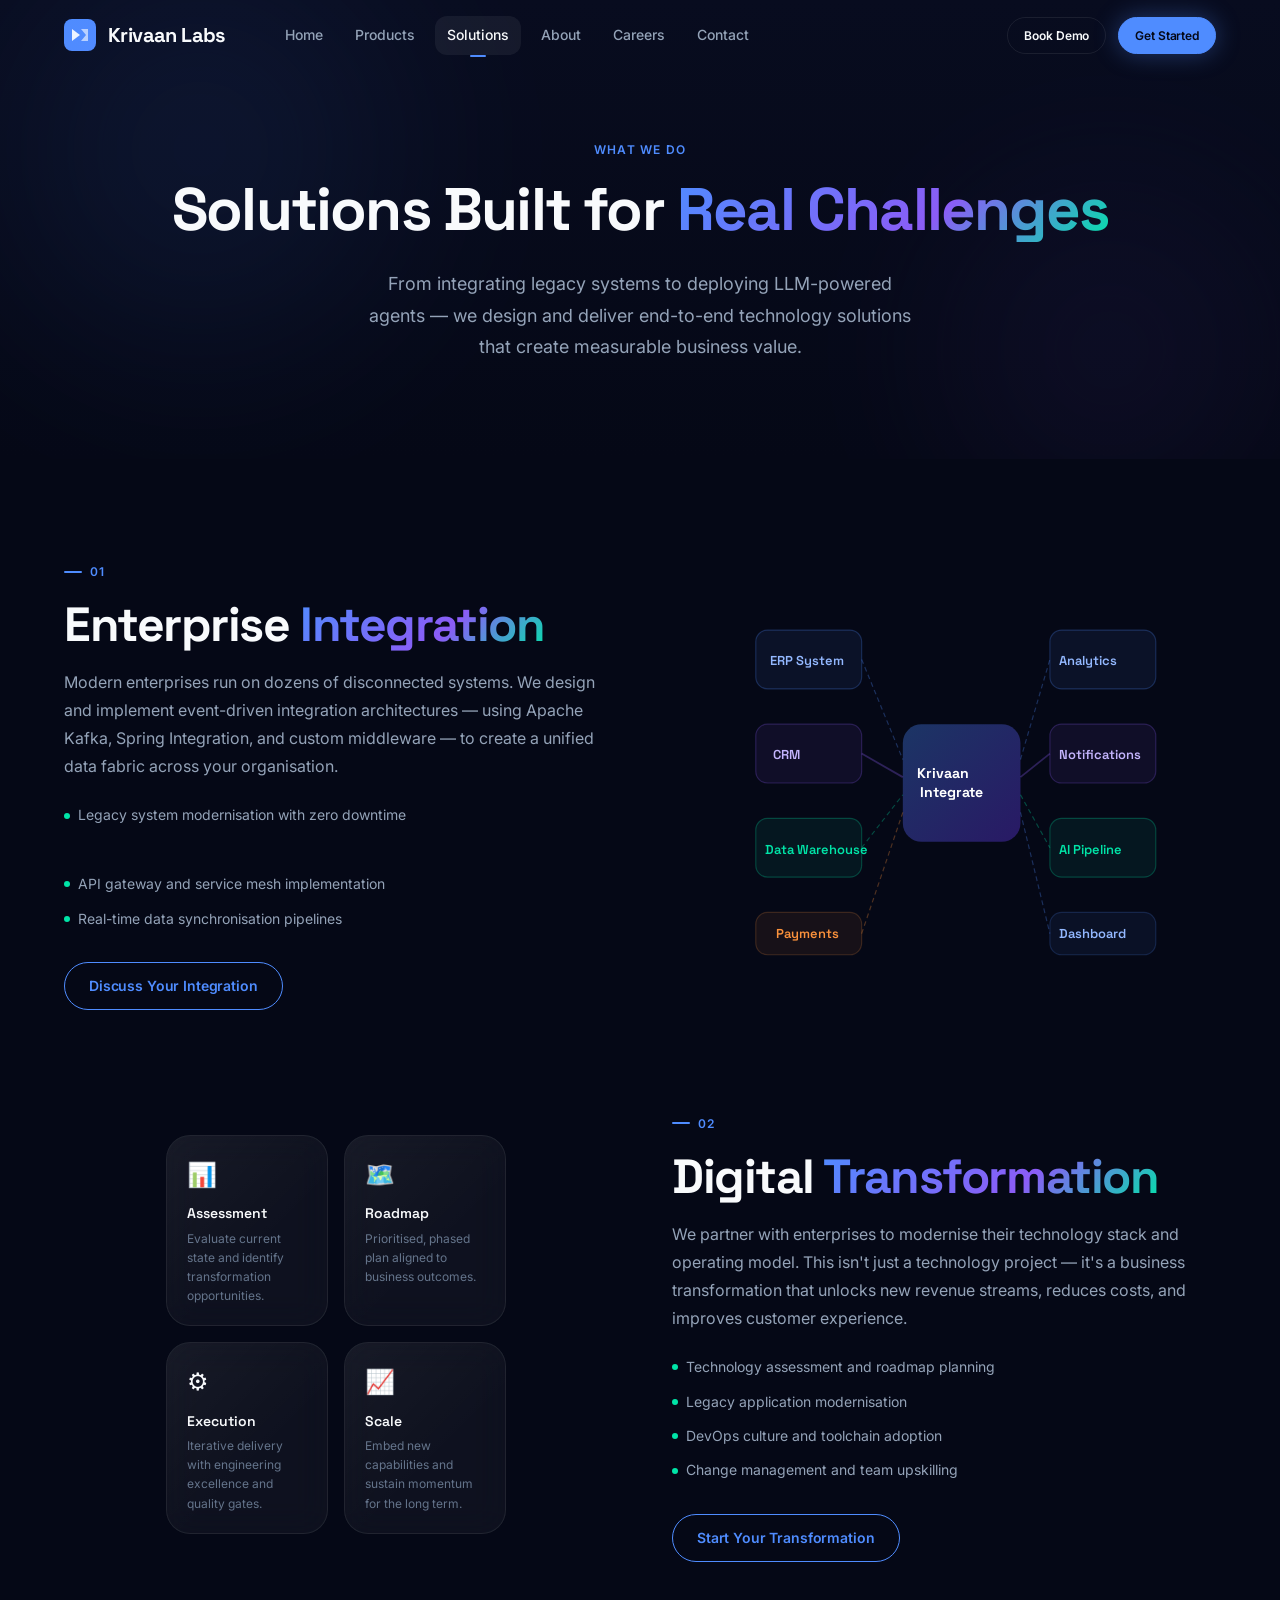
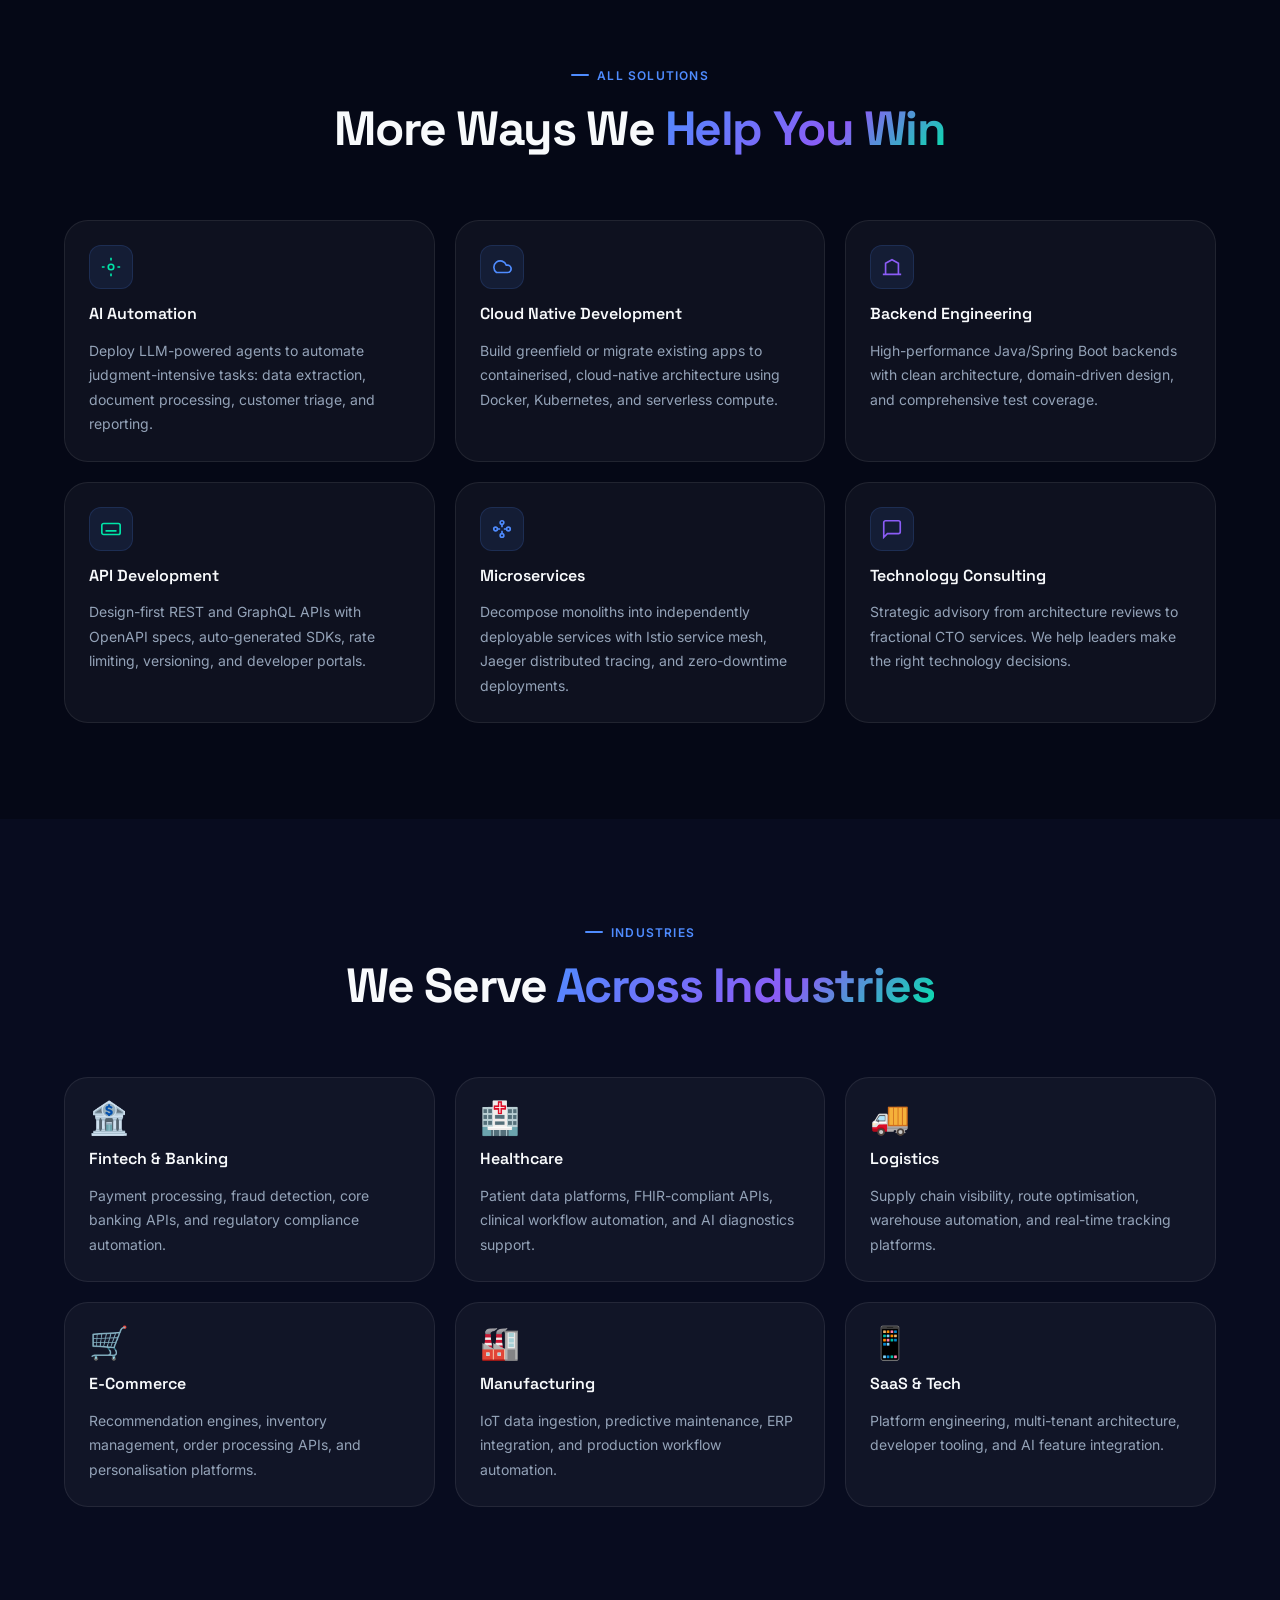
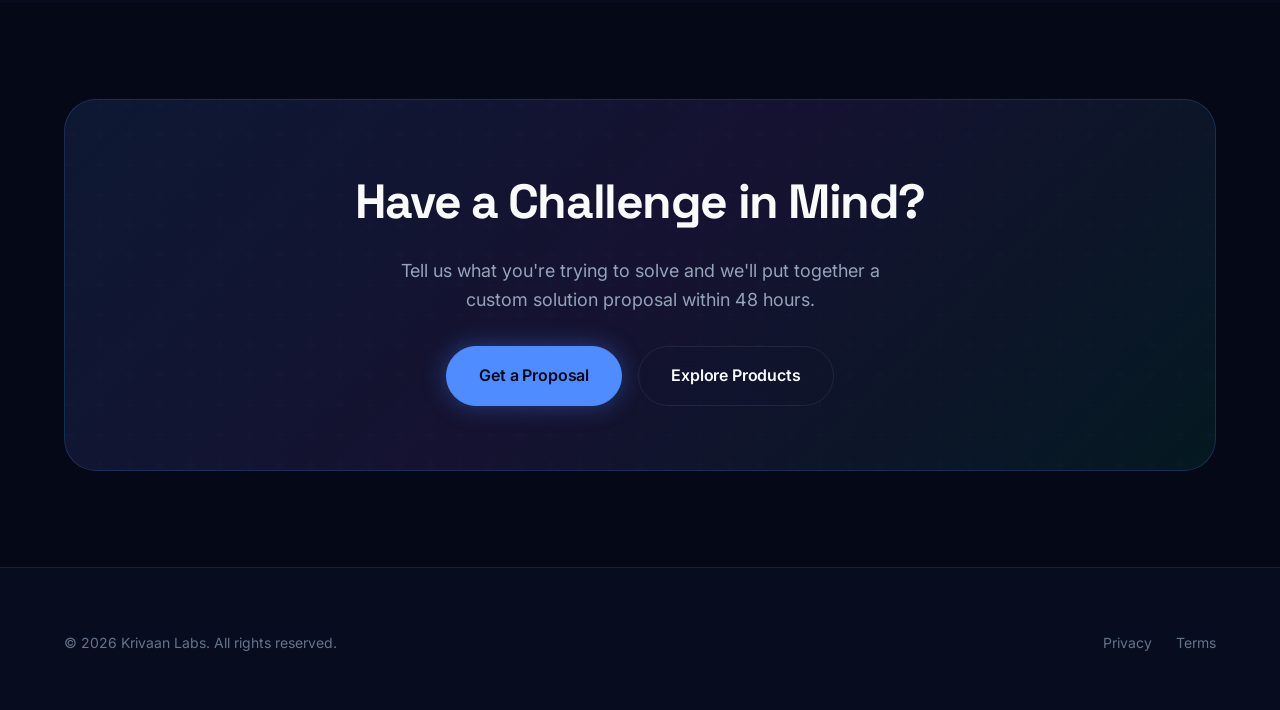
<file: solutions.html>
<!DOCTYPE html>
<html lang="en">
<head>
  <meta charset="UTF-8" />
  <meta name="viewport" content="width=device-width, initial-scale=1.0" />
  <title>Solutions – Krivaan Labs</title>
  <meta name="description" content="Enterprise integration, digital transformation, AI automation, cloud native development, and more — end-to-end technology solutions from Krivaan Labs." />
  <link rel="canonical" href="https://krivaanlabs.com/solutions.html" />
  <meta property="og:title"       content="Solutions – Krivaan Labs" />
  <meta property="og:description" content="End-to-end technology solutions: integration, transformation, AI automation, cloud native, microservices, and consulting." />
  <meta property="og:url"         content="https://krivaanlabs.com/solutions.html" />
  <meta property="og:type"        content="website" />
  <link rel="icon" type="image/svg+xml" href="assets/favicon/favicon.svg" />
  <link rel="icon" href="assets/favicon/favicon.ico" />
  <link rel="manifest" href="manifest.json" />
  <link rel="preconnect" href="https://fonts.googleapis.com" />
  <link rel="preconnect" href="https://fonts.gstatic.com" crossorigin />
  <link href="https://fonts.googleapis.com/css2?family=Inter:wght@400;500;600;700;800&family=Space+Grotesk:wght@400;500;600;700;800&display=swap" rel="stylesheet" />
  <link rel="stylesheet" href="css/variables.css" />
  <link rel="stylesheet" href="css/style.css" />
  <link rel="stylesheet" href="css/animations.css" />
  <link rel="stylesheet" href="css/responsive.css" />
</head>
<body>

<header role="banner">
  <nav class="nav" aria-label="Main navigation">
    <div class="nav__inner">
      <a href="index.html" class="nav__logo" aria-label="Krivaan Labs – Home">
        <svg class="nav__logo-icon" viewBox="0 0 32 32" fill="none" aria-hidden="true">
          <rect width="32" height="32" rx="8" fill="url(#logoGradS)"/>
          <path d="M8 10l8 6-8 6V10z" fill="#fff" opacity=".9"/>
          <path d="M17 10h7v12h-7l5-6-5-6z" fill="#fff" opacity=".6"/>
          <defs><linearGradient id="logoGradS" x1="0" y1="0" x2="32" y2="32"><stop offset="0%" stop-color="#4F8CFF"/><stop offset="100%" stop-color="#8B5CF6"/></linearGradient></defs>
        </svg>
        Krivaan Labs
      </a>
      <nav class="nav__links" id="nav-links">
        <a href="index.html">Home</a>
        <a href="products.html">Products</a>
        <a href="solutions.html" class="is-active">Solutions</a>
        <a href="about.html">About</a>
        <a href="careers.html">Careers</a>
        <a href="contact.html">Contact</a>
      </nav>
      <div class="nav__spacer"></div>
      <div class="nav__actions">
        <a href="contact.html" class="btn btn--ghost btn--sm">Book Demo</a>
        <a href="contact.html" class="btn btn--primary btn--sm">Get Started</a>
      </div>
      <button class="nav__hamburger" aria-controls="nav-links" aria-expanded="false" aria-label="Toggle navigation">
        <span></span><span></span><span></span>
      </button>
    </div>
  </nav>
</header>

<main id="main-content">

<!-- Page Hero -->
<section class="page-hero">
  <div class="aurora page-hero__aurora" aria-hidden="true">
    <div class="aurora__orb aurora__orb--1" style="opacity:0.22"></div>
    <div class="aurora__orb aurora__orb--2" style="opacity:0.18"></div>
  </div>
  <div class="container page-hero__inner">
    <div class="page-hero__eyebrow">What We Do</div>
    <h1 class="page-hero__title hero-enter-1">
      Solutions Built for <span class="text-gradient">Real Challenges</span>
    </h1>
    <p class="page-hero__subtitle hero-enter-2">
      From integrating legacy systems to deploying LLM-powered agents — we design and deliver
      end-to-end technology solutions that create measurable business value.
    </p>
  </div>
</section>

<!-- Solutions Detail -->
<section class="section" aria-labelledby="sol-integration-title">
  <div class="container">

    <!-- Enterprise Integration -->
    <div class="about-split" style="margin-bottom:var(--sp-24)">
      <div>
        <div class="section-eyebrow reveal">01</div>
        <h2 class="section-title reveal" id="sol-integration-title">Enterprise <span class="text-gradient">Integration</span></h2>
        <p class="reveal" style="color:var(--clr-text-2);line-height:var(--lh-relaxed);margin-bottom:var(--sp-6)">
          Modern enterprises run on dozens of disconnected systems. We design and implement
          event-driven integration architectures — using Apache Kafka, Spring Integration, and
          custom middleware — to create a unified data fabric across your organisation.
        </p>
        <ul style="display:flex;flex-direction:column;gap:var(--sp-3);margin-bottom:var(--sp-8)" aria-label="Features">
          <li class="product-card__feature reveal">Legacy system modernisation with zero downtime</li>
          <li class="product-card__feature reveal">Event-driven architecture with Apache Kafka</li>
          <li class="product-card__feature reveal">API gateway and service mesh implementation</li>
          <li class="product-card__feature reveal">Real-time data synchronisation pipelines</li>
        </ul>
        <a href="contact.html" class="btn btn--outline-accent reveal">Discuss Your Integration</a>
      </div>
      <div class="about-split__visual reveal-right" aria-hidden="true">
        <svg viewBox="0 0 400 340" fill="none" style="width:100%;height:100%">
          <!-- System boxes -->
          <rect x="40"  y="40"  width="90" height="50" rx="10" fill="rgba(79,140,255,0.08)"  stroke="rgba(79,140,255,0.25)"  stroke-width="1"/>
          <text x="52"  y="70"  font-family="Space Grotesk,sans-serif" font-size="11" font-weight="600" fill="#93b8ff">ERP System</text>
          <rect x="40"  y="120" width="90" height="50" rx="10" fill="rgba(139,92,246,0.08)" stroke="rgba(139,92,246,0.25)" stroke-width="1"/>
          <text x="55"  y="150" font-family="Space Grotesk,sans-serif" font-size="11" font-weight="600" fill="#c4b5fd">CRM</text>
          <rect x="40"  y="200" width="90" height="50" rx="10" fill="rgba(0,229,168,0.07)"  stroke="rgba(0,229,168,0.25)"  stroke-width="1"/>
          <text x="48"  y="230" font-family="Space Grotesk,sans-serif" font-size="11" font-weight="600" fill="#00E5A8">Data Warehouse</text>
          <rect x="40"  y="280" width="90" height="36" rx="10" fill="rgba(251,146,60,0.07)" stroke="rgba(251,146,60,0.2)"  stroke-width="1"/>
          <text x="57"  y="302" font-family="Space Grotesk,sans-serif" font-size="11" font-weight="600" fill="#fb923c">Payments</text>
          <!-- Integration Hub -->
          <rect x="165" y="120" width="100" height="100" rx="16" fill="url(#hubGrad)" opacity=".9"/>
          <text x="177" y="166" font-family="Space Grotesk,sans-serif" font-size="12" font-weight="700" fill="#fff">Krivaan</text>
          <text x="180" y="182" font-family="Space Grotesk,sans-serif" font-size="12" font-weight="700" fill="#fff">Integrate</text>
          <!-- Right systems -->
          <rect x="290" y="40"  width="90" height="50" rx="10" fill="rgba(79,140,255,0.08)"  stroke="rgba(79,140,255,0.25)"  stroke-width="1"/>
          <text x="298" y="70"  font-family="Space Grotesk,sans-serif" font-size="11" font-weight="600" fill="#93b8ff">Analytics</text>
          <rect x="290" y="120" width="90" height="50" rx="10" fill="rgba(139,92,246,0.08)" stroke="rgba(139,92,246,0.25)" stroke-width="1"/>
          <text x="298" y="150" font-family="Space Grotesk,sans-serif" font-size="11" font-weight="600" fill="#c4b5fd">Notifications</text>
          <rect x="290" y="200" width="90" height="50" rx="10" fill="rgba(0,229,168,0.07)"  stroke="rgba(0,229,168,0.25)"  stroke-width="1"/>
          <text x="298" y="230" font-family="Space Grotesk,sans-serif" font-size="11" font-weight="600" fill="#00E5A8">AI Pipeline</text>
          <rect x="290" y="280" width="90" height="36" rx="10" fill="rgba(79,140,255,0.07)"  stroke="rgba(79,140,255,0.2)"   stroke-width="1"/>
          <text x="298" y="302" font-family="Space Grotesk,sans-serif" font-size="11" font-weight="600" fill="#93b8ff">Dashboard</text>
          <!-- Connection lines left -->
          <line x1="130" y1="65"  x2="165" y2="150" stroke="rgba(79,140,255,0.3)"  stroke-width="1" stroke-dasharray="4,3"/>
          <line x1="130" y1="145" x2="165" y2="165" stroke="rgba(139,92,246,0.3)" stroke-width="1.5"/>
          <line x1="130" y1="225" x2="165" y2="180" stroke="rgba(0,229,168,0.3)"  stroke-width="1" stroke-dasharray="4,3"/>
          <line x1="130" y1="298" x2="165" y2="195" stroke="rgba(251,146,60,0.3)" stroke-width="1" stroke-dasharray="4,3"/>
          <!-- Connection lines right -->
          <line x1="265" y1="150" x2="290" y2="65"  stroke="rgba(79,140,255,0.3)"  stroke-width="1" stroke-dasharray="4,3"/>
          <line x1="265" y1="165" x2="290" y2="145" stroke="rgba(139,92,246,0.3)" stroke-width="1.5"/>
          <line x1="265" y1="180" x2="290" y2="225" stroke="rgba(0,229,168,0.3)"  stroke-width="1" stroke-dasharray="4,3"/>
          <line x1="265" y1="195" x2="290" y2="298" stroke="rgba(79,140,255,0.3)"  stroke-width="1" stroke-dasharray="4,3"/>
          <defs>
            <linearGradient id="hubGrad" x1="0%" y1="0%" x2="100%" y2="100%">
              <stop offset="0%" stop-color="#1e3a6e"/><stop offset="100%" stop-color="#2d1b6e"/>
            </linearGradient>
          </defs>
        </svg>
      </div>
    </div>

    <!-- Digital Transformation -->
    <div class="about-split" style="direction:rtl;margin-bottom:var(--sp-24)">
      <div style="direction:ltr">
        <div class="section-eyebrow reveal">02</div>
        <h2 class="section-title reveal">Digital <span class="text-gradient">Transformation</span></h2>
        <p class="reveal" style="color:var(--clr-text-2);line-height:var(--lh-relaxed);margin-bottom:var(--sp-6)">
          We partner with enterprises to modernise their technology stack and operating model.
          This isn't just a technology project — it's a business transformation that unlocks
          new revenue streams, reduces costs, and improves customer experience.
        </p>
        <ul style="display:flex;flex-direction:column;gap:var(--sp-3);margin-bottom:var(--sp-8)" aria-label="Features">
          <li class="product-card__feature reveal">Technology assessment and roadmap planning</li>
          <li class="product-card__feature reveal">Legacy application modernisation</li>
          <li class="product-card__feature reveal">DevOps culture and toolchain adoption</li>
          <li class="product-card__feature reveal">Change management and team upskilling</li>
        </ul>
        <a href="contact.html" class="btn btn--outline-accent reveal" style="direction:ltr">Start Your Transformation</a>
      </div>
      <div style="direction:ltr;display:flex;align-items:center;justify-content:center" class="reveal-left">
        <div style="display:grid;grid-template-columns:1fr 1fr;gap:var(--sp-4);max-width:340px">
          <div class="card" style="padding:var(--sp-5)">
            <div style="font-size:1.5rem;margin-bottom:var(--sp-2)" aria-hidden="true">📊</div>
            <h4 style="font-family:var(--font-display);font-size:var(--fs-sm);font-weight:var(--fw-semibold);color:var(--clr-text);margin-bottom:var(--sp-1)">Assessment</h4>
            <p style="font-size:var(--fs-xs);color:var(--clr-text-3)">Evaluate current state and identify transformation opportunities.</p>
          </div>
          <div class="card" style="padding:var(--sp-5)">
            <div style="font-size:1.5rem;margin-bottom:var(--sp-2)" aria-hidden="true">🗺️</div>
            <h4 style="font-family:var(--font-display);font-size:var(--fs-sm);font-weight:var(--fw-semibold);color:var(--clr-text);margin-bottom:var(--sp-1)">Roadmap</h4>
            <p style="font-size:var(--fs-xs);color:var(--clr-text-3)">Prioritised, phased plan aligned to business outcomes.</p>
          </div>
          <div class="card" style="padding:var(--sp-5)">
            <div style="font-size:1.5rem;margin-bottom:var(--sp-2)" aria-hidden="true">⚙️</div>
            <h4 style="font-family:var(--font-display);font-size:var(--fs-sm);font-weight:var(--fw-semibold);color:var(--clr-text);margin-bottom:var(--sp-1)">Execution</h4>
            <p style="font-size:var(--fs-xs);color:var(--clr-text-3)">Iterative delivery with engineering excellence and quality gates.</p>
          </div>
          <div class="card" style="padding:var(--sp-5)">
            <div style="font-size:1.5rem;margin-bottom:var(--sp-2)" aria-hidden="true">📈</div>
            <h4 style="font-family:var(--font-display);font-size:var(--fs-sm);font-weight:var(--fw-semibold);color:var(--clr-text);margin-bottom:var(--sp-1)">Scale</h4>
            <p style="font-size:var(--fs-xs);color:var(--clr-text-3)">Embed new capabilities and sustain momentum for the long term.</p>
          </div>
        </div>
      </div>
    </div>

    <!-- Remaining solutions in a grid -->
    <div class="section-header section-header--center">
      <div class="section-eyebrow">All Solutions</div>
      <h2 class="section-title reveal">More Ways We <span class="text-gradient">Help You Win</span></h2>
    </div>

    <div class="solutions__grid stagger-children" style="grid-template-columns:repeat(3,1fr)">
      <div class="solution-card reveal">
        <div class="solution-card__icon"><svg width="22" height="22" viewBox="0 0 24 24" fill="none" stroke="#00E5A8" stroke-width="1.8" aria-hidden="true"><circle cx="12" cy="12" r="3"/><path d="M12 2v3M12 19v3M2 12h3M19 12h3"/></svg></div>
        <h3 class="solution-card__title">AI Automation</h3>
        <p class="solution-card__desc">Deploy LLM-powered agents to automate judgment-intensive tasks: data extraction, document processing, customer triage, and reporting.</p>
      </div>
      <div class="solution-card reveal">
        <div class="solution-card__icon"><svg width="22" height="22" viewBox="0 0 24 24" fill="none" stroke="#4F8CFF" stroke-width="1.8" aria-hidden="true"><path d="M18 10h-1.3A7 7 0 1 0 6 18h12a4 4 0 0 0 0-8z"/></svg></div>
        <h3 class="solution-card__title">Cloud Native Development</h3>
        <p class="solution-card__desc">Build greenfield or migrate existing apps to containerised, cloud-native architecture using Docker, Kubernetes, and serverless compute.</p>
      </div>
      <div class="solution-card reveal">
        <div class="solution-card__icon"><svg width="22" height="22" viewBox="0 0 24 24" fill="none" stroke="#8B5CF6" stroke-width="1.8" aria-hidden="true"><path d="M2 20h20M5 20V8l7-4 7 4v12"/></svg></div>
        <h3 class="solution-card__title">Backend Engineering</h3>
        <p class="solution-card__desc">High-performance Java/Spring Boot backends with clean architecture, domain-driven design, and comprehensive test coverage.</p>
      </div>
      <div class="solution-card reveal">
        <div class="solution-card__icon"><svg width="22" height="22" viewBox="0 0 24 24" fill="none" stroke="#00E5A8" stroke-width="1.8" aria-hidden="true"><rect x="2" y="6" width="20" height="12" rx="2"/><path d="M6 10h.01M9 10h.01M6 14h12"/></svg></div>
        <h3 class="solution-card__title">API Development</h3>
        <p class="solution-card__desc">Design-first REST and GraphQL APIs with OpenAPI specs, auto-generated SDKs, rate limiting, versioning, and developer portals.</p>
      </div>
      <div class="solution-card reveal">
        <div class="solution-card__icon"><svg width="22" height="22" viewBox="0 0 24 24" fill="none" stroke="#4F8CFF" stroke-width="1.8" aria-hidden="true"><circle cx="5" cy="12" r="2"/><circle cx="12" cy="5" r="2"/><circle cx="19" cy="12" r="2"/><circle cx="12" cy="19" r="2"/><path d="M7 12h3M14 12h3M12 7v3M12 14v3"/></svg></div>
        <h3 class="solution-card__title">Microservices</h3>
        <p class="solution-card__desc">Decompose monoliths into independently deployable services with Istio service mesh, Jaeger distributed tracing, and zero-downtime deployments.</p>
      </div>
      <div class="solution-card reveal">
        <div class="solution-card__icon"><svg width="22" height="22" viewBox="0 0 24 24" fill="none" stroke="#8B5CF6" stroke-width="1.8" aria-hidden="true"><path d="M21 15a2 2 0 0 1-2 2H7l-4 4V5a2 2 0 0 1 2-2h14a2 2 0 0 1 2 2z"/></svg></div>
        <h3 class="solution-card__title">Technology Consulting</h3>
        <p class="solution-card__desc">Strategic advisory from architecture reviews to fractional CTO services. We help leaders make the right technology decisions.</p>
      </div>
    </div>

  </div>
</section>

<!-- Industries -->
<section class="section section--alt" aria-labelledby="industries-title">
  <div class="container">
    <div class="section-header section-header--center">
      <div class="section-eyebrow">Industries</div>
      <h2 class="section-title reveal" id="industries-title">We Serve <span class="text-gradient">Across Industries</span></h2>
    </div>
    <div class="why__grid stagger-children">
      <div class="why-card reveal"><div class="why-card__icon" aria-hidden="true">🏦</div><h3 class="why-card__title">Fintech &amp; Banking</h3><p class="why-card__desc">Payment processing, fraud detection, core banking APIs, and regulatory compliance automation.</p></div>
      <div class="why-card reveal"><div class="why-card__icon" aria-hidden="true">🏥</div><h3 class="why-card__title">Healthcare</h3><p class="why-card__desc">Patient data platforms, FHIR-compliant APIs, clinical workflow automation, and AI diagnostics support.</p></div>
      <div class="why-card reveal"><div class="why-card__icon" aria-hidden="true">🚚</div><h3 class="why-card__title">Logistics</h3><p class="why-card__desc">Supply chain visibility, route optimisation, warehouse automation, and real-time tracking platforms.</p></div>
      <div class="why-card reveal"><div class="why-card__icon" aria-hidden="true">🛒</div><h3 class="why-card__title">E-Commerce</h3><p class="why-card__desc">Recommendation engines, inventory management, order processing APIs, and personalisation platforms.</p></div>
      <div class="why-card reveal"><div class="why-card__icon" aria-hidden="true">🏭</div><h3 class="why-card__title">Manufacturing</h3><p class="why-card__desc">IoT data ingestion, predictive maintenance, ERP integration, and production workflow automation.</p></div>
      <div class="why-card reveal"><div class="why-card__icon" aria-hidden="true">📱</div><h3 class="why-card__title">SaaS &amp; Tech</h3><p class="why-card__desc">Platform engineering, multi-tenant architecture, developer tooling, and AI feature integration.</p></div>
    </div>
  </div>
</section>

<!-- CTA -->
<section class="section">
  <div class="container">
    <div class="cta-banner reveal">
      <div class="cta-banner__inner">
        <h2 class="cta-banner__title">Have a Challenge in Mind?</h2>
        <p class="cta-banner__subtitle">Tell us what you're trying to solve and we'll put together a custom solution proposal within 48 hours.</p>
        <div class="cta-banner__buttons">
          <a href="contact.html" class="btn btn--primary btn--lg">Get a Proposal</a>
          <a href="products.html" class="btn btn--ghost btn--lg">Explore Products</a>
        </div>
      </div>
    </div>
  </div>
</section>

</main>

<footer class="footer" role="contentinfo">
  <div class="container">
    <div class="footer__bottom" style="padding-top:0;border:none;padding-bottom:var(--sp-6)">
      <p class="footer__copyright">&copy; <span id="copy-year"></span> Krivaan Labs. All rights reserved.</p>
      <nav class="footer__legal" aria-label="Legal links"><a href="privacy.html">Privacy</a><a href="terms.html">Terms</a></nav>
    </div>
  </div>
</footer>

<script type="module" src="js/app.js"></script>
<script>document.getElementById('copy-year').textContent = new Date().getFullYear();</script>
</body>
</html>
</file>
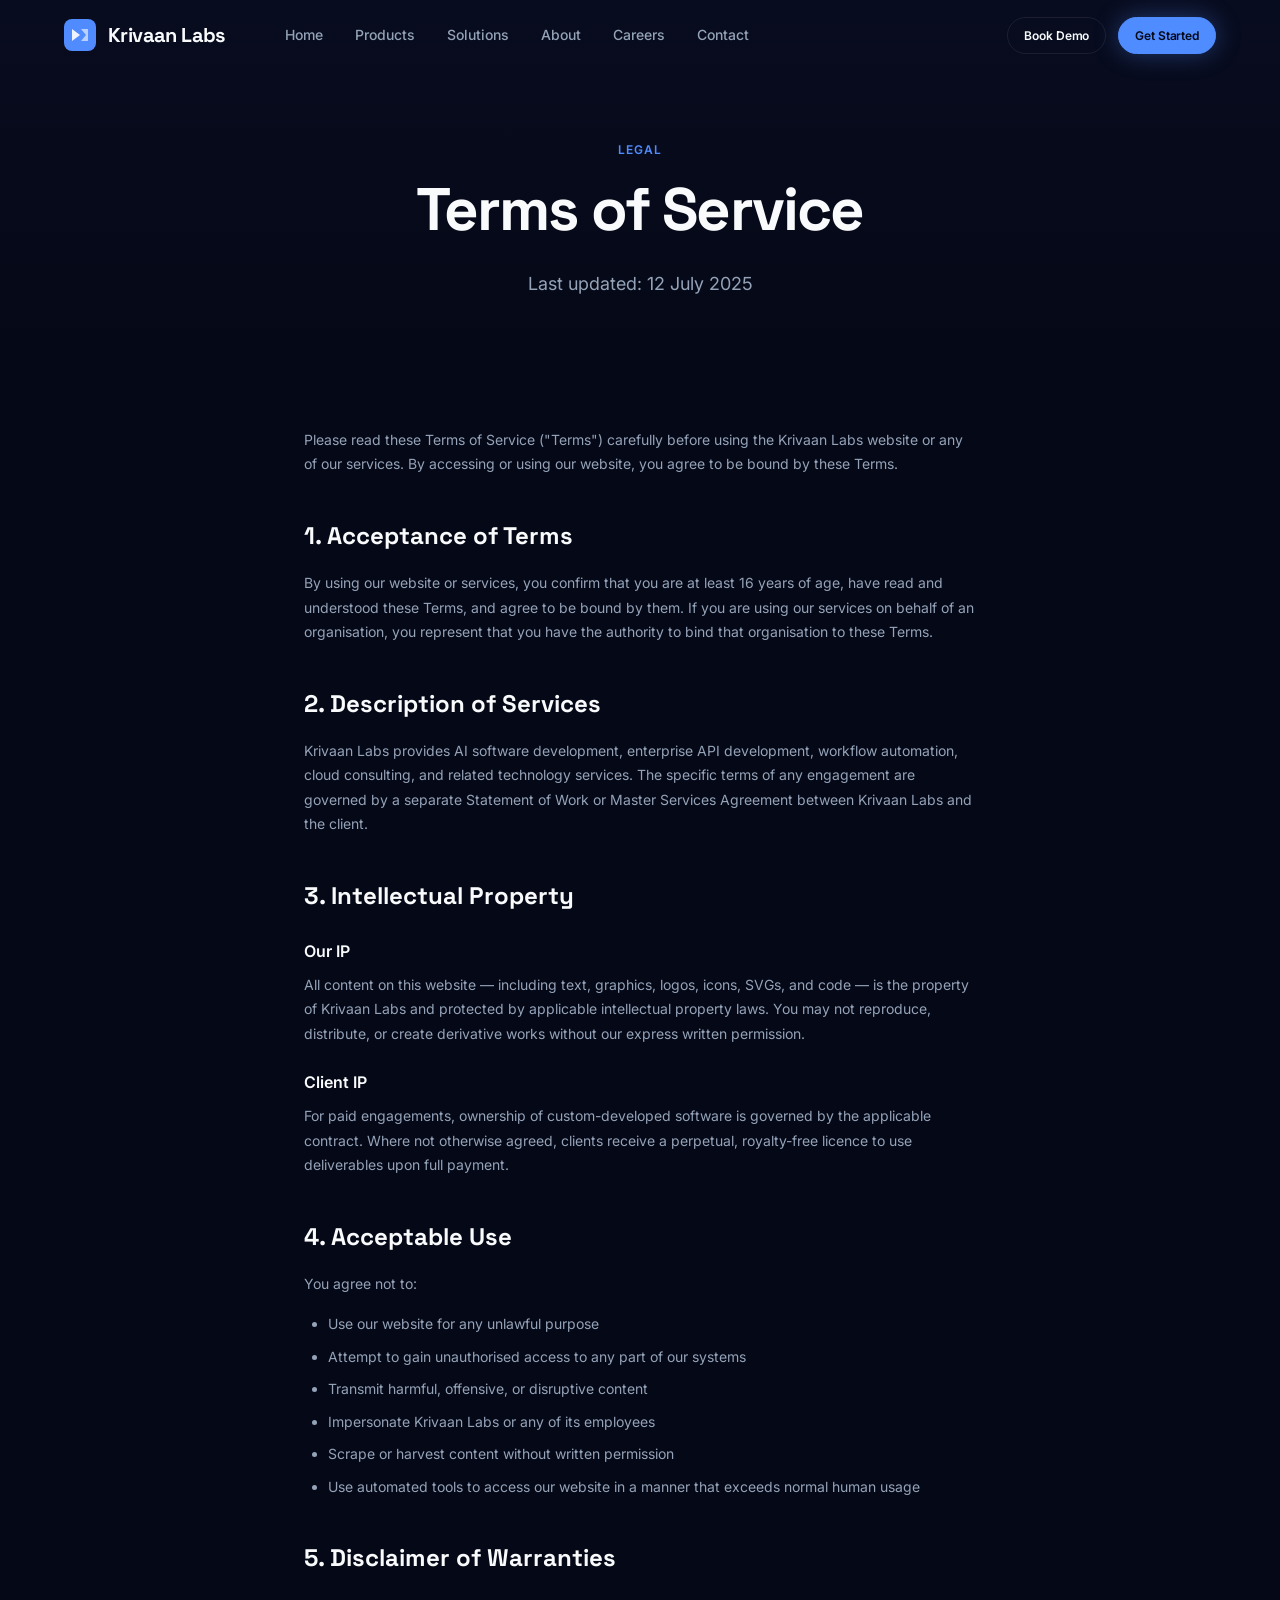
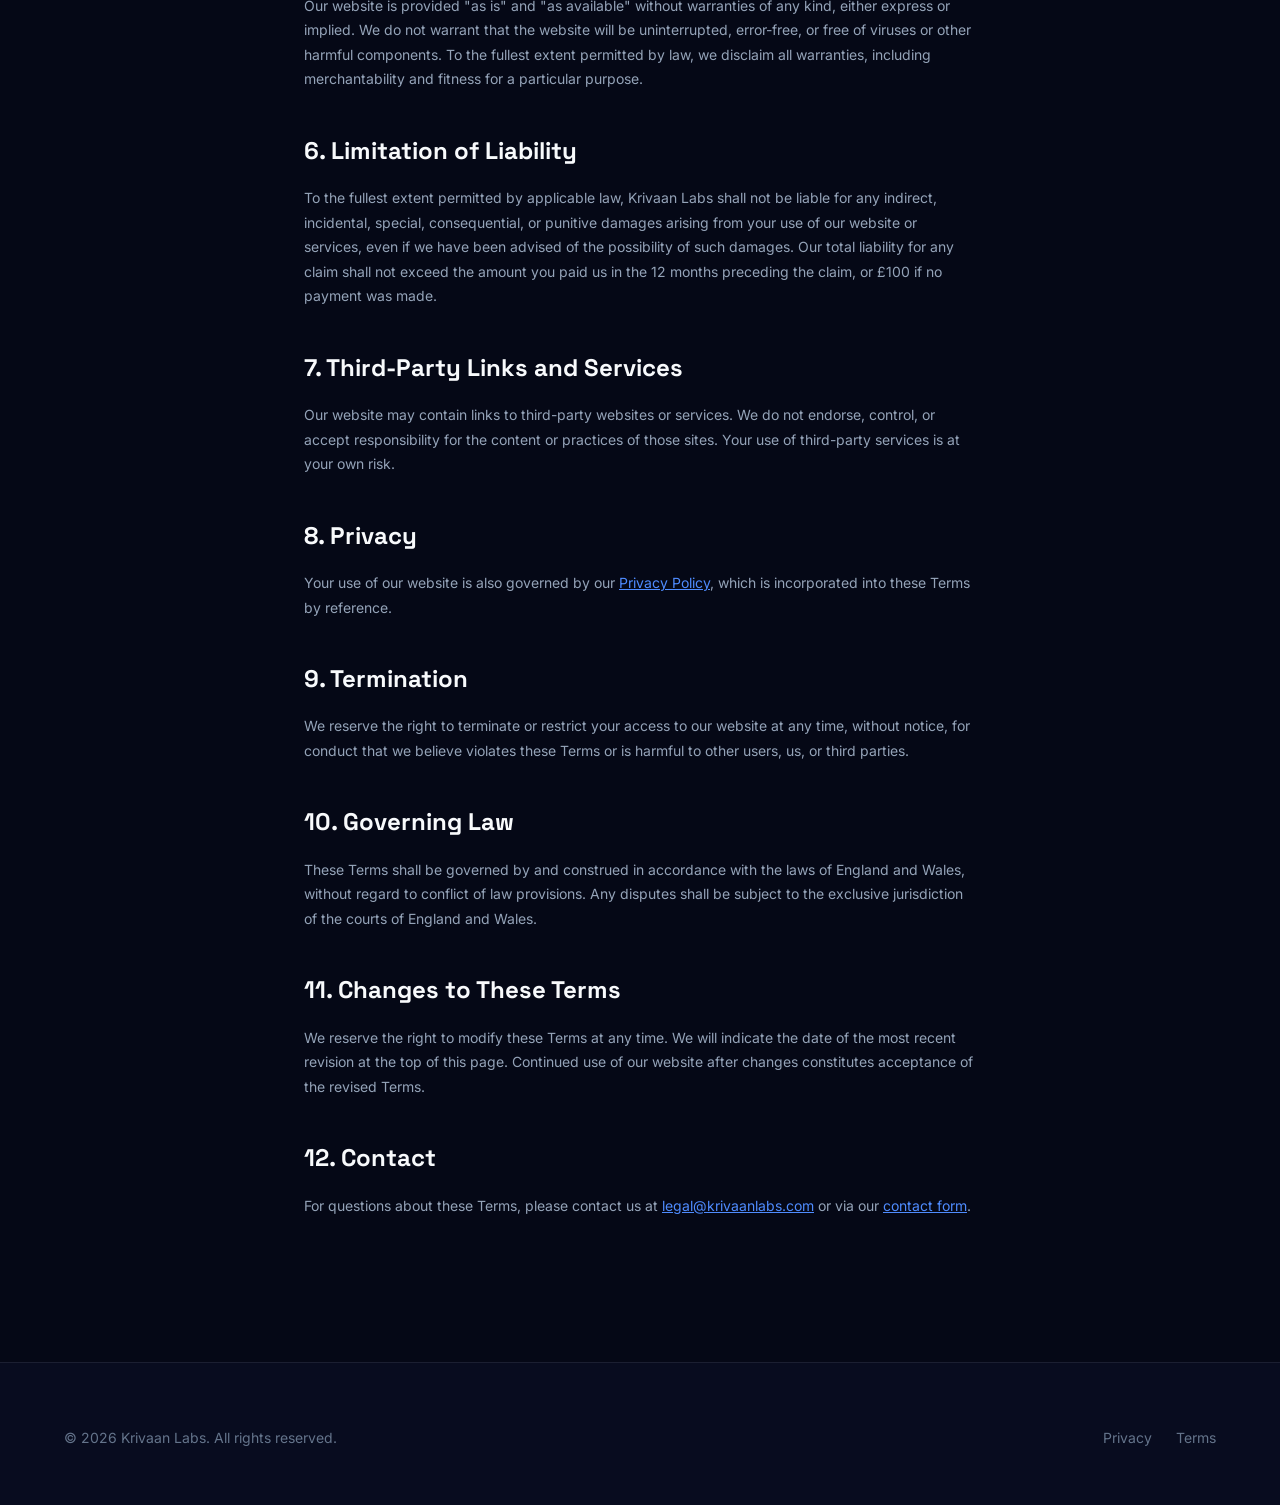
<file: terms.html>
<!DOCTYPE html>
<html lang="en">
<head>
  <meta charset="UTF-8" />
  <meta name="viewport" content="width=device-width, initial-scale=1.0" />
  <title>Terms of Service – Krivaan Labs</title>
  <meta name="description" content="Krivaan Labs Terms of Service — the rules and conditions governing use of our website and services." />
  <link rel="canonical" href="https://krivaanlabs.com/terms.html" />
  <link rel="icon" type="image/svg+xml" href="assets/favicon/favicon.svg" />
  <link rel="icon" href="assets/favicon/favicon.ico" />
  <link rel="manifest" href="manifest.json" />
  <link rel="preconnect" href="https://fonts.googleapis.com" />
  <link rel="preconnect" href="https://fonts.gstatic.com" crossorigin />
  <link href="https://fonts.googleapis.com/css2?family=Inter:wght@400;500;600;700;800&family=Space+Grotesk:wght@400;500;600;700;800&display=swap" rel="stylesheet" />
  <link rel="stylesheet" href="css/variables.css" />
  <link rel="stylesheet" href="css/style.css" />
  <link rel="stylesheet" href="css/animations.css" />
  <link rel="stylesheet" href="css/responsive.css" />
</head>
<body>

<header role="banner">
  <nav class="nav" aria-label="Main navigation">
    <div class="nav__inner">
      <a href="index.html" class="nav__logo" aria-label="Krivaan Labs – Home">
        <svg class="nav__logo-icon" viewBox="0 0 32 32" fill="none" aria-hidden="true">
          <rect width="32" height="32" rx="8" fill="url(#lgTerms)"/>
          <path d="M8 10l8 6-8 6V10z" fill="#fff" opacity=".9"/>
          <path d="M17 10h7v12h-7l5-6-5-6z" fill="#fff" opacity=".6"/>
          <defs><linearGradient id="lgTerms" x1="0" y1="0" x2="32" y2="32"><stop offset="0%" stop-color="#4F8CFF"/><stop offset="100%" stop-color="#8B5CF6"/></linearGradient></defs>
        </svg>
        Krivaan Labs
      </a>
      <nav class="nav__links" id="nav-links">
        <a href="index.html">Home</a>
        <a href="products.html">Products</a>
        <a href="solutions.html">Solutions</a>
        <a href="about.html">About</a>
        <a href="careers.html">Careers</a>
        <a href="contact.html">Contact</a>
      </nav>
      <div class="nav__spacer"></div>
      <div class="nav__actions">
        <a href="contact.html" class="btn btn--ghost btn--sm">Book Demo</a>
        <a href="contact.html" class="btn btn--primary btn--sm">Get Started</a>
      </div>
      <button class="nav__hamburger" aria-controls="nav-links" aria-expanded="false" aria-label="Toggle navigation">
        <span></span><span></span><span></span>
      </button>
    </div>
  </nav>
</header>

<main id="main-content">

<section class="page-hero" style="padding-bottom:var(--sp-8)">
  <div class="container page-hero__inner">
    <div class="page-hero__eyebrow">Legal</div>
    <h1 class="page-hero__title hero-enter-1">Terms of Service</h1>
    <p class="page-hero__subtitle hero-enter-2">Last updated: 12 July 2025</p>
  </div>
</section>

<section class="section" style="padding-top:var(--sp-8)">
  <div class="legal-content">

    <p>Please read these Terms of Service ("Terms") carefully before using the Krivaan Labs website or any of our services. By accessing or using our website, you agree to be bound by these Terms.</p>

    <h2>1. Acceptance of Terms</h2>
    <p>By using our website or services, you confirm that you are at least 16 years of age, have read and understood these Terms, and agree to be bound by them. If you are using our services on behalf of an organisation, you represent that you have the authority to bind that organisation to these Terms.</p>

    <h2>2. Description of Services</h2>
    <p>Krivaan Labs provides AI software development, enterprise API development, workflow automation, cloud consulting, and related technology services. The specific terms of any engagement are governed by a separate Statement of Work or Master Services Agreement between Krivaan Labs and the client.</p>

    <h2>3. Intellectual Property</h2>
    <h3>Our IP</h3>
    <p>All content on this website — including text, graphics, logos, icons, SVGs, and code — is the property of Krivaan Labs and protected by applicable intellectual property laws. You may not reproduce, distribute, or create derivative works without our express written permission.</p>
    <h3>Client IP</h3>
    <p>For paid engagements, ownership of custom-developed software is governed by the applicable contract. Where not otherwise agreed, clients receive a perpetual, royalty-free licence to use deliverables upon full payment.</p>

    <h2>4. Acceptable Use</h2>
    <p>You agree not to:</p>
    <ul>
      <li>Use our website for any unlawful purpose</li>
      <li>Attempt to gain unauthorised access to any part of our systems</li>
      <li>Transmit harmful, offensive, or disruptive content</li>
      <li>Impersonate Krivaan Labs or any of its employees</li>
      <li>Scrape or harvest content without written permission</li>
      <li>Use automated tools to access our website in a manner that exceeds normal human usage</li>
    </ul>

    <h2>5. Disclaimer of Warranties</h2>
    <p>Our website is provided "as is" and "as available" without warranties of any kind, either express or implied. We do not warrant that the website will be uninterrupted, error-free, or free of viruses or other harmful components. To the fullest extent permitted by law, we disclaim all warranties, including merchantability and fitness for a particular purpose.</p>

    <h2>6. Limitation of Liability</h2>
    <p>To the fullest extent permitted by applicable law, Krivaan Labs shall not be liable for any indirect, incidental, special, consequential, or punitive damages arising from your use of our website or services, even if we have been advised of the possibility of such damages. Our total liability for any claim shall not exceed the amount you paid us in the 12 months preceding the claim, or £100 if no payment was made.</p>

    <h2>7. Third-Party Links and Services</h2>
    <p>Our website may contain links to third-party websites or services. We do not endorse, control, or accept responsibility for the content or practices of those sites. Your use of third-party services is at your own risk.</p>

    <h2>8. Privacy</h2>
    <p>Your use of our website is also governed by our <a href="privacy.html">Privacy Policy</a>, which is incorporated into these Terms by reference.</p>

    <h2>9. Termination</h2>
    <p>We reserve the right to terminate or restrict your access to our website at any time, without notice, for conduct that we believe violates these Terms or is harmful to other users, us, or third parties.</p>

    <h2>10. Governing Law</h2>
    <p>These Terms shall be governed by and construed in accordance with the laws of England and Wales, without regard to conflict of law provisions. Any disputes shall be subject to the exclusive jurisdiction of the courts of England and Wales.</p>

    <h2>11. Changes to These Terms</h2>
    <p>We reserve the right to modify these Terms at any time. We will indicate the date of the most recent revision at the top of this page. Continued use of our website after changes constitutes acceptance of the revised Terms.</p>

    <h2>12. Contact</h2>
    <p>For questions about these Terms, please contact us at <a href="mailto:legal@krivaanlabs.com">legal@krivaanlabs.com</a> or via our <a href="contact.html">contact form</a>.</p>

  </div>
</section>

</main>

<footer class="footer" role="contentinfo">
  <div class="container">
    <div class="footer__bottom" style="padding-top:0;border:none;padding-bottom:var(--sp-6)">
      <p class="footer__copyright">&copy; <span id="copy-year"></span> Krivaan Labs. All rights reserved.</p>
      <nav class="footer__legal" aria-label="Legal links"><a href="privacy.html">Privacy</a><a href="terms.html">Terms</a></nav>
    </div>
  </div>
</footer>

<script type="module" src="js/app.js"></script>
<script>document.getElementById('copy-year').textContent = new Date().getFullYear();</script>
</body>
</html>
</file>
<file: css/variables.css>
/* ==========================================================================
   Krivaan Labs – Design Tokens / CSS Custom Properties
   ========================================================================== */

:root {
  /* ── Colours ── */
  --clr-bg:           #050816;
  --clr-bg-2:         #080c1f;
  --clr-bg-3:         #0d1130;
  --clr-surface:      rgba(255, 255, 255, 0.04);
  --clr-surface-hover:rgba(255, 255, 255, 0.08);
  --clr-border:       rgba(255, 255, 255, 0.08);
  --clr-border-hover: rgba(79, 140, 255, 0.40);

  --clr-accent:       #4F8CFF;
  --clr-accent-dark:  #2563eb;
  --clr-accent-light: #93b8ff;
  --clr-purple:       #8B5CF6;
  --clr-purple-light: #c4b5fd;
  --clr-highlight:    #00E5A8;
  --clr-highlight-dim:#00b386;

  --clr-text:         #F8FAFC;
  --clr-text-2:       #94a3b8;
  --clr-text-3:       #64748b;
  --clr-text-inv:     #050816;

  /* ── Typography ── */
  --font-sans:        'Inter', system-ui, -apple-system, sans-serif;
  --font-display:     'Space Grotesk', 'Inter', system-ui, sans-serif;

  --fs-xs:   0.75rem;   /* 12px */
  --fs-sm:   0.875rem;  /* 14px */
  --fs-base: 1rem;      /* 16px */
  --fs-md:   1.125rem;  /* 18px */
  --fs-lg:   1.25rem;   /* 20px */
  --fs-xl:   1.5rem;    /* 24px */
  --fs-2xl:  1.875rem;  /* 30px */
  --fs-3xl:  2.25rem;   /* 36px */
  --fs-4xl:  3rem;      /* 48px */
  --fs-5xl:  3.75rem;   /* 60px */
  --fs-6xl:  4.5rem;    /* 72px */

  --fw-regular: 400;
  --fw-medium:  500;
  --fw-semibold:600;
  --fw-bold:    700;
  --fw-extrabold:800;

  --lh-tight:  1.15;
  --lh-snug:   1.35;
  --lh-normal: 1.6;
  --lh-relaxed:1.75;

  --ls-tight:  -0.03em;
  --ls-snug:   -0.02em;
  --ls-normal: -0.01em;
  --ls-wide:    0.05em;
  --ls-wider:   0.1em;

  /* ── Spacing ── */
  --sp-1:  0.25rem;   /*  4px */
  --sp-2:  0.5rem;    /*  8px */
  --sp-3:  0.75rem;   /* 12px */
  --sp-4:  1rem;      /* 16px */
  --sp-5:  1.25rem;   /* 20px */
  --sp-6:  1.5rem;    /* 24px */
  --sp-8:  2rem;      /* 32px */
  --sp-10: 2.5rem;    /* 40px */
  --sp-12: 3rem;      /* 48px */
  --sp-16: 4rem;      /* 64px */
  --sp-20: 5rem;      /* 80px */
  --sp-24: 6rem;      /* 96px */
  --sp-32: 8rem;      /* 128px */

  /* ── Radii ── */
  --r-sm:   0.375rem;
  --r-md:   0.75rem;
  --r-lg:   1rem;
  --r-xl:   1.5rem;
  --r-2xl:  2rem;
  --r-full: 9999px;

  /* ── Shadows ── */
  --shadow-sm:  0 1px 3px rgba(0,0,0,0.4), 0 1px 2px rgba(0,0,0,0.3);
  --shadow-md:  0 4px 16px rgba(0,0,0,0.5);
  --shadow-lg:  0 8px 32px rgba(0,0,0,0.6);
  --shadow-xl:  0 20px 60px rgba(0,0,0,0.7);
  --shadow-accent: 0 0 32px rgba(79,140,255,0.25);
  --shadow-purple: 0 0 32px rgba(139,92,246,0.25);
  --shadow-glow:   0 0 48px rgba(79,140,255,0.35);

  /* ── Glassmorphism ── */
  --glass-bg:      rgba(255,255,255,0.04);
  --glass-bg-hover:rgba(255,255,255,0.08);
  --glass-blur:    blur(16px);
  --glass-border:  1px solid rgba(255,255,255,0.08);

  /* ── Transitions ── */
  --ease-out-cubic: cubic-bezier(0.33, 1, 0.68, 1);
  --ease-in-out:    cubic-bezier(0.45, 0, 0.55, 1);
  --ease-spring:    cubic-bezier(0.34, 1.56, 0.64, 1);
  --t-fast:   150ms;
  --t-base:   250ms;
  --t-slow:   400ms;
  --t-xslow:  600ms;

  /* ── Z-index ── */
  --z-base:    0;
  --z-above:   10;
  --z-dropdown:100;
  --z-sticky:  200;
  --z-overlay: 300;
  --z-modal:   400;
  --z-toast:   500;

  /* ── Layout ── */
  --max-w:       1200px;
  --max-w-narrow: 720px;
  --max-w-wide:  1400px;
  --nav-h:        72px;
}

/* Dark mode is default; light-mode override hook left for future use */
</file>
<file: css/style.css>
/* ==========================================================================
   Krivaan Labs – Main Stylesheet
   ========================================================================== */

/* ── Reset & Base ───────────────────────────────────────────────────────── */

*, *::before, *::after {
  box-sizing: border-box;
  margin: 0;
  padding: 0;
}

html {
  scroll-behavior: smooth;
  font-size: 16px;
  -webkit-text-size-adjust: 100%;
}

body {
  font-family: var(--font-sans);
  font-size: var(--fs-base);
  font-weight: var(--fw-regular);
  line-height: var(--lh-normal);
  color: var(--clr-text);
  background-color: var(--clr-bg);
  overflow-x: hidden;
  -webkit-font-smoothing: antialiased;
  -moz-osx-font-smoothing: grayscale;
}

img, svg, video {
  display: block;
  max-width: 100%;
}

a {
  color: inherit;
  text-decoration: none;
}

ul, ol { list-style: none; }

button {
  font-family: inherit;
  cursor: pointer;
  border: none;
  background: none;
}

input, textarea, select {
  font-family: inherit;
  font-size: inherit;
}

:focus-visible {
  outline: 2px solid var(--clr-accent);
  outline-offset: 3px;
  border-radius: var(--r-sm);
}

::selection {
  background: rgba(79, 140, 255, 0.3);
  color: var(--clr-text);
}

/* ── Scrollbar ──────────────────────────────────────────────────────────── */

::-webkit-scrollbar               { width: 6px; }
::-webkit-scrollbar-track         { background: var(--clr-bg-2); }
::-webkit-scrollbar-thumb         { background: var(--clr-bg-3); border-radius: var(--r-full); }
::-webkit-scrollbar-thumb:hover   { background: var(--clr-accent); }

/* ── Layout Helpers ─────────────────────────────────────────────────────── */

.container {
  width: 100%;
  max-width: var(--max-w);
  margin: 0 auto;
  padding: 0 var(--sp-6);
}

.container--narrow {
  max-width: var(--max-w-narrow);
  margin: 0 auto;
  padding: 0 var(--sp-6);
}

.section {
  padding: var(--sp-24) 0;
  position: relative;
}

.section--alt {
  background: var(--clr-bg-2);
}

.section-eyebrow {
  display: inline-flex;
  align-items: center;
  gap: var(--sp-2);
  font-family: var(--font-sans);
  font-size: var(--fs-xs);
  font-weight: var(--fw-semibold);
  letter-spacing: var(--ls-wider);
  text-transform: uppercase;
  color: var(--clr-accent);
  margin-bottom: var(--sp-4);
}

.section-eyebrow::before {
  content: '';
  display: block;
  width: 18px;
  height: 2px;
  background: var(--clr-accent);
  border-radius: var(--r-full);
}

.section-title {
  font-family: var(--font-display);
  font-size: var(--fs-4xl);
  font-weight: var(--fw-bold);
  letter-spacing: var(--ls-tight);
  line-height: var(--lh-tight);
  color: var(--clr-text);
  margin-bottom: var(--sp-4);
}

.section-subtitle {
  font-size: var(--fs-md);
  color: var(--clr-text-2);
  line-height: var(--lh-relaxed);
  max-width: 560px;
}

.section-header {
  margin-bottom: var(--sp-16);
}

.section-header--center {
  text-align: center;
}

.section-header--center .section-subtitle {
  margin: 0 auto;
}

.section-header--center .section-eyebrow {
  justify-content: center;
}

.text-gradient {
  background: linear-gradient(135deg, var(--clr-accent) 0%, var(--clr-purple) 60%, var(--clr-highlight) 100%);
  -webkit-background-clip: text;
  background-clip: text;
  -webkit-text-fill-color: transparent;
}

/* ── Buttons ────────────────────────────────────────────────────────────── */

.btn {
  display: inline-flex;
  align-items: center;
  gap: var(--sp-2);
  padding: 0.75rem 1.5rem;
  font-family: var(--font-sans);
  font-size: var(--fs-sm);
  font-weight: var(--fw-semibold);
  letter-spacing: var(--ls-normal);
  border-radius: var(--r-full);
  border: 1px solid transparent;
  cursor: pointer;
  text-decoration: none;
  position: relative;
  overflow: hidden;
  transition: all var(--t-base) var(--ease-out-cubic);
  white-space: nowrap;
}

.btn::after {
  content: '';
  position: absolute;
  inset: 0;
  background: rgba(255,255,255,0.07);
  opacity: 0;
  transition: opacity var(--t-fast);
}

.btn:hover::after { opacity: 1; }

.btn--primary {
  background: var(--clr-accent);
  color: var(--clr-text-inv);
  border-color: var(--clr-accent);
  box-shadow: 0 0 24px rgba(79,140,255,0.35);
}

.btn--primary:hover {
  background: var(--clr-accent-dark);
  box-shadow: 0 0 40px rgba(79,140,255,0.55);
  transform: translateY(-1px);
}

.btn--ghost {
  background: transparent;
  color: var(--clr-text);
  border-color: var(--clr-border);
  backdrop-filter: var(--glass-blur);
}

.btn--ghost:hover {
  border-color: var(--clr-accent);
  color: var(--clr-accent);
  transform: translateY(-1px);
}

.btn--outline-accent {
  background: transparent;
  color: var(--clr-accent);
  border-color: var(--clr-accent);
}

.btn--outline-accent:hover {
  background: rgba(79,140,255,0.1);
  box-shadow: 0 0 24px rgba(79,140,255,0.2);
  transform: translateY(-1px);
}

.btn--purple {
  background: var(--clr-purple);
  color: var(--clr-text);
  border-color: var(--clr-purple);
  box-shadow: 0 0 24px rgba(139,92,246,0.3);
}

.btn--purple:hover {
  background: #7c3aed;
  box-shadow: 0 0 40px rgba(139,92,246,0.5);
  transform: translateY(-1px);
}

.btn--lg {
  padding: 1rem 2rem;
  font-size: var(--fs-base);
}

.btn--sm {
  padding: 0.5rem 1rem;
  font-size: var(--fs-xs);
}

/* ── Cards – Glassmorphism ──────────────────────────────────────────────── */

.card {
  background: var(--glass-bg);
  border: var(--glass-border);
  border-radius: var(--r-xl);
  backdrop-filter: var(--glass-blur);
  -webkit-backdrop-filter: var(--glass-blur);
  padding: var(--sp-8);
  transition: all var(--t-base) var(--ease-out-cubic);
  position: relative;
  overflow: hidden;
}

.card::before {
  content: '';
  position: absolute;
  inset: 0;
  background: linear-gradient(135deg, rgba(255,255,255,0.04) 0%, transparent 60%);
  pointer-events: none;
}

.card:hover {
  background: var(--glass-bg-hover);
  border-color: var(--clr-border-hover);
  transform: translateY(-4px);
  box-shadow: var(--shadow-lg), var(--shadow-accent);
}

/* ── Navigation ─────────────────────────────────────────────────────────── */

.nav {
  position: fixed;
  top: 0;
  left: 0;
  right: 0;
  height: var(--nav-h);
  z-index: var(--z-sticky);
  display: flex;
  align-items: center;
  transition: background var(--t-base), backdrop-filter var(--t-base),
              border-color var(--t-base), box-shadow var(--t-base);
  border-bottom: 1px solid transparent;
  animation: navSlideDown 0.5s var(--ease-out-cubic) both;
}

.nav.is-scrolled {
  background: rgba(5, 8, 22, 0.88);
  backdrop-filter: blur(20px);
  -webkit-backdrop-filter: blur(20px);
  border-bottom-color: var(--clr-border);
  box-shadow: var(--shadow-md);
}

.nav__inner {
  display: flex;
  align-items: center;
  width: 100%;
  max-width: var(--max-w);
  margin: 0 auto;
  padding: 0 var(--sp-6);
  gap: var(--sp-8);
}

.nav__logo {
  display: flex;
  align-items: center;
  gap: var(--sp-3);
  font-family: var(--font-display);
  font-size: var(--fs-lg);
  font-weight: var(--fw-bold);
  letter-spacing: var(--ls-tight);
  color: var(--clr-text);
  text-decoration: none;
  flex-shrink: 0;
}

.nav__logo-icon {
  width: 32px;
  height: 32px;
}

.nav__links {
  display: flex;
  align-items: center;
  gap: var(--sp-2);
  margin-left: var(--sp-4);
}

.nav__links a {
  font-size: var(--fs-sm);
  font-weight: var(--fw-medium);
  color: var(--clr-text-2);
  padding: var(--sp-2) var(--sp-3);
  border-radius: var(--r-md);
  transition: color var(--t-fast), background var(--t-fast);
  position: relative;
}

.nav__links a:hover,
.nav__links a.is-active {
  color: var(--clr-text);
  background: rgba(255,255,255,0.06);
}

.nav__links a.is-active::after {
  content: '';
  position: absolute;
  bottom: -2px;
  left: 50%;
  transform: translateX(-50%);
  width: 16px;
  height: 2px;
  background: var(--clr-accent);
  border-radius: var(--r-full);
}

.nav__spacer { flex: 1; }

.nav__actions {
  display: flex;
  align-items: center;
  gap: var(--sp-3);
}

.nav__hamburger {
  display: none;
  flex-direction: column;
  justify-content: center;
  align-items: center;
  width: 40px;
  height: 40px;
  gap: 5px;
  cursor: pointer;
  border-radius: var(--r-md);
  transition: background var(--t-fast);
}

.nav__hamburger:hover {
  background: var(--clr-surface);
}

.nav__hamburger span {
  display: block;
  width: 22px;
  height: 2px;
  background: var(--clr-text);
  border-radius: var(--r-full);
  transition: transform var(--t-base) var(--ease-out-cubic),
              opacity var(--t-base),
              width var(--t-base);
}

.nav__hamburger.is-open span:nth-child(1) { transform: translateY(7px) rotate(45deg); }
.nav__hamburger.is-open span:nth-child(2) { opacity: 0; width: 0; }
.nav__hamburger.is-open span:nth-child(3) { transform: translateY(-7px) rotate(-45deg); }

/* ── Hero ───────────────────────────────────────────────────────────────── */

.hero {
  position: relative;
  min-height: 100vh;
  display: flex;
  align-items: center;
  padding-top: var(--nav-h);
  overflow: hidden;
}

.hero__canvas {
  position: absolute;
  inset: 0;
  z-index: 0;
  pointer-events: none;
}

/* Aurora gradient orbs */
.aurora {
  position: absolute;
  inset: 0;
  overflow: hidden;
  pointer-events: none;
}

.aurora__orb {
  position: absolute;
  border-radius: 50%;
  filter: blur(80px);
  opacity: 0.45;
}

.aurora__orb--1 {
  width: 600px;
  height: 600px;
  background: radial-gradient(circle, rgba(79,140,255,0.5) 0%, transparent 70%);
  top: -150px;
  left: -100px;
  animation: auroraMove 15s ease-in-out infinite;
}

.aurora__orb--2 {
  width: 500px;
  height: 500px;
  background: radial-gradient(circle, rgba(139,92,246,0.45) 0%, transparent 70%);
  top: 100px;
  right: -80px;
  animation: auroraMove 20s ease-in-out infinite reverse;
}

.aurora__orb--3 {
  width: 400px;
  height: 400px;
  background: radial-gradient(circle, rgba(0,229,168,0.3) 0%, transparent 70%);
  bottom: -100px;
  left: 40%;
  animation: auroraMove 18s ease-in-out infinite 5s;
}

.hero__inner {
  position: relative;
  z-index: 1;
  width: 100%;
  max-width: var(--max-w);
  margin: 0 auto;
  padding: var(--sp-20) var(--sp-6);
}

.hero__content {
  max-width: 700px;
}

.hero__badge {
  display: inline-flex;
  align-items: center;
  gap: var(--sp-2);
  padding: var(--sp-2) var(--sp-4);
  background: rgba(79,140,255,0.1);
  border: 1px solid rgba(79,140,255,0.25);
  border-radius: var(--r-full);
  font-size: var(--fs-xs);
  font-weight: var(--fw-semibold);
  letter-spacing: var(--ls-wider);
  text-transform: uppercase;
  color: var(--clr-accent-light);
  margin-bottom: var(--sp-6);
}

.hero__badge-dot {
  width: 7px;
  height: 7px;
  border-radius: 50%;
  background: var(--clr-highlight);
  animation: pulseSlow 2s ease-in-out infinite;
}

.hero__headline {
  font-family: var(--font-display);
  font-size: clamp(2.8rem, 6vw, var(--fs-6xl));
  font-weight: var(--fw-extrabold);
  line-height: var(--lh-tight);
  letter-spacing: var(--ls-tight);
  color: var(--clr-text);
  margin-bottom: var(--sp-6);
}

.hero__sub {
  font-size: var(--fs-md);
  color: var(--clr-text-2);
  letter-spacing: var(--ls-wider);
  font-weight: var(--fw-medium);
  text-transform: uppercase;
  margin-bottom: var(--sp-8);
}

.hero__description {
  font-size: var(--fs-md);
  color: var(--clr-text-2);
  line-height: var(--lh-relaxed);
  margin-bottom: var(--sp-10);
  max-width: 560px;
}

.hero__buttons {
  display: flex;
  flex-wrap: wrap;
  gap: var(--sp-4);
  margin-bottom: var(--sp-16);
}

.hero__metrics {
  display: flex;
  flex-wrap: wrap;
  gap: var(--sp-8);
}

.hero__metric-value {
  font-family: var(--font-display);
  font-size: var(--fs-2xl);
  font-weight: var(--fw-bold);
  color: var(--clr-text);
}

.hero__metric-label {
  font-size: var(--fs-xs);
  color: var(--clr-text-3);
  text-transform: uppercase;
  letter-spacing: var(--ls-wider);
  margin-top: var(--sp-1);
}

/* Hero illustration */
.hero__illustration {
  position: relative;
  width: 440px;
  height: 440px;
  flex-shrink: 0;
}

.hero__illustration svg {
  width: 100%;
  height: 100%;
}

/* Scroll indicator */
.hero__scroll {
  position: absolute;
  bottom: var(--sp-8);
  left: 50%;
  transform: translateX(-50%);
  display: flex;
  flex-direction: column;
  align-items: center;
  gap: var(--sp-2);
  color: var(--clr-text-3);
  font-size: var(--fs-xs);
  letter-spacing: var(--ls-wider);
  text-transform: uppercase;
  z-index: 1;
}

.hero__scroll-line {
  width: 1px;
  height: 40px;
  background: linear-gradient(to bottom, var(--clr-accent), transparent);
  animation: pulse 2s ease-in-out infinite;
}

/* ── Tech Logos ─────────────────────────────────────────────────────────── */

.tech {
  padding: var(--sp-12) 0;
  border-top: 1px solid var(--clr-border);
  border-bottom: 1px solid var(--clr-border);
  overflow: hidden;
}

.tech__label {
  text-align: center;
  font-size: var(--fs-xs);
  font-weight: var(--fw-semibold);
  letter-spacing: var(--ls-wider);
  text-transform: uppercase;
  color: var(--clr-text-3);
  margin-bottom: var(--sp-8);
}

.tech__logos {
  display: grid;
  grid-template-columns: repeat(6, 1fr);
  gap: var(--sp-4);
  max-width: var(--max-w);
  margin: 0 auto;
  padding: 0 var(--sp-6);
}

.tech__item {
  display: flex;
  flex-direction: column;
  align-items: center;
  gap: var(--sp-2);
  padding: var(--sp-4);
  border-radius: var(--r-lg);
  border: 1px solid transparent;
  cursor: default;
  transition: all var(--t-base) var(--ease-out-cubic);
}

.tech__item:hover {
  background: var(--glass-bg);
  border-color: var(--clr-border-hover);
  transform: translateY(-4px);
}

.tech__item svg,
.tech__item img {
  width: 36px;
  height: 36px;
  filter: grayscale(1) brightness(0.7);
  transition: filter var(--t-base);
}

.tech__item:hover svg,
.tech__item:hover img {
  filter: grayscale(0) brightness(1);
}

.tech__name {
  font-size: var(--fs-xs);
  color: var(--clr-text-3);
  font-weight: var(--fw-medium);
  transition: color var(--t-fast);
}

.tech__item:hover .tech__name {
  color: var(--clr-text-2);
}

/* ── Products ───────────────────────────────────────────────────────────── */

.products__grid {
  display: grid;
  grid-template-columns: repeat(2, 1fr);
  gap: var(--sp-6);
}

.product-card {
  background: var(--glass-bg);
  border: var(--glass-border);
  border-radius: var(--r-2xl);
  padding: var(--sp-8);
  display: flex;
  flex-direction: column;
  gap: var(--sp-4);
  transition: all var(--t-base) var(--ease-out-cubic);
  position: relative;
  overflow: hidden;
}

.product-card::before {
  content: '';
  position: absolute;
  top: 0;
  left: 0;
  right: 0;
  height: 1px;
  background: linear-gradient(90deg, transparent, var(--clr-accent), transparent);
  opacity: 0;
  transition: opacity var(--t-base);
}

.product-card:hover {
  background: var(--glass-bg-hover);
  border-color: var(--clr-border-hover);
  transform: translateY(-6px);
  box-shadow: var(--shadow-xl), var(--shadow-accent);
}

.product-card:hover::before {
  opacity: 1;
}

.product-card__icon {
  width: 52px;
  height: 52px;
  border-radius: var(--r-lg);
  display: flex;
  align-items: center;
  justify-content: center;
  background: rgba(79,140,255,0.12);
  border: 1px solid rgba(79,140,255,0.2);
  flex-shrink: 0;
}

.product-card__icon--purple {
  background: rgba(139,92,246,0.12);
  border-color: rgba(139,92,246,0.2);
}

.product-card__icon--green {
  background: rgba(0,229,168,0.1);
  border-color: rgba(0,229,168,0.2);
}

.product-card__icon--orange {
  background: rgba(251,146,60,0.1);
  border-color: rgba(251,146,60,0.2);
}

.product-card__icon svg {
  width: 24px;
  height: 24px;
}

.product-card__tag {
  display: inline-block;
  font-size: var(--fs-xs);
  font-weight: var(--fw-semibold);
  letter-spacing: var(--ls-wider);
  text-transform: uppercase;
  color: var(--clr-accent);
  padding: 2px 10px;
  background: rgba(79,140,255,0.1);
  border-radius: var(--r-full);
  align-self: flex-start;
}

.product-card__title {
  font-family: var(--font-display);
  font-size: var(--fs-xl);
  font-weight: var(--fw-bold);
  color: var(--clr-text);
  letter-spacing: var(--ls-snug);
}

.product-card__desc {
  font-size: var(--fs-sm);
  color: var(--clr-text-2);
  line-height: var(--lh-relaxed);
  flex: 1;
}

.product-card__features {
  display: flex;
  flex-direction: column;
  gap: var(--sp-2);
}

.product-card__feature {
  display: flex;
  align-items: center;
  gap: var(--sp-2);
  font-size: var(--fs-sm);
  color: var(--clr-text-2);
}

.product-card__feature::before {
  content: '';
  width: 6px;
  height: 6px;
  border-radius: 50%;
  background: var(--clr-highlight);
  flex-shrink: 0;
}

.product-card__footer {
  display: flex;
  align-items: center;
  justify-content: space-between;
  padding-top: var(--sp-4);
  border-top: 1px solid var(--clr-border);
  margin-top: auto;
}

/* ── Solutions ──────────────────────────────────────────────────────────── */

.solutions__grid {
  display: grid;
  grid-template-columns: repeat(3, 1fr);
  gap: var(--sp-5);
}

.solution-card {
  background: var(--glass-bg);
  border: var(--glass-border);
  border-radius: var(--r-xl);
  padding: var(--sp-6);
  display: flex;
  flex-direction: column;
  gap: var(--sp-3);
  transition: all var(--t-base) var(--ease-out-cubic);
  cursor: default;
}

.solution-card:hover {
  background: var(--glass-bg-hover);
  border-color: var(--clr-border-hover);
  transform: translateY(-4px);
  box-shadow: var(--shadow-lg);
}

.solution-card__icon {
  width: 44px;
  height: 44px;
  border-radius: var(--r-md);
  background: rgba(79,140,255,0.1);
  border: 1px solid rgba(79,140,255,0.15);
  display: flex;
  align-items: center;
  justify-content: center;
}

.solution-card__icon svg { width: 22px; height: 22px; }

.solution-card__title {
  font-family: var(--font-display);
  font-size: var(--fs-base);
  font-weight: var(--fw-semibold);
  color: var(--clr-text);
}

.solution-card__desc {
  font-size: var(--fs-sm);
  color: var(--clr-text-2);
  line-height: var(--lh-relaxed);
}

/* ── Why Krivaan ────────────────────────────────────────────────────────── */

.why__grid {
  display: grid;
  grid-template-columns: repeat(3, 1fr);
  gap: var(--sp-5);
}

.why-card {
  background: var(--glass-bg);
  border: var(--glass-border);
  border-radius: var(--r-xl);
  padding: var(--sp-6);
  display: flex;
  flex-direction: column;
  gap: var(--sp-3);
  transition: all var(--t-base) var(--ease-out-cubic);
}

.why-card:hover {
  background: var(--glass-bg-hover);
  border-color: rgba(79,140,255,0.3);
  box-shadow: var(--shadow-accent);
}

.why-card__icon {
  font-size: 2rem;
  line-height: 1;
}

.why-card__title {
  font-family: var(--font-display);
  font-size: var(--fs-base);
  font-weight: var(--fw-semibold);
  color: var(--clr-text);
}

.why-card__desc {
  font-size: var(--fs-sm);
  color: var(--clr-text-2);
  line-height: var(--lh-relaxed);
}

/* ── Stats ──────────────────────────────────────────────────────────────── */

.stats {
  background: linear-gradient(135deg, var(--clr-bg-2) 0%, var(--clr-bg-3) 100%);
  border-top: 1px solid var(--clr-border);
  border-bottom: 1px solid var(--clr-border);
}

.stats__grid {
  display: grid;
  grid-template-columns: repeat(5, 1fr);
  gap: var(--sp-4);
  text-align: center;
}

.stat-item {
  padding: var(--sp-8) var(--sp-4);
  position: relative;
}

.stat-item:not(:last-child)::after {
  content: '';
  position: absolute;
  right: 0;
  top: 25%;
  height: 50%;
  width: 1px;
  background: var(--clr-border);
}

.stat-item__value {
  font-family: var(--font-display);
  font-size: var(--fs-4xl);
  font-weight: var(--fw-extrabold);
  line-height: 1;
  margin-bottom: var(--sp-2);
  background: linear-gradient(135deg, var(--clr-text) 0%, var(--clr-accent-light) 100%);
  -webkit-background-clip: text;
  background-clip: text;
  -webkit-text-fill-color: transparent;
}

.stat-item__label {
  font-size: var(--fs-sm);
  color: var(--clr-text-3);
  font-weight: var(--fw-medium);
  text-transform: uppercase;
  letter-spacing: var(--ls-wider);
}

/* ── Team ───────────────────────────────────────────────────────────────── */

.team__grid {
  display: grid;
  grid-template-columns: repeat(3, 1fr);
  gap: var(--sp-6);
}

.team-card {
  background: var(--glass-bg);
  border: var(--glass-border);
  border-radius: var(--r-2xl);
  padding: var(--sp-8);
  text-align: center;
  display: flex;
  flex-direction: column;
  align-items: center;
  gap: var(--sp-4);
  transition: all var(--t-base) var(--ease-out-cubic);
}

.team-card:hover {
  background: var(--glass-bg-hover);
  border-color: var(--clr-border-hover);
  transform: translateY(-6px);
  box-shadow: var(--shadow-lg), var(--shadow-purple);
}

.team-card__avatar {
  width: 88px;
  height: 88px;
  border-radius: 50%;
  background: linear-gradient(135deg, var(--clr-accent) 0%, var(--clr-purple) 100%);
  display: flex;
  align-items: center;
  justify-content: center;
  font-family: var(--font-display);
  font-size: var(--fs-2xl);
  font-weight: var(--fw-bold);
  color: var(--clr-text);
  border: 2px solid rgba(255,255,255,0.1);
  flex-shrink: 0;
}

.team-card__name {
  font-family: var(--font-display);
  font-size: var(--fs-lg);
  font-weight: var(--fw-bold);
  color: var(--clr-text);
}

.team-card__role {
  font-size: var(--fs-sm);
  color: var(--clr-accent);
  font-weight: var(--fw-medium);
}

.team-card__dept {
  font-size: var(--fs-xs);
  color: var(--clr-text-3);
  text-transform: uppercase;
  letter-spacing: var(--ls-wider);
}

.team-card__bio {
  font-size: var(--fs-sm);
  color: var(--clr-text-2);
  line-height: var(--lh-relaxed);
}

.team-card__links {
  display: flex;
  gap: var(--sp-3);
  margin-top: auto;
}

.team-card__links a {
  width: 36px;
  height: 36px;
  border-radius: 50%;
  border: 1px solid var(--clr-border);
  display: flex;
  align-items: center;
  justify-content: center;
  color: var(--clr-text-2);
  transition: all var(--t-fast);
}

.team-card__links a:hover {
  border-color: var(--clr-accent);
  color: var(--clr-accent);
  background: rgba(79,140,255,0.08);
}

.team-card__links svg {
  width: 16px;
  height: 16px;
}

/* ── Page Hero (inner pages) ────────────────────────────────────────────── */

.page-hero {
  padding-top: calc(var(--nav-h) + var(--sp-16));
  padding-bottom: var(--sp-16);
  background: linear-gradient(180deg, var(--clr-bg-2) 0%, var(--clr-bg) 100%);
  position: relative;
  overflow: hidden;
  text-align: center;
}

.page-hero__eyebrow {
  display: inline-flex;
  align-items: center;
  gap: var(--sp-2);
  font-size: var(--fs-xs);
  font-weight: var(--fw-semibold);
  letter-spacing: var(--ls-wider);
  text-transform: uppercase;
  color: var(--clr-accent);
  margin-bottom: var(--sp-4);
}

.page-hero__title {
  font-family: var(--font-display);
  font-size: var(--fs-5xl);
  font-weight: var(--fw-extrabold);
  line-height: var(--lh-tight);
  letter-spacing: var(--ls-tight);
  color: var(--clr-text);
  margin-bottom: var(--sp-6);
}

.page-hero__subtitle {
  font-size: var(--fs-md);
  color: var(--clr-text-2);
  line-height: var(--lh-relaxed);
  max-width: 560px;
  margin: 0 auto var(--sp-8);
}

.page-hero__aurora {
  position: absolute;
  inset: 0;
  pointer-events: none;
  z-index: 0;
}

.page-hero__inner {
  position: relative;
  z-index: 1;
}

/* ── Contact Form ───────────────────────────────────────────────────────── */

.contact-form {
  background: var(--glass-bg);
  border: var(--glass-border);
  border-radius: var(--r-2xl);
  padding: var(--sp-12);
  max-width: 640px;
  margin: 0 auto;
}

.form-group {
  display: flex;
  flex-direction: column;
  gap: var(--sp-2);
  margin-bottom: var(--sp-6);
}

.form-row {
  display: grid;
  grid-template-columns: 1fr 1fr;
  gap: var(--sp-4);
}

label {
  font-size: var(--fs-sm);
  font-weight: var(--fw-medium);
  color: var(--clr-text-2);
}

input, textarea, select {
  width: 100%;
  padding: 0.75rem 1rem;
  background: rgba(255,255,255,0.04);
  border: 1px solid var(--clr-border);
  border-radius: var(--r-md);
  color: var(--clr-text);
  font-size: var(--fs-sm);
  transition: border-color var(--t-fast), background var(--t-fast), box-shadow var(--t-fast);
  outline: none;
}

input::placeholder,
textarea::placeholder {
  color: var(--clr-text-3);
}

input:focus,
textarea:focus,
select:focus {
  border-color: var(--clr-accent);
  background: rgba(79,140,255,0.05);
  box-shadow: 0 0 0 3px rgba(79,140,255,0.15);
}

input.is-error,
textarea.is-error {
  border-color: #f87171;
  box-shadow: 0 0 0 3px rgba(248,113,113,0.15);
}

textarea {
  resize: vertical;
  min-height: 140px;
}

.form-error {
  font-size: var(--fs-xs);
  color: #f87171;
  display: none;
}

.form-error.is-visible { display: block; }

.form-success {
  display: none;
  text-align: center;
  padding: var(--sp-12);
}

.form-success.is-visible { display: block; }

.form-success__icon {
  width: 64px;
  height: 64px;
  border-radius: 50%;
  background: rgba(0,229,168,0.15);
  border: 1px solid rgba(0,229,168,0.3);
  display: flex;
  align-items: center;
  justify-content: center;
  margin: 0 auto var(--sp-4);
}

.form-success__icon svg {
  width: 32px;
  height: 32px;
  color: var(--clr-highlight);
}

.form-success h3 {
  font-family: var(--font-display);
  font-size: var(--fs-xl);
  color: var(--clr-text);
  margin-bottom: var(--sp-2);
}

.form-success p {
  color: var(--clr-text-2);
  font-size: var(--fs-sm);
}

/* ── About / Timeline ───────────────────────────────────────────────────── */

.about-split {
  display: grid;
  grid-template-columns: 1fr 1fr;
  gap: var(--sp-16);
  align-items: center;
}

.about-split__visual {
  position: relative;
  height: 400px;
}

.timeline {
  position: relative;
  padding-left: var(--sp-12);
}

.timeline::before {
  content: '';
  position: absolute;
  left: 0;
  top: 0;
  bottom: 0;
  width: 2px;
  background: linear-gradient(to bottom, var(--clr-accent), var(--clr-purple), transparent);
  border-radius: var(--r-full);
}

.timeline-item {
  position: relative;
  padding-bottom: var(--sp-8);
}

.timeline-item::before {
  content: '';
  position: absolute;
  left: calc(-1 * var(--sp-12) - 5px);
  top: 4px;
  width: 12px;
  height: 12px;
  border-radius: 50%;
  background: var(--clr-accent);
  border: 2px solid var(--clr-bg);
  box-shadow: 0 0 12px rgba(79,140,255,0.6);
}

.timeline-item__year {
  font-size: var(--fs-xs);
  font-weight: var(--fw-semibold);
  letter-spacing: var(--ls-wider);
  text-transform: uppercase;
  color: var(--clr-accent);
  margin-bottom: var(--sp-1);
}

.timeline-item__title {
  font-family: var(--font-display);
  font-size: var(--fs-base);
  font-weight: var(--fw-semibold);
  color: var(--clr-text);
  margin-bottom: var(--sp-2);
}

.timeline-item__desc {
  font-size: var(--fs-sm);
  color: var(--clr-text-2);
  line-height: var(--lh-relaxed);
}

/* ── Values grid ────────────────────────────────────────────────────────── */

.values__grid {
  display: grid;
  grid-template-columns: repeat(2, 1fr);
  gap: var(--sp-4);
}

.value-card {
  display: flex;
  gap: var(--sp-4);
  padding: var(--sp-5);
  background: var(--glass-bg);
  border: var(--glass-border);
  border-radius: var(--r-lg);
  transition: all var(--t-base) var(--ease-out-cubic);
}

.value-card:hover {
  background: var(--glass-bg-hover);
  border-color: var(--clr-border-hover);
}

.value-card__icon {
  font-size: 1.5rem;
  flex-shrink: 0;
}

.value-card__content h4 {
  font-size: var(--fs-sm);
  font-weight: var(--fw-semibold);
  color: var(--clr-text);
  margin-bottom: var(--sp-1);
}

.value-card__content p {
  font-size: var(--fs-sm);
  color: var(--clr-text-2);
  line-height: var(--lh-relaxed);
}

/* ── Careers ────────────────────────────────────────────────────────────── */

.careers__intro-grid {
  display: grid;
  grid-template-columns: repeat(3, 1fr);
  gap: var(--sp-5);
  margin-bottom: var(--sp-16);
}

.jobs__list {
  display: flex;
  flex-direction: column;
  gap: var(--sp-4);
}

.job-card {
  background: var(--glass-bg);
  border: var(--glass-border);
  border-radius: var(--r-xl);
  padding: var(--sp-6) var(--sp-8);
  display: flex;
  align-items: center;
  gap: var(--sp-6);
  transition: all var(--t-base) var(--ease-out-cubic);
  cursor: default;
}

.job-card:hover {
  background: var(--glass-bg-hover);
  border-color: var(--clr-border-hover);
  transform: translateX(4px);
}

.job-card__info {
  flex: 1;
}

.job-card__title {
  font-family: var(--font-display);
  font-size: var(--fs-lg);
  font-weight: var(--fw-semibold);
  color: var(--clr-text);
  margin-bottom: var(--sp-1);
}

.job-card__meta {
  display: flex;
  flex-wrap: wrap;
  gap: var(--sp-4);
  font-size: var(--fs-sm);
  color: var(--clr-text-3);
  margin-bottom: var(--sp-3);
}

.job-card__meta-item {
  display: flex;
  align-items: center;
  gap: var(--sp-1);
}

.job-card__desc {
  font-size: var(--fs-sm);
  color: var(--clr-text-2);
  line-height: var(--lh-relaxed);
}

.job-card__skills {
  display: flex;
  flex-wrap: wrap;
  gap: var(--sp-2);
  margin-top: var(--sp-3);
}

.skill-tag {
  font-size: var(--fs-xs);
  font-weight: var(--fw-medium);
  color: var(--clr-accent);
  background: rgba(79,140,255,0.1);
  border: 1px solid rgba(79,140,255,0.2);
  border-radius: var(--r-full);
  padding: 2px 10px;
}

.skill-tag--purple {
  color: var(--clr-purple-light);
  background: rgba(139,92,246,0.1);
  border-color: rgba(139,92,246,0.2);
}

.skill-tag--green {
  color: var(--clr-highlight);
  background: rgba(0,229,168,0.08);
  border-color: rgba(0,229,168,0.2);
}

.job-card__action {
  flex-shrink: 0;
}

/* ── Footer ─────────────────────────────────────────────────────────────── */

.footer {
  background: var(--clr-bg-2);
  border-top: 1px solid var(--clr-border);
  padding: var(--sp-16) 0 var(--sp-8);
}

.footer__grid {
  display: grid;
  grid-template-columns: 2fr 1fr 1fr 1fr;
  gap: var(--sp-12);
  margin-bottom: var(--sp-12);
}

.footer__brand {
  display: flex;
  flex-direction: column;
  gap: var(--sp-4);
}

.footer__logo {
  display: flex;
  align-items: center;
  gap: var(--sp-3);
  font-family: var(--font-display);
  font-size: var(--fs-lg);
  font-weight: var(--fw-bold);
  color: var(--clr-text);
}

.footer__tagline {
  font-size: var(--fs-sm);
  color: var(--clr-text-2);
  line-height: var(--lh-relaxed);
  max-width: 280px;
}

.footer__social {
  display: flex;
  gap: var(--sp-3);
  margin-top: var(--sp-2);
}

.footer__social a {
  width: 38px;
  height: 38px;
  border-radius: 50%;
  border: 1px solid var(--clr-border);
  display: flex;
  align-items: center;
  justify-content: center;
  color: var(--clr-text-2);
  transition: all var(--t-fast);
}

.footer__social a:hover {
  border-color: var(--clr-accent);
  color: var(--clr-accent);
  background: rgba(79,140,255,0.08);
}

.footer__social svg { width: 16px; height: 16px; }

.footer__col-title {
  font-size: var(--fs-sm);
  font-weight: var(--fw-semibold);
  color: var(--clr-text);
  letter-spacing: var(--ls-wide);
  text-transform: uppercase;
  margin-bottom: var(--sp-4);
}

.footer__links {
  display: flex;
  flex-direction: column;
  gap: var(--sp-3);
}

.footer__links a {
  font-size: var(--fs-sm);
  color: var(--clr-text-2);
  transition: color var(--t-fast);
}

.footer__links a:hover { color: var(--clr-accent); }

.footer__newsletter {
  margin-bottom: var(--sp-8);
  padding: var(--sp-6) var(--sp-8);
  background: var(--glass-bg);
  border: var(--glass-border);
  border-radius: var(--r-xl);
  display: flex;
  align-items: center;
  gap: var(--sp-8);
  flex-wrap: wrap;
}

.footer__newsletter-text h4 {
  font-family: var(--font-display);
  font-size: var(--fs-base);
  font-weight: var(--fw-semibold);
  color: var(--clr-text);
  margin-bottom: var(--sp-1);
}

.footer__newsletter-text p {
  font-size: var(--fs-sm);
  color: var(--clr-text-2);
}

.footer__newsletter-form {
  display: flex;
  gap: var(--sp-3);
  flex: 1;
  min-width: 280px;
}

.footer__newsletter-form input {
  flex: 1;
  padding: 0.65rem 1rem;
  border-radius: var(--r-full);
}

.footer__bottom {
  display: flex;
  align-items: center;
  justify-content: space-between;
  padding-top: var(--sp-8);
  border-top: 1px solid var(--clr-border);
  flex-wrap: wrap;
  gap: var(--sp-4);
}

.footer__copyright {
  font-size: var(--fs-sm);
  color: var(--clr-text-3);
}

.footer__legal {
  display: flex;
  gap: var(--sp-6);
}

.footer__legal a {
  font-size: var(--fs-sm);
  color: var(--clr-text-3);
  transition: color var(--t-fast);
}

.footer__legal a:hover { color: var(--clr-accent); }

/* ── CTA Banner ─────────────────────────────────────────────────────────── */

.cta-banner {
  background: linear-gradient(135deg,
    rgba(79,140,255,0.12) 0%,
    rgba(139,92,246,0.12) 50%,
    rgba(0,229,168,0.08) 100%);
  border: 1px solid rgba(79,140,255,0.2);
  border-radius: var(--r-2xl);
  padding: var(--sp-16) var(--sp-8);
  text-align: center;
  position: relative;
  overflow: hidden;
}

.cta-banner::before {
  content: '';
  position: absolute;
  inset: 0;
  background: url("data:image/svg+xml,%3Csvg width='60' height='60' viewBox='0 0 60 60' xmlns='http://www.w3.org/2000/svg'%3E%3Cg fill='none' fill-rule='evenodd'%3E%3Cg fill='%234F8CFF' fill-opacity='0.03'%3E%3Cpath d='M36 34v-4h-2v4h-4v2h4v4h2v-4h4v-2h-4zm0-30V0h-2v4h-4v2h4v4h2V6h4V4h-4zM6 34v-4H4v4H0v2h4v4h2v-4h4v-2H6zM6 4V0H4v4H0v2h4v4h2V6h4V4H6z'/%3E%3C/g%3E%3C/g%3E%3C/svg%3E");
  opacity: 0.5;
}

.cta-banner__inner {
  position: relative;
  z-index: 1;
}

.cta-banner__title {
  font-family: var(--font-display);
  font-size: var(--fs-4xl);
  font-weight: var(--fw-bold);
  color: var(--clr-text);
  letter-spacing: var(--ls-tight);
  margin-bottom: var(--sp-4);
}

.cta-banner__subtitle {
  font-size: var(--fs-md);
  color: var(--clr-text-2);
  margin-bottom: var(--sp-8);
  max-width: 480px;
  margin-left: auto;
  margin-right: auto;
}

.cta-banner__buttons {
  display: flex;
  justify-content: center;
  gap: var(--sp-4);
  flex-wrap: wrap;
}

/* ── Toast notifications ─────────────────────────────────────────────────── */

.toast-container {
  position: fixed;
  bottom: var(--sp-6);
  right: var(--sp-6);
  z-index: var(--z-toast);
  display: flex;
  flex-direction: column;
  gap: var(--sp-3);
}

.toast {
  background: var(--clr-bg-3);
  border: 1px solid var(--clr-border);
  border-radius: var(--r-lg);
  padding: var(--sp-4) var(--sp-5);
  display: flex;
  align-items: center;
  gap: var(--sp-3);
  min-width: 280px;
  animation: toastSlideIn var(--t-base) var(--ease-out-cubic) both;
  backdrop-filter: var(--glass-blur);
}

.toast--success { border-left: 3px solid var(--clr-highlight); }
.toast--error   { border-left: 3px solid #f87171; }
.toast--info    { border-left: 3px solid var(--clr-accent); }

.toast__message {
  font-size: var(--fs-sm);
  color: var(--clr-text);
  flex: 1;
}

/* ── Privacy / Terms / Legal ────────────────────────────────────────────── */

.legal-content {
  max-width: var(--max-w-narrow);
  margin: 0 auto;
  padding: var(--sp-8) var(--sp-6);
}

.legal-content h2 {
  font-family: var(--font-display);
  font-size: var(--fs-xl);
  font-weight: var(--fw-bold);
  color: var(--clr-text);
  margin-top: var(--sp-10);
  margin-bottom: var(--sp-4);
}

.legal-content h3 {
  font-size: var(--fs-base);
  font-weight: var(--fw-semibold);
  color: var(--clr-text);
  margin-top: var(--sp-6);
  margin-bottom: var(--sp-2);
}

.legal-content p {
  font-size: var(--fs-sm);
  color: var(--clr-text-2);
  line-height: var(--lh-relaxed);
  margin-bottom: var(--sp-4);
}

.legal-content ul {
  list-style: disc;
  padding-left: var(--sp-6);
  margin-bottom: var(--sp-4);
}

.legal-content ul li {
  font-size: var(--fs-sm);
  color: var(--clr-text-2);
  line-height: var(--lh-relaxed);
  margin-bottom: var(--sp-2);
}

.legal-content a {
  color: var(--clr-accent);
  text-decoration: underline;
}

/* ── 404 Page ───────────────────────────────────────────────────────────── */

.error-page {
  min-height: 100vh;
  display: flex;
  align-items: center;
  justify-content: center;
  text-align: center;
  padding: var(--sp-8);
}

.error-page__code {
  font-family: var(--font-display);
  font-size: clamp(6rem, 20vw, 12rem);
  font-weight: var(--fw-extrabold);
  line-height: 1;
  background: linear-gradient(135deg, var(--clr-accent), var(--clr-purple));
  -webkit-background-clip: text;
  background-clip: text;
  -webkit-text-fill-color: transparent;
  margin-bottom: var(--sp-4);
}

.error-page__title {
  font-family: var(--font-display);
  font-size: var(--fs-3xl);
  font-weight: var(--fw-bold);
  color: var(--clr-text);
  margin-bottom: var(--sp-4);
}

.error-page__desc {
  font-size: var(--fs-md);
  color: var(--clr-text-2);
  margin-bottom: var(--sp-8);
  max-width: 400px;
}

/* ── Misc utilities ─────────────────────────────────────────────────────── */

.sr-only {
  position: absolute;
  width: 1px;
  height: 1px;
  padding: 0;
  margin: -1px;
  overflow: hidden;
  clip: rect(0,0,0,0);
  white-space: nowrap;
  border: 0;
}

.divider {
  height: 1px;
  background: var(--clr-border);
  margin: var(--sp-16) 0;
}

.badge {
  display: inline-flex;
  align-items: center;
  gap: var(--sp-1);
  font-size: var(--fs-xs);
  font-weight: var(--fw-semibold);
  letter-spacing: var(--ls-wider);
  text-transform: uppercase;
  padding: 3px 10px;
  border-radius: var(--r-full);
}

.badge--blue   { color: var(--clr-accent);     background: rgba(79,140,255,0.12);  border: 1px solid rgba(79,140,255,0.2); }
.badge--purple { color: var(--clr-purple-light); background: rgba(139,92,246,0.12); border: 1px solid rgba(139,92,246,0.2); }
.badge--green  { color: var(--clr-highlight);   background: rgba(0,229,168,0.1);   border: 1px solid rgba(0,229,168,0.2); }
.badge--new    { color: #fb923c;                background: rgba(251,146,60,0.1);  border: 1px solid rgba(251,146,60,0.2); }

/* Dot separator */
.dot-sep {
  display: inline-block;
  width: 4px;
  height: 4px;
  border-radius: 50%;
  background: var(--clr-text-3);
  vertical-align: middle;
  margin: 0 var(--sp-2);
}

/* Grid noise texture overlay */
.noise-overlay {
  position: absolute;
  inset: 0;
  background-image: url("data:image/svg+xml,%3Csvg viewBox='0 0 200 200' xmlns='http://www.w3.org/2000/svg'%3E%3Cfilter id='noise'%3E%3CfeTurbulence type='fractalNoise' baseFrequency='0.65' numOctaves='3' stitchTiles='stitch'/%3E%3C/filter%3E%3Crect width='100%25' height='100%25' filter='url(%23noise)' opacity='0.03'/%3E%3C/svg%3E");
  pointer-events: none;
  opacity: 0.4;
}
</file>
<file: css/animations.css>
/* ==========================================================================
   Krivaan Labs – Keyframes & Animation Utilities
   ========================================================================== */

/* ── Keyframes ──────────────────────────────────────────────────────────── */

@keyframes fadeIn {
  from { opacity: 0; }
  to   { opacity: 1; }
}

@keyframes fadeInUp {
  from { opacity: 0; transform: translateY(32px); }
  to   { opacity: 1; transform: translateY(0); }
}

@keyframes fadeInDown {
  from { opacity: 0; transform: translateY(-24px); }
  to   { opacity: 1; transform: translateY(0); }
}

@keyframes fadeInLeft {
  from { opacity: 0; transform: translateX(-32px); }
  to   { opacity: 1; transform: translateX(0); }
}

@keyframes fadeInRight {
  from { opacity: 0; transform: translateX(32px); }
  to   { opacity: 1; transform: translateX(0); }
}

@keyframes scaleIn {
  from { opacity: 0; transform: scale(0.9); }
  to   { opacity: 1; transform: scale(1); }
}

@keyframes slideUp {
  from { transform: translateY(100%); opacity: 0; }
  to   { transform: translateY(0);    opacity: 1; }
}

@keyframes float {
  0%, 100% { transform: translateY(0px) rotate(0deg); }
  33%       { transform: translateY(-18px) rotate(1deg); }
  66%       { transform: translateY(-8px) rotate(-1deg); }
}

@keyframes floatSlow {
  0%, 100% { transform: translateY(0px); }
  50%       { transform: translateY(-24px); }
}

@keyframes pulse {
  0%, 100% { opacity: 1; }
  50%       { opacity: 0.5; }
}

@keyframes pulseSlow {
  0%, 100% { transform: scale(1);   opacity: 0.6; }
  50%       { transform: scale(1.08); opacity: 1; }
}

@keyframes spin {
  to { transform: rotate(360deg); }
}

@keyframes shimmer {
  0%   { background-position: -200% center; }
  100% { background-position:  200% center; }
}

@keyframes gradientShift {
  0%   { background-position: 0%   50%; }
  50%  { background-position: 100% 50%; }
  100% { background-position: 0%   50%; }
}

@keyframes auroraMove {
  0%   { transform: translate(0px, 0px) scale(1); }
  33%  { transform: translate(40px, -30px) scale(1.05); }
  66%  { transform: translate(-20px, 20px) scale(0.97); }
  100% { transform: translate(0px, 0px) scale(1); }
}

@keyframes borderGlow {
  0%, 100% { border-color: rgba(79,140,255,0.3); box-shadow: 0 0 20px rgba(79,140,255,0.1); }
  50%       { border-color: rgba(139,92,246,0.5); box-shadow: 0 0 40px rgba(139,92,246,0.2); }
}

@keyframes countUp {
  from { opacity: 0; transform: translateY(16px); }
  to   { opacity: 1; transform: translateY(0); }
}

@keyframes morphBlob {
  0%   { border-radius: 60% 40% 30% 70% / 60% 30% 70% 40%; }
  50%  { border-radius: 30% 60% 70% 40% / 50% 60% 30% 60%; }
  100% { border-radius: 60% 40% 30% 70% / 60% 30% 70% 40%; }
}

@keyframes navSlideDown {
  from { transform: translateY(-100%); opacity: 0; }
  to   { transform: translateY(0);     opacity: 1; }
}

@keyframes toastSlideIn {
  from { transform: translateX(120%); opacity: 0; }
  to   { transform: translateX(0);    opacity: 1; }
}

@keyframes toastSlideOut {
  from { transform: translateX(0);    opacity: 1; }
  to   { transform: translateX(120%); opacity: 0; }
}

@keyframes particleDrift {
  0%   { transform: translate(0,0) scale(1); opacity: 0; }
  10%  { opacity: 1; }
  90%  { opacity: 0.8; }
  100% { transform: translate(var(--dx), var(--dy)) scale(0.5); opacity: 0; }
}

@keyframes lineGrow {
  from { transform: scaleX(0); }
  to   { transform: scaleX(1); }
}

@keyframes ripple {
  0%   { transform: scale(0);   opacity: 0.6; }
  100% { transform: scale(2.5); opacity: 0; }
}

/* ── Scroll-reveal utility classes ──────────────────────────────────────── */

.reveal {
  opacity: 0;
  transform: translateY(28px);
  transition: opacity var(--t-xslow) var(--ease-out-cubic),
              transform var(--t-xslow) var(--ease-out-cubic);
}

.reveal.is-visible {
  opacity: 1;
  transform: translateY(0);
}

.reveal-left {
  opacity: 0;
  transform: translateX(-32px);
  transition: opacity var(--t-xslow) var(--ease-out-cubic),
              transform var(--t-xslow) var(--ease-out-cubic);
}

.reveal-left.is-visible {
  opacity: 1;
  transform: translateX(0);
}

.reveal-right {
  opacity: 0;
  transform: translateX(32px);
  transition: opacity var(--t-xslow) var(--ease-out-cubic),
              transform var(--t-xslow) var(--ease-out-cubic);
}

.reveal-right.is-visible {
  opacity: 1;
  transform: translateX(0);
}

.reveal-scale {
  opacity: 0;
  transform: scale(0.92);
  transition: opacity var(--t-xslow) var(--ease-out-cubic),
              transform var(--t-xslow) var(--ease-out-cubic);
}

.reveal-scale.is-visible {
  opacity: 1;
  transform: scale(1);
}

/* staggered children */
.stagger-children > *:nth-child(1)  { transition-delay: 0ms; }
.stagger-children > *:nth-child(2)  { transition-delay: 80ms; }
.stagger-children > *:nth-child(3)  { transition-delay: 160ms; }
.stagger-children > *:nth-child(4)  { transition-delay: 240ms; }
.stagger-children > *:nth-child(5)  { transition-delay: 320ms; }
.stagger-children > *:nth-child(6)  { transition-delay: 400ms; }
.stagger-children > *:nth-child(7)  { transition-delay: 480ms; }
.stagger-children > *:nth-child(8)  { transition-delay: 560ms; }

/* ── Float animations ───────────────────────────────────────────────────── */

.anim-float         { animation: float     6s ease-in-out infinite; }
.anim-float-slow    { animation: floatSlow 8s ease-in-out infinite; }
.anim-pulse         { animation: pulse     2s ease-in-out infinite; }
.anim-pulse-slow    { animation: pulseSlow 4s ease-in-out infinite; }
.anim-spin          { animation: spin      20s linear infinite; }
.anim-morph         { animation: morphBlob 8s ease-in-out infinite; }
.anim-gradient      { animation: gradientShift 8s ease infinite; background-size: 200% 200%; }

/* ── Hero entrance ──────────────────────────────────────────────────────── */

.hero-enter-1 { animation: fadeInUp var(--t-xslow) var(--ease-out-cubic) 0.1s both; }
.hero-enter-2 { animation: fadeInUp var(--t-xslow) var(--ease-out-cubic) 0.25s both; }
.hero-enter-3 { animation: fadeInUp var(--t-xslow) var(--ease-out-cubic) 0.4s both; }
.hero-enter-4 { animation: fadeInUp var(--t-xslow) var(--ease-out-cubic) 0.55s both; }
.hero-enter-5 { animation: fadeInUp var(--t-xslow) var(--ease-out-cubic) 0.7s both; }

/* ── Button glow pulse ──────────────────────────────────────────────────── */

.btn-glow {
  animation: borderGlow 3s ease-in-out infinite;
}

/* ── Hover lift ─────────────────────────────────────────────────────────── */

.hover-lift {
  transition: transform var(--t-base) var(--ease-spring),
              box-shadow var(--t-base) var(--ease-out-cubic);
}

.hover-lift:hover {
  transform: translateY(-6px);
  box-shadow: var(--shadow-xl), var(--shadow-accent);
}

/* ── Shimmer text ───────────────────────────────────────────────────────── */

.text-shimmer {
  background: linear-gradient(
    90deg,
    var(--clr-accent) 0%,
    var(--clr-purple) 30%,
    var(--clr-highlight) 60%,
    var(--clr-accent) 100%
  );
  background-size: 200% auto;
  -webkit-background-clip: text;
  background-clip: text;
  -webkit-text-fill-color: transparent;
  animation: shimmer 4s linear infinite;
}
</file>
<file: css/responsive.css>
/* ==========================================================================
   Krivaan Labs – Responsive Breakpoints
   ========================================================================== */

/* Breakpoints
   xs  : < 480px
   sm  : 480px – 639px
   md  : 640px – 767px
   lg  : 768px – 1023px
   xl  : 1024px – 1279px
   2xl : ≥ 1280px
   ========================================================================== */

/* ── Extra-small: phones (< 480px) ───────────────────────────────────────── */
@media (max-width: 479px) {
  :root {
    --nav-h: 60px;
  }

  .hero__headline {
    font-size: clamp(2rem, 10vw, 2.6rem);
  }

  .hero__sub {
    font-size: var(--fs-sm);
  }

  .hero__buttons {
    flex-direction: column;
    align-items: center;
    width: 100%;
  }

  .hero__buttons .btn {
    width: 100%;
    text-align: center;
    justify-content: center;
  }

  .section-title {
    font-size: var(--fs-2xl);
  }

  .stats__grid {
    grid-template-columns: 1fr 1fr;
    gap: var(--sp-4);
  }

  .footer__grid {
    grid-template-columns: 1fr;
  }

  .nav__actions {
    display: none;
  }
}

/* ── Small phones (480px – 639px) ────────────────────────────────────────── */
@media (min-width: 480px) and (max-width: 639px) {
  .hero__headline {
    font-size: clamp(2.2rem, 8vw, 3rem);
  }

  .stats__grid {
    grid-template-columns: 1fr 1fr;
  }

  .footer__grid {
    grid-template-columns: 1fr 1fr;
  }
}

/* ── Medium (640px – 767px) ──────────────────────────────────────────────── */
@media (max-width: 767px) {
  /* Navigation */
  .nav__links {
    display: none;
    position: fixed;
    top: var(--nav-h);
    left: 0;
    right: 0;
    bottom: 0;
    background: rgba(5, 8, 22, 0.97);
    backdrop-filter: blur(20px);
    -webkit-backdrop-filter: blur(20px);
    flex-direction: column;
    align-items: center;
    justify-content: center;
    gap: var(--sp-8);
    z-index: var(--z-dropdown);
    padding: var(--sp-8);
  }

  .nav__links.is-open {
    display: flex;
    animation: fadeIn var(--t-base) var(--ease-out-cubic) both;
  }

  .nav__links a {
    font-size: var(--fs-xl);
    font-weight: var(--fw-medium);
  }

  .nav__hamburger {
    display: flex;
  }

  .nav__actions {
    gap: var(--sp-2);
  }

  .nav__actions .btn--ghost {
    display: none;
  }

  /* Hero */
  .hero__headline {
    font-size: clamp(2.4rem, 7vw, 3.5rem);
  }

  .hero__illustration {
    display: none;
  }

  /* Sections */
  .section {
    padding: var(--sp-16) 0;
  }

  .section-title {
    font-size: var(--fs-3xl);
  }

  /* Grids */
  .products__grid,
  .solutions__grid,
  .why__grid,
  .team__grid {
    grid-template-columns: 1fr;
  }

  .tech__logos {
    grid-template-columns: repeat(3, 1fr);
    gap: var(--sp-3);
  }

  /* About */
  .about-split {
    grid-template-columns: 1fr;
  }

  /* Contact page grid */
  .contact-grid {
    grid-template-columns: 1fr !important;
  }

  .contact-form {
    padding: var(--sp-6);
  }

  .form-row {
    grid-template-columns: 1fr;
  }

  /* Footer */
  .footer__grid {
    grid-template-columns: 1fr 1fr;
    gap: var(--sp-8);
  }

  .footer__brand {
    grid-column: 1 / -1;
  }

  /* Timeline */
  .timeline {
    padding-left: var(--sp-8);
  }

  /* Page header */
  .page-hero__title {
    font-size: var(--fs-4xl);
  }
}

/* ── Tablet (768px – 1023px) ─────────────────────────────────────────────── */
@media (min-width: 768px) and (max-width: 1023px) {
  .nav__hamburger {
    display: none;
  }

  .hero__headline {
    font-size: clamp(3rem, 5.5vw, 4rem);
  }

  .hero__illustration {
    width: 340px;
    height: 340px;
  }

  .products__grid {
    grid-template-columns: repeat(2, 1fr);
  }

  .solutions__grid {
    grid-template-columns: repeat(2, 1fr);
  }

  .why__grid {
    grid-template-columns: repeat(2, 1fr);
  }

  .stats__grid {
    grid-template-columns: repeat(3, 1fr);
  }

  .team__grid {
    grid-template-columns: repeat(2, 1fr);
  }

  .footer__grid {
    grid-template-columns: 2fr 1fr 1fr 1fr;
  }

  .tech__logos {
    grid-template-columns: repeat(5, 1fr);
  }
}

/* ── Desktop (≥ 1024px) ──────────────────────────────────────────────────── */
@media (min-width: 1024px) {
  .nav__hamburger {
    display: none;
  }

  .hero {
    min-height: 100vh;
  }

  .hero__inner {
    display: grid;
    grid-template-columns: 1fr auto;
    align-items: center;
    gap: var(--sp-16);
  }

  .hero__illustration {
    width: 480px;
    height: 480px;
  }
}

/* ── Wide (≥ 1280px) ─────────────────────────────────────────────────────── */
@media (min-width: 1280px) {
  .hero__headline {
    font-size: var(--fs-6xl);
  }

  .products__grid {
    grid-template-columns: repeat(4, 1fr);
  }

  .stats__grid {
    grid-template-columns: repeat(5, 1fr);
  }

  .solutions__grid {
    grid-template-columns: repeat(4, 1fr);
  }

  .why__grid {
    grid-template-columns: repeat(3, 1fr);
  }

  .team__grid {
    grid-template-columns: repeat(3, 1fr);
  }
}

/* ── Print ───────────────────────────────────────────────────────────────── */
@media print {
  .nav,
  .hero__canvas,
  .aurora,
  .hero__blur-orb,
  .footer__newsletter,
  .btn {
    display: none !important;
  }

  body {
    background: #fff;
    color: #000;
  }
}

/* ── Reduced motion ──────────────────────────────────────────────────────── */
@media (prefers-reduced-motion: reduce) {
  *,
  *::before,
  *::after {
    animation-duration: 0.01ms !important;
    animation-iteration-count: 1 !important;
    transition-duration: 0.01ms !important;
  }
}
</file>
